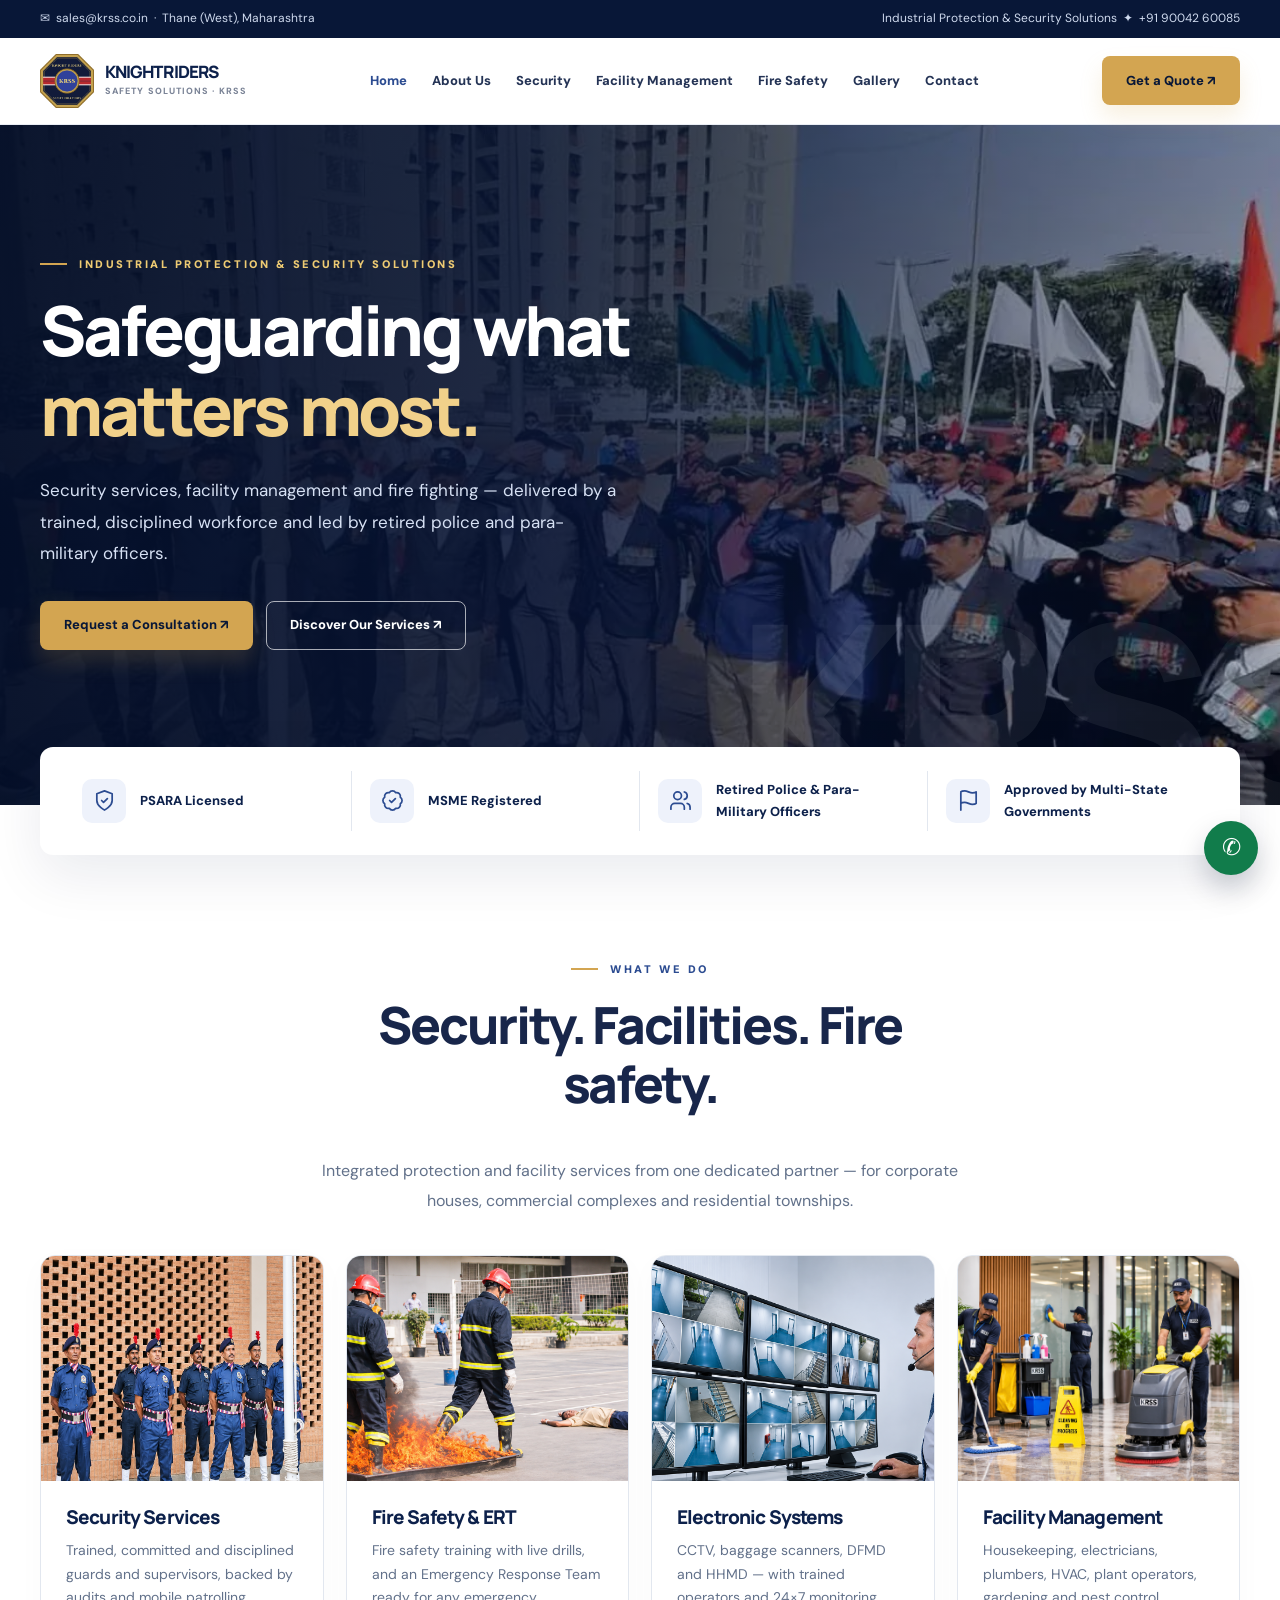
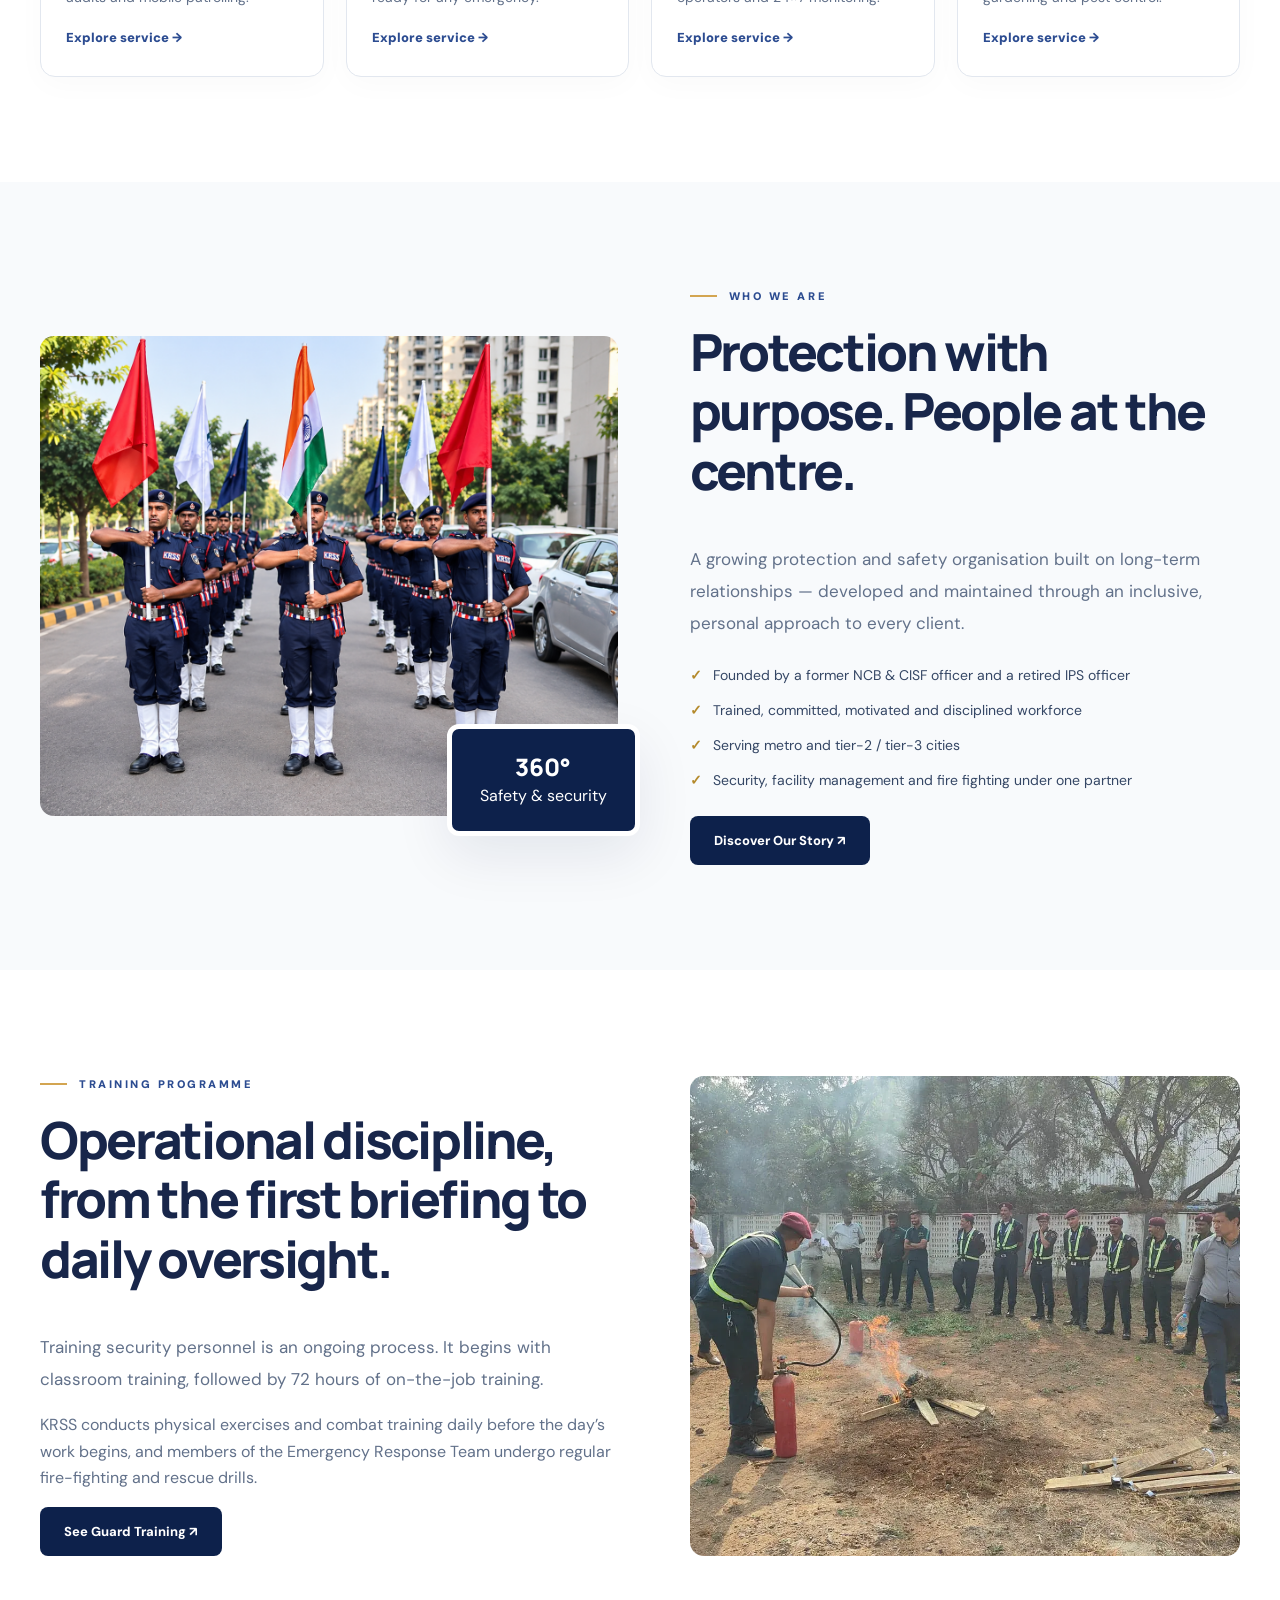
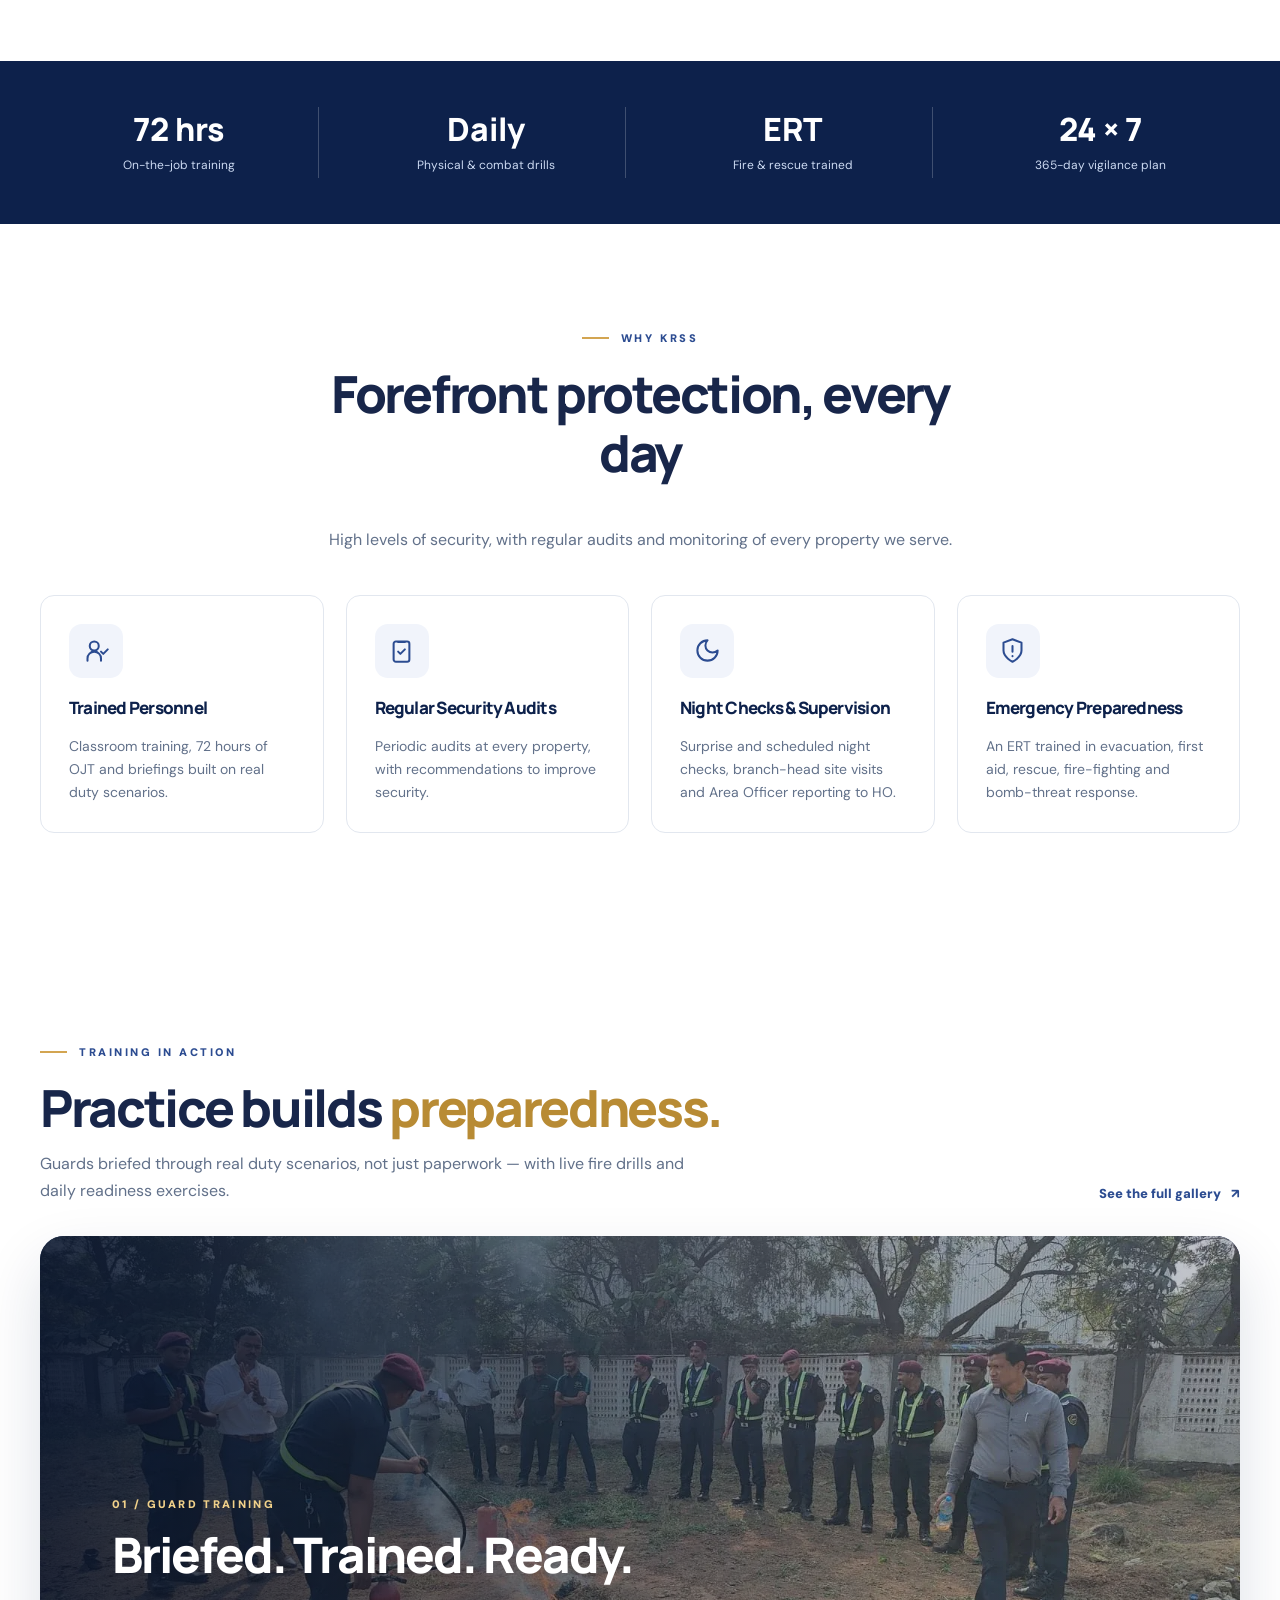
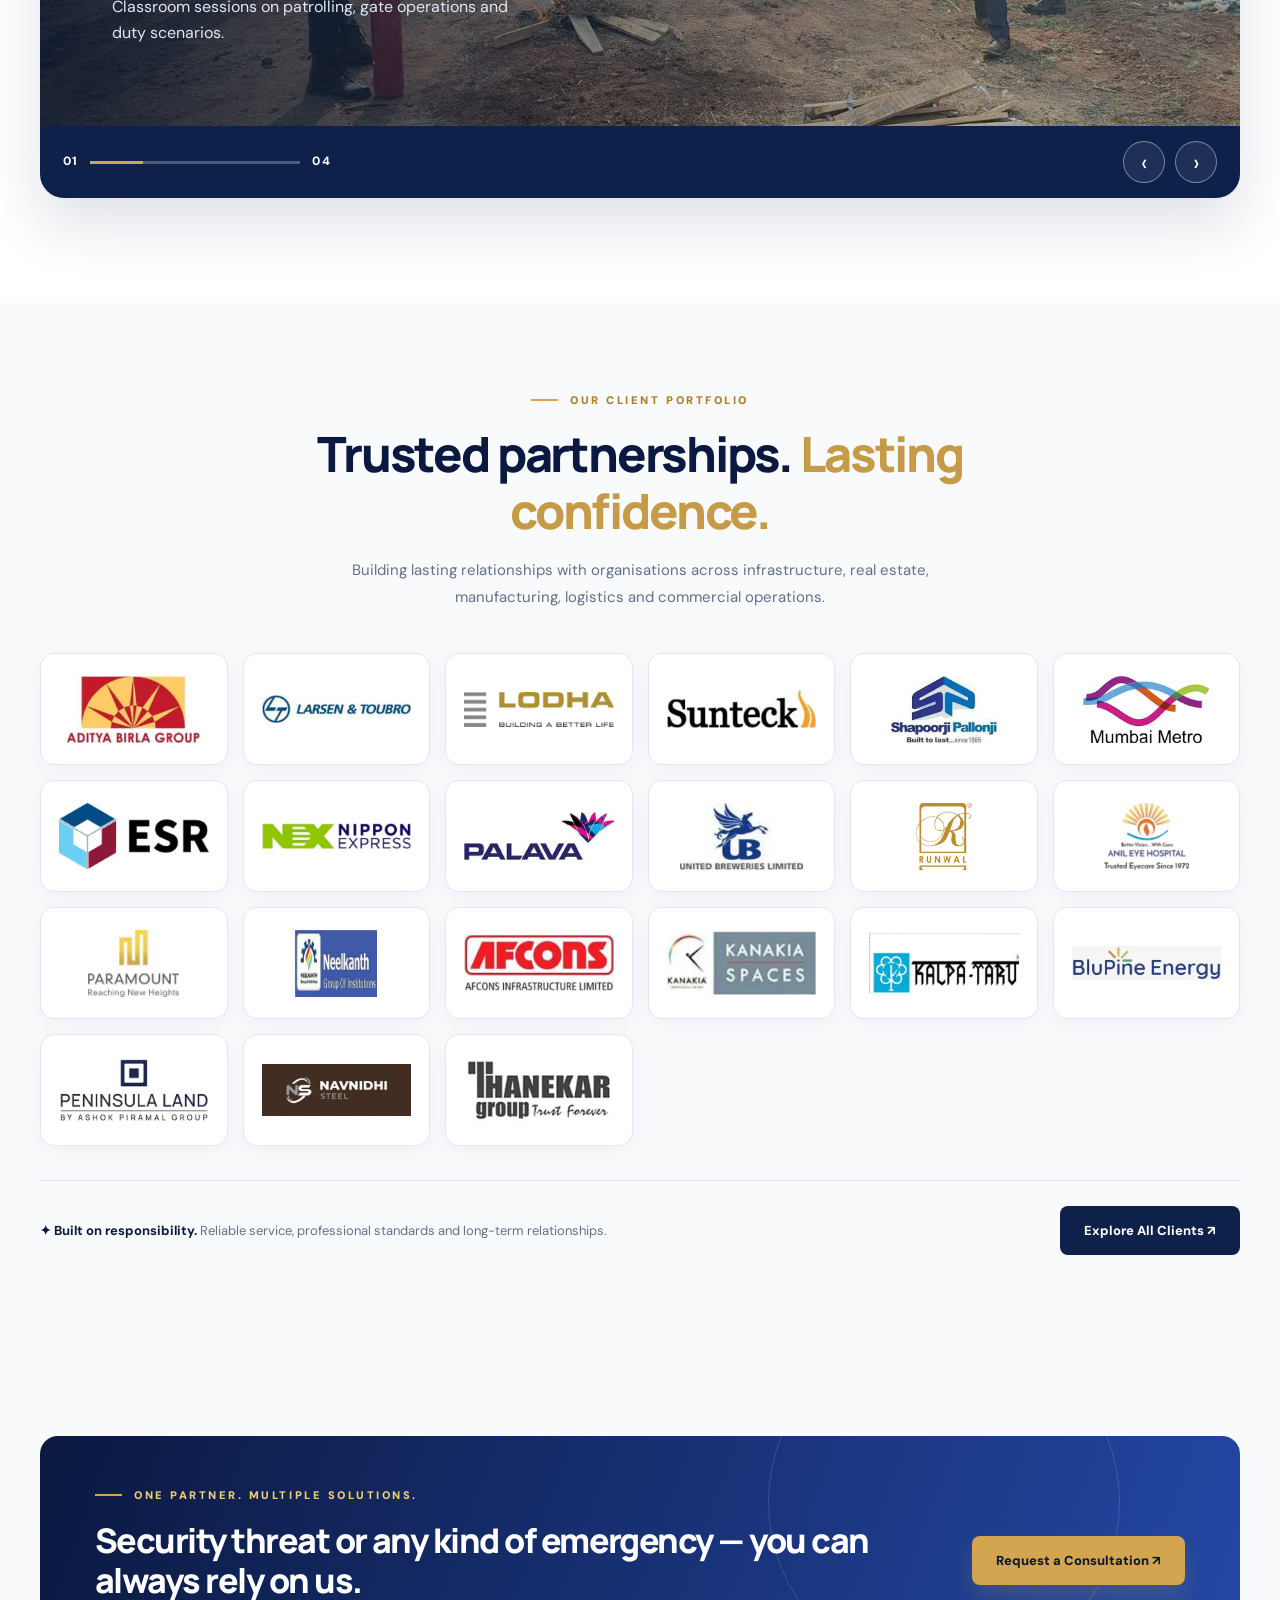
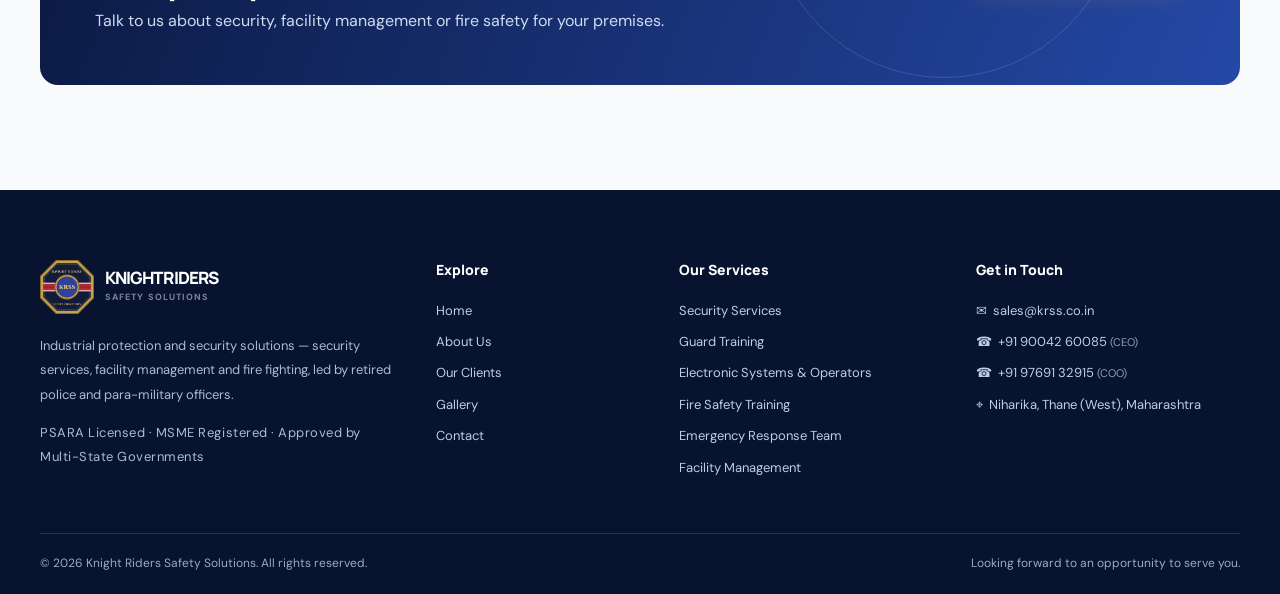
<file: index.html>
<!DOCTYPE html>

<html lang="en">
<head>
<meta charset="utf-8"/>
<meta content="width=device-width,initial-scale=1" name="viewport"/>
<meta content="Knight Riders Safety Solutions (KRSS): PSARA-licensed security services, facility management, fire safety training, emergency response and electronic security systems in Maharashtra." name="description"/>
<meta content="#0b1941" name="theme-color"/>
<meta content="light" name="color-scheme"/>
<title>Knight Riders Safety Solutions | Security, Facility Management &amp; Fire Safety</title>
<link href="assets/krss-emblem.webp" rel="icon" type="image/png"/>
<link href="assets/krss-emblem.webp" rel="apple-touch-icon"/>
<link href="https://fonts.googleapis.com" rel="preconnect"/>
<link href="style.css?v=krss-autoflow-2" rel="stylesheet"/>
</head>
<body>
<a class="skip-to-content" href="#main-content">Skip to main content</a>
<div class="topbar"><div class="container"><div>✉  <a href="mailto:sales@krss.co.in">sales@krss.co.in</a>  ·  Thane (West), Maharashtra</div><div>Industrial Protection &amp; Security Solutions  ✦  <a href="tel:+919004260085">+91 90042 60085</a></div></div></div>
<header class="header"><div class="container navwrap">
<a aria-label="KRSS Home" class="logo" href="index.html"><img alt="Knight Riders Safety Solutions logo" height="54" src="assets/krss-emblem.webp" width="54"/><span><strong>KNIGHT RIDERS</strong><small>SAFETY SOLUTIONS · KRSS</small></span></a>
<nav aria-label="Main navigation" class="navlinks" id="main-navigation"><a aria-current="page" class="active" href="index.html">Home</a><a href="about.html">About Us</a><a href="security.html">Security</a><a href="facility.html">Facility Management</a><a href="fire-safety.html">Fire Safety</a><a href="gallery.html">Gallery</a><a href="contact.html">Contact</a></nav>
<a class="btn btn-gold" href="contact.html">Get a Quote ↗</a>
<button aria-controls="main-navigation" aria-expanded="false" aria-label="Toggle navigation" class="menu-toggle" type="button">☰</button>
</div></header>
<main id="main-content">
<section class="hero"><div class="hero-bg"></div><div class="container"><div class="hero-content">
<div class="eyebrow light-eyebrow">Industrial Protection &amp; Security Solutions</div>
<h1>Safeguarding what <span>matters most.</span></h1>
<p>Security services, facility management and fire fighting — delivered by a trained, disciplined workforce and led by retired police and para-military officers.</p>
<div class="hero-actions"><a class="btn btn-gold" href="contact.html">Request a Consultation ↗</a><a class="btn btn-outline" href="#services">Discover Our Services ↗</a></div>
</div></div><div class="hero-mark">KRSS</div></section>
<div class="trust-strip container"><div class="trust-inner"><div class="trust-item"><span class="trust-icon"><span aria-hidden="true" class="krss-icon" data-icon="shield-check"></span></span><span>PSARA Licensed</span></div><div class="trust-item"><span class="trust-icon"><span aria-hidden="true" class="krss-icon" data-icon="badge-check"></span></span><span>MSME Registered</span></div><div class="trust-item"><span class="trust-icon"><span aria-hidden="true" class="krss-icon" data-icon="users"></span></span><span>Retired Police &amp; Para-Military Officers</span></div><div class="trust-item"><span class="trust-icon"><span aria-hidden="true" class="krss-icon" data-icon="flag"></span></span><span>Approved by Multi-State Governments</span></div></div></div>
<section class="section" id="services"><div class="container">
<div class="section-title center reveal"><div class="eyebrow">What We Do</div><h2>Security. Facilities. Fire safety.</h2><p>Integrated protection and facility services from one dedicated partner — for corporate houses, commercial complexes and residential townships.</p></div>
<div class="grid4">
<article class="service-card reveal"><div class="photo"><img alt="KRSS uniformed security guards" decoding="async" loading="lazy" src="assets/security-team.png"/></div><div class="info"><h3>Security Services</h3><p>Trained, committed and disciplined guards and supervisors, backed by audits and mobile patrolling.</p><a class="text-link" href="security.html">Explore service →</a></div></article>
<article class="service-card reveal"><div class="photo"><img alt="KRSS fire safety training session" decoding="async" loading="lazy" src="assets/ert-team.png"/></div><div class="info"><h3>Fire Safety &amp; ERT</h3><p>Fire safety training with live drills, and an Emergency Response Team ready for any emergency.</p><a class="text-link" href="fire-safety.html">Explore service →</a></div></article>
<article class="service-card reveal"><div class="photo"><img alt="Operator monitoring CCTV screens" decoding="async" loading="lazy" src="assets/profile-monitoring.png"/></div><div class="info"><h3>Electronic Systems</h3><p>CCTV, baggage scanners, DFMD and HHMD — with trained operators and 24×7 monitoring.</p><a class="text-link" href="security.html#electronic">Explore service →</a></div></article>
<article class="service-card reveal"><div class="photo"><img alt="Housekeeping staff at work" decoding="async" loading="lazy" src="assets/profile-housekeeping.png"/></div><div class="info"><h3>Facility Management</h3><p>Housekeeping, electricians, plumbers, HVAC, plant operators, gardening and pest control.</p><a class="text-link" href="facility.html">Explore service →</a></div></article>
</div></div></section>
<section class="section section-muted"><div class="container split">
<div class="image-figure reveal"><img alt="KRSS security personnel on parade" decoding="async" loading="lazy" src="assets/KRSS Security Guard Flag Parade.png"/><div class="stamp"><b>360°</b>Safety &amp; security</div></div>
<div class="reveal"><div class="eyebrow">Who We Are</div><h2>Protection with purpose. People at the centre.</h2>
<p class="lead">A growing protection and safety organisation built on long-term relationships — developed and maintained through an inclusive, personal approach to every client.</p>
<ul class="ticklist"><li>Founded by a former NCB &amp; CISF officer and a retired IPS officer</li><li>Trained, committed, motivated and disciplined workforce</li><li>Serving metro and tier-2 / tier-3 cities</li><li>Security, facility management and fire fighting under one partner</li></ul>
<a class="btn btn-navy" href="about.html">Discover Our Story ↗</a></div>
</div></section>
<section class="section"><div class="container split">
<div class="reveal"><div class="eyebrow">Training Programme</div><h2>Operational discipline, from the first briefing to daily oversight.</h2>
<p class="lead">Training security personnel is an ongoing process. It begins with classroom training, followed by 72 hours of on-the-job training.</p>
<p>KRSS conducts physical exercises and combat training daily before the day’s work begins, and members of the Emergency Response Team undergo regular fire-fighting and rescue drills.</p>
<a class="btn btn-navy" href="security.html#guard-training">See Guard Training ↗</a></div>
<div class="image-figure reveal"><img alt="KRSS security guard training session" decoding="async" loading="lazy" src="assets/safety-briefing.webp"/></div>
</div></section>
<div class="stats-band"><div class="container stats">
<div class="stat reveal"><b>72 hrs</b><span>On-the-job training</span></div>
<div class="stat reveal"><b>Daily</b><span>Physical &amp; combat drills</span></div>
<div class="stat reveal"><b>ERT</b><span>Fire &amp; rescue trained</span></div>
<div class="stat reveal"><b>24 × 7</b><span>365-day vigilance plan</span></div>
</div></div>
<section class="section"><div class="container">
<div class="section-title center reveal"><div class="eyebrow">Why KRSS</div><h2>Forefront protection, every day</h2><p>High levels of security, with regular audits and monitoring of every property we serve.</p></div>
<div class="grid4">
<div class="feature reveal"><div class="f-icon"><span aria-hidden="true" class="krss-icon" data-icon="user-round-check"></span></div><h3>Trained Personnel</h3><p>Classroom training, 72 hours of OJT and briefings built on real duty scenarios.</p></div>
<div class="feature reveal"><div class="f-icon"><span aria-hidden="true" class="krss-icon" data-icon="clipboard-check"></span></div><h3>Regular Security Audits</h3><p>Periodic audits at every property, with recommendations to improve security.</p></div>
<div class="feature reveal"><div class="f-icon"><span aria-hidden="true" class="krss-icon" data-icon="moon"></span></div><h3>Night Checks &amp; Supervision</h3><p>Surprise and scheduled night checks, branch-head site visits and Area Officer reporting to HO.</p></div>
<div class="feature reveal"><div class="f-icon"><span aria-hidden="true" class="krss-icon" data-icon="shield-alert"></span></div><h3>Emergency Preparedness</h3><p>An ERT trained in evacuation, first aid, rescue, fire-fighting and bomb-threat response.</p></div>
</div></div></section>
<section class="section training-showcase section-muted" id="training"><div class="container">
<div class="section-head-row reveal"><div><div class="eyebrow">Training in Action</div><h2>Practice builds <span class="gold-text">preparedness.</span></h2><p>Guards briefed through real duty scenarios, not just paperwork — with live fire drills and daily readiness exercises.</p></div><a class="text-link" href="gallery.html">See the full gallery <span aria-hidden="true">↗</span></a></div>
<div aria-label="KRSS training photographs" aria-roledescription="carousel" class="training-carousel" tabindex="0">
<div class="training-viewport"><div class="training-track">
<article aria-roledescription="slide" class="training-slide"><img alt="KRSS guards in a classroom training session" decoding="async" loading="lazy" src="assets/safety-briefing.webp"/><div class="training-overlay"><span>01 / GUARD TRAINING</span><h3>Briefed. Trained. Ready.</h3><p>Classroom sessions on patrolling, gate operations and duty scenarios.</p></div></article>
<article aria-roledescription="slide" class="training-slide"><img alt="KRSS live fire extinguisher drill" decoding="async" loading="lazy" src="assets/fire-field.webp"/><div class="training-overlay"><span>02 / FIRE SAFETY</span><h3>Live fire drills.</h3><p>Classroom briefings and live drills for every guard on duty.</p></div></article>
<article aria-roledescription="slide" class="training-slide"><img alt="KRSS emergency response and evacuation training" decoding="async" loading="lazy" src="assets/evacuation.webp"/><div class="training-overlay"><span>03 / EMERGENCY RESPONSE</span><h3>Always ready.</h3><p>Calm evacuation, first aid, rescue and fire extinguishing.</p></div></article>
<article aria-roledescription="slide" class="training-slide"><img alt="KRSS personnel lined up during training" decoding="async" loading="lazy" src="assets/training-line.webp"/><div class="training-overlay"><span>04 / OPERATIONAL DISCIPLINE</span><h3>Readiness starts daily.</h3><p>Physical exercises and combat training before the day’s work begins.</p></div></article>
</div></div>
<div class="training-controls"><div class="training-progress"><span class="training-current">01</span><span class="progress-track"><span class="progress-fill"></span></span><span>04</span></div><div class="training-nav"><button aria-label="Previous training photo" class="training-prev">‹</button><button aria-label="Next training photo" class="training-next">›</button></div></div>
</div></div></section>
<!-- KRSS ONE ROW · ORIGINAL COLOUR · AUTO FLOW -->
<section aria-labelledby="krss-clients-title" class="krss-static-clients" id="clients">
<div class="container">
<div class="krss-static-heading reveal"><div class="eyebrow">OUR CLIENT PORTFOLIO</div>
<h2 id="krss-clients-title">Trusted partnerships.<span> Lasting confidence.</span></h2>
<p>Building lasting relationships with organisations across infrastructure, real estate, manufacturing, logistics and commercial operations.</p></div>
<div aria-label="Client organisations" class="krss-static-grid"><div class="krss-static-card"><img alt="Aditya Birla Group" decoding="async" height="66" loading="lazy" src="assets/client-logo-01.webp" width="150"/></div><div class="krss-static-card"><img alt="Larsen &amp; Toubro" decoding="async" height="66" loading="lazy" src="assets/client-logo-05.webp" width="150"/></div><div class="krss-static-card"><img alt="Lodha" decoding="async" height="66" loading="lazy" src="assets/client-logo-06.webp" width="150"/></div><div class="krss-static-card"><img alt="Sunteck" decoding="async" height="66" loading="lazy" src="assets/client-logo-09.webp" width="150"/></div><div class="krss-static-card"><img alt="Shapoorji Pallonji" decoding="async" height="66" loading="lazy" src="assets/client-logo-14.webp" width="150"/></div><div class="krss-static-card"><img alt="Mumbai Metro" decoding="async" height="66" loading="lazy" src="assets/client-logo-17.webp" width="150"/></div><div class="krss-static-card"><img alt="ESR" decoding="async" height="66" loading="lazy" src="assets/client-logo-02.webp" width="150"/></div><div class="krss-static-card"><img alt="Nippon Express" decoding="async" height="66" loading="lazy" src="assets/client-logo-03.webp" width="150"/></div><div class="krss-static-card"><img alt="Palava" decoding="async" height="66" loading="lazy" src="assets/client-logo-04.webp" width="150"/></div><div class="krss-static-card"><img alt="United Breweries" decoding="async" height="66" loading="lazy" src="assets/client-logo-07.webp" width="150"/></div><div class="krss-static-card"><img alt="Runwal" decoding="async" height="66" loading="lazy" src="assets/client-logo-08.webp" width="150"/></div><div class="krss-static-card"><img alt="Anil Eye Hospital" decoding="async" height="66" loading="lazy" src="assets/client-logo-10.webp" width="150"/></div><div class="krss-static-card"><img alt="KRSS client organisation" decoding="async" height="66" loading="lazy" src="assets/client-logo-11.webp" width="150"/></div><div class="krss-static-card"><img alt="KRSS client organisation" decoding="async" height="66" loading="lazy" src="assets/client-logo-12.webp" width="150"/></div><div class="krss-static-card"><img alt="KRSS client organisation" decoding="async" height="66" loading="lazy" src="assets/client-logo-13.webp" width="150"/></div><div class="krss-static-card"><img alt="KRSS client organisation" decoding="async" height="66" loading="lazy" src="assets/client-logo-15.webp" width="150"/></div><div class="krss-static-card"><img alt="KRSS client organisation" decoding="async" height="66" loading="lazy" src="assets/client-logo-16.webp" width="150"/></div><div class="krss-static-card"><img alt="KRSS client organisation" decoding="async" height="66" loading="lazy" src="assets/client-logo-18.webp" width="150"/></div><div class="krss-static-card"><img alt="KRSS client organisation" decoding="async" height="66" loading="lazy" src="assets/client-logo-19.webp" width="150"/></div><div class="krss-static-card"><img alt="KRSS client organisation" decoding="async" height="66" loading="lazy" src="assets/client-logo-20.webp" width="150"/></div><div class="krss-static-card"><img alt="KRSS client organisation" decoding="async" height="66" loading="lazy" src="assets/client-logo-21.webp" width="150"/></div></div><div class="krss-static-footer"><p><strong>✦ Built on responsibility.</strong> Reliable service, professional standards and long-term relationships.</p><a class="btn btn-navy" href="about.html#clients">Explore All Clients ↗</a></div></div></section>
<section class="section section-muted"><div class="container"><div class="banner-cta reveal home-cta"><div><div class="eyebrow light-eyebrow">One partner. Multiple solutions.</div><h2>Security threat or any kind of emergency — you can always rely on us.</h2><p>Talk to us about security, facility management or fire safety for your premises.</p></div><a class="btn btn-gold" href="contact.html">Request a Consultation ↗</a></div></div></section>
</main>
<footer class="footer"><div class="container">
<div class="footer-grid">
<div><a class="logo" href="index.html"><img alt="KRSS logo" height="54" loading="lazy" src="assets/krss-emblem.webp" width="54"/><span><strong>KNIGHT RIDERS</strong><small>SAFETY SOLUTIONS</small></span></a>
<p style="margin-top:20px">Industrial protection and security solutions — security services, facility management and fire fighting, led by retired police and para-military officers.</p>
<p class="footer-badges">PSARA Licensed · MSME Registered · Approved by Multi-State Governments</p></div>
<div><h4>Explore</h4><div class="footer-links"><a href="index.html">Home</a><a href="about.html">About Us</a><a href="about.html#clients">Our Clients</a><a href="gallery.html">Gallery</a><a href="contact.html">Contact</a></div></div>
<div><h4>Our Services</h4><div class="footer-links"><a href="security.html">Security Services</a><a href="security.html#guard-training">Guard Training</a><a href="security.html#electronic">Electronic Systems &amp; Operators</a><a href="fire-safety.html#training">Fire Safety Training</a><a href="fire-safety.html#ert">Emergency Response Team</a><a href="facility.html">Facility Management</a></div></div>
<div><h4>Get in Touch</h4><div class="footer-links footer-contact">
<a href="mailto:sales@krss.co.in">✉  sales@krss.co.in</a>
<a href="tel:+919004260085">☎  +91 90042 60085 <small>(CEO)</small></a>
<a href="tel:+919769132915">☎  +91 97691 32915 <small>(COO)</small></a>
<span>⌖  Niharika, Thane (West), Maharashtra</span></div></div>
</div>
<div class="footer-bottom"><span>© <span id="year">2026</span> Knight Riders Safety Solutions. All rights reserved.</span><span>Looking forward to an opportunity to serve you.</span></div>
</div></footer>
<a aria-label="Enquire on WhatsApp" class="float-contact" href="https://wa.me/919004260085?text=Hello%20KRSS%2C%20I%20would%20like%20to%20enquire%20about%20your%20services." rel="noopener noreferrer" target="_blank">✆</a>
<script defer="" src="script.js"></script>
<script>document.getElementById('year').textContent=new Date().getFullYear()</script>
</body>
</html>
</file>
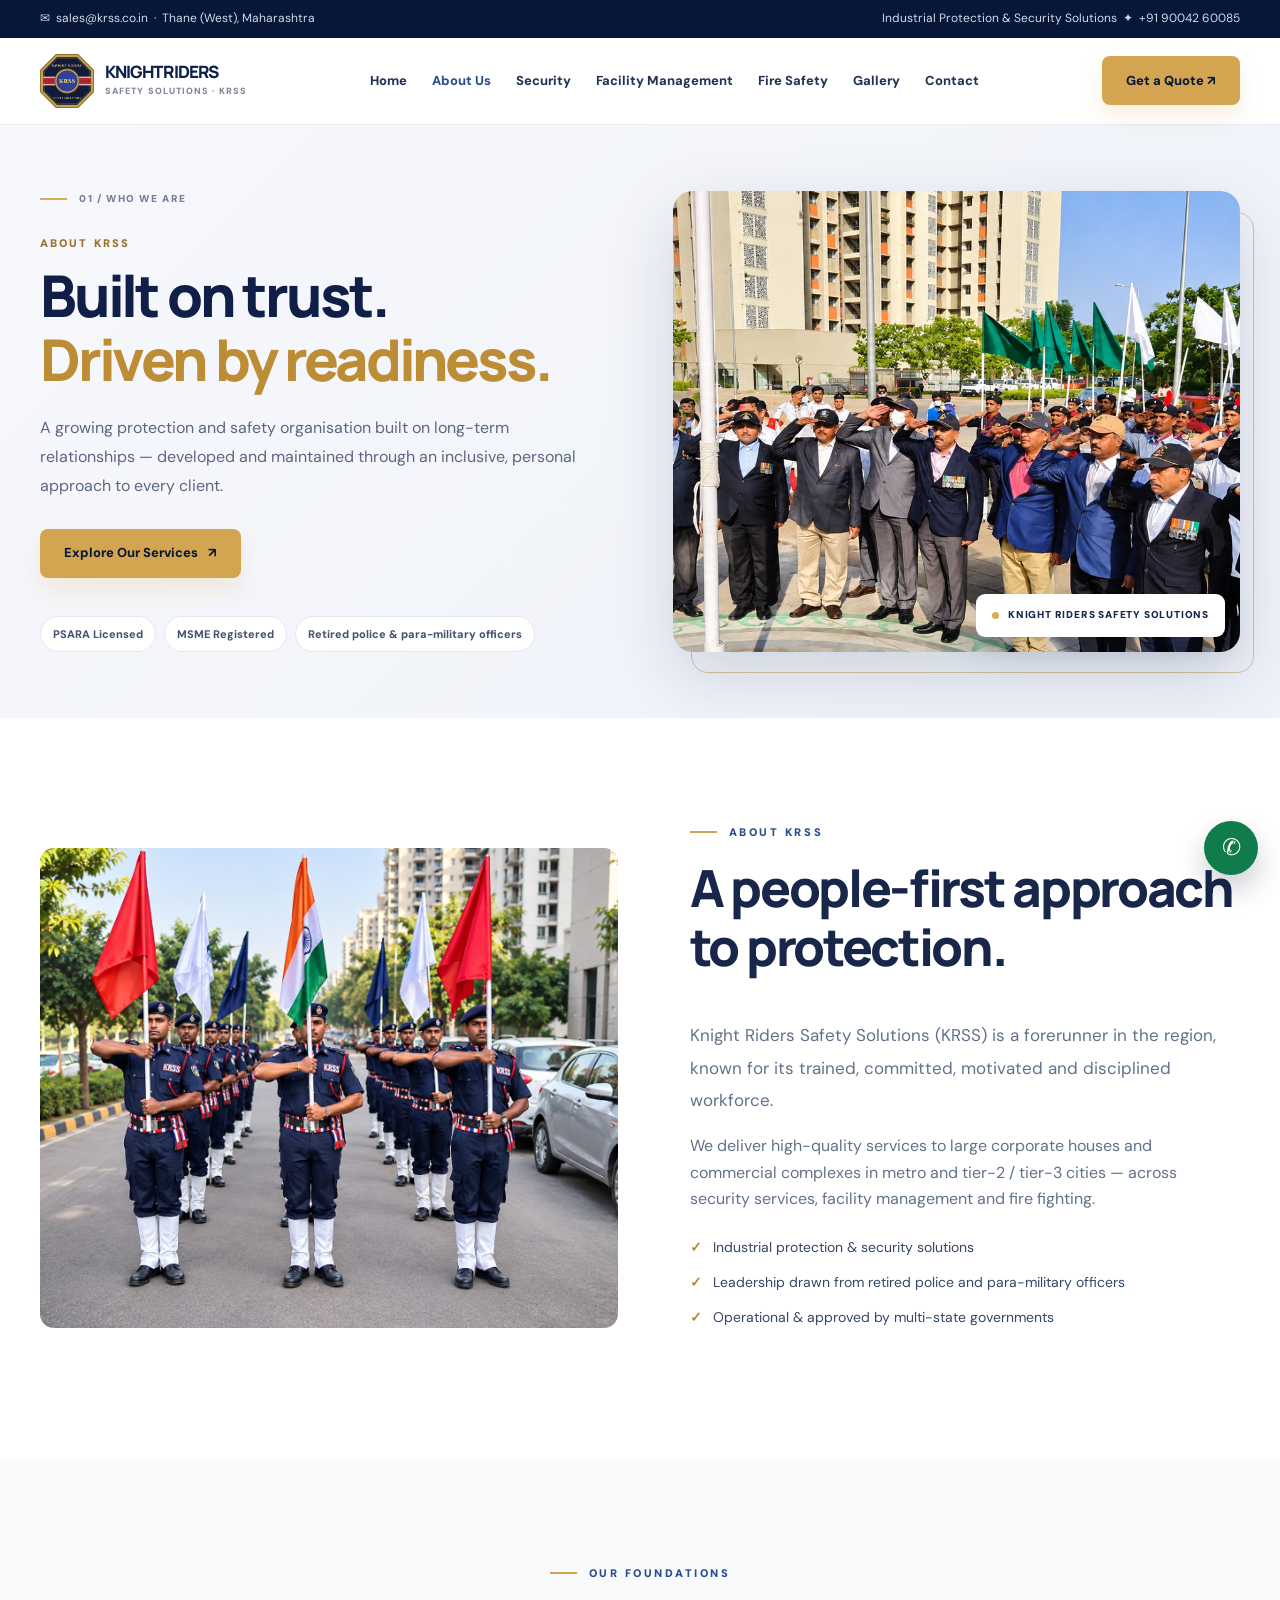
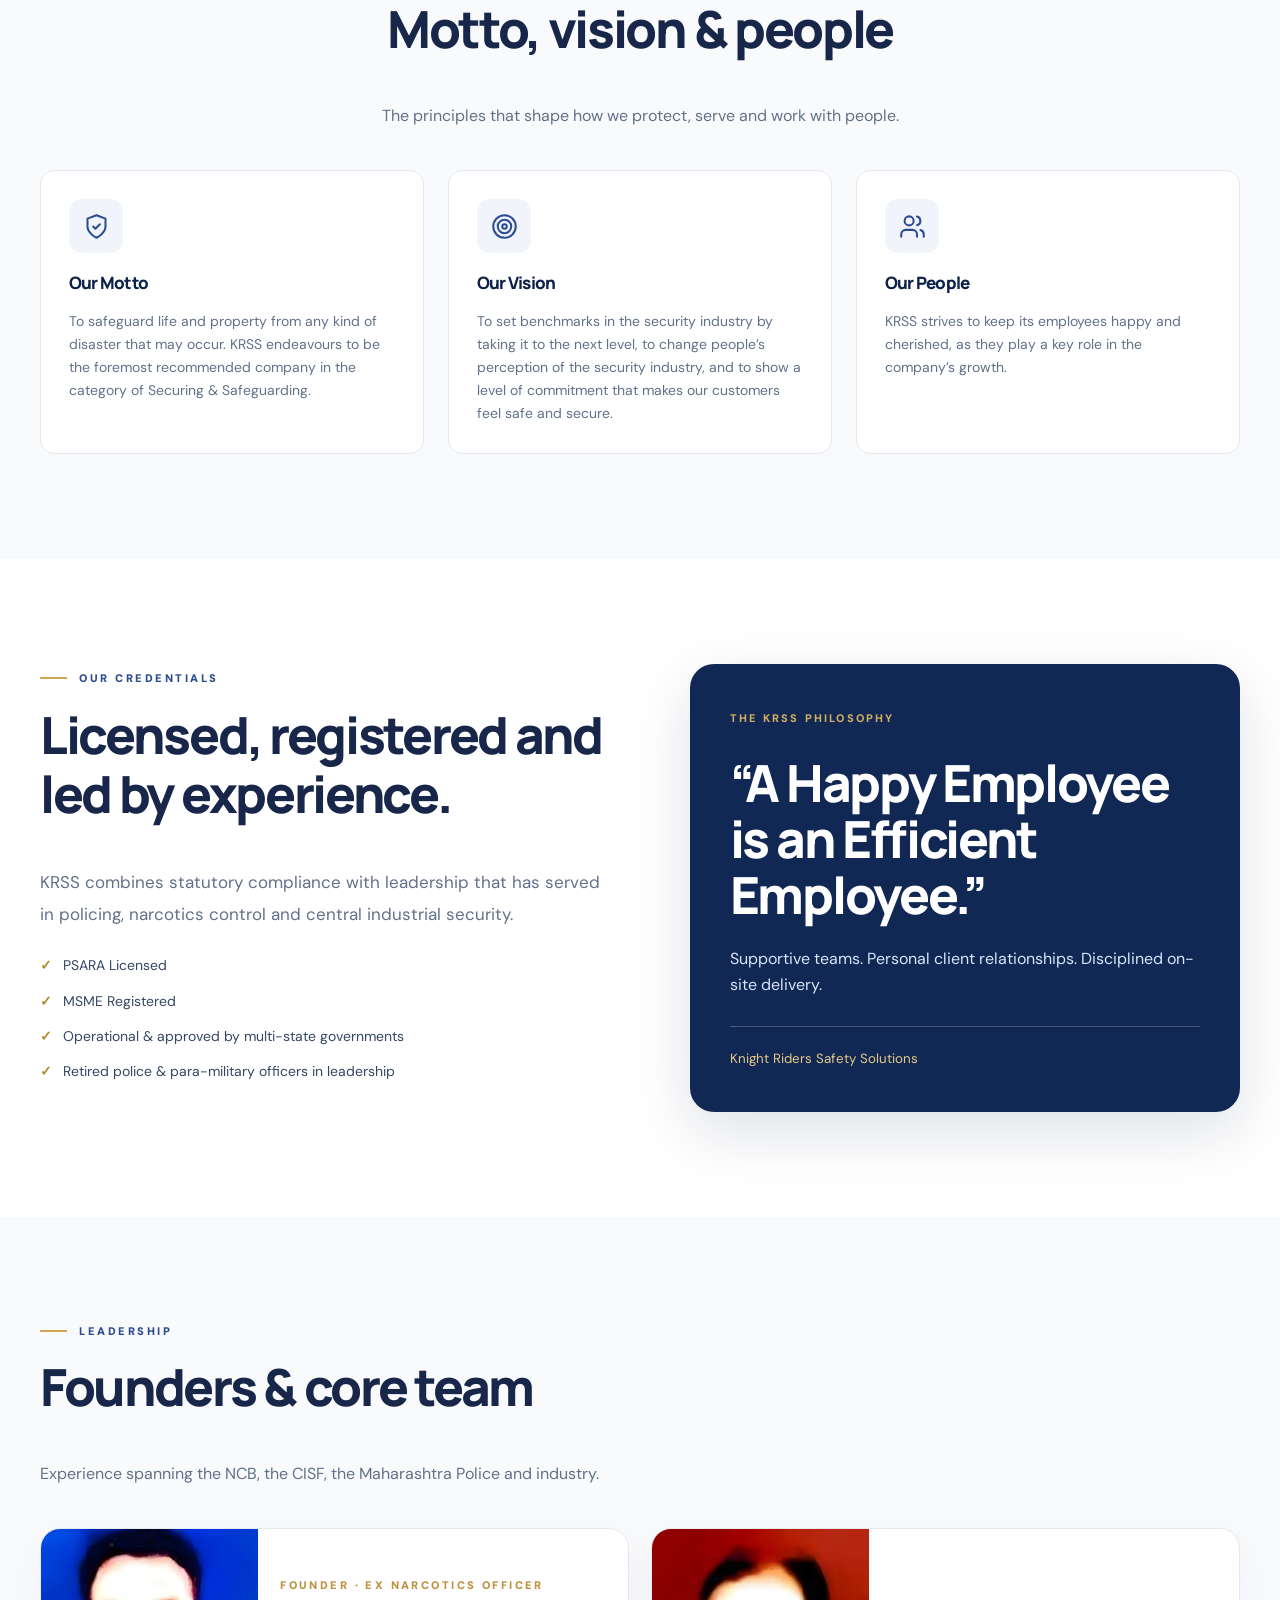
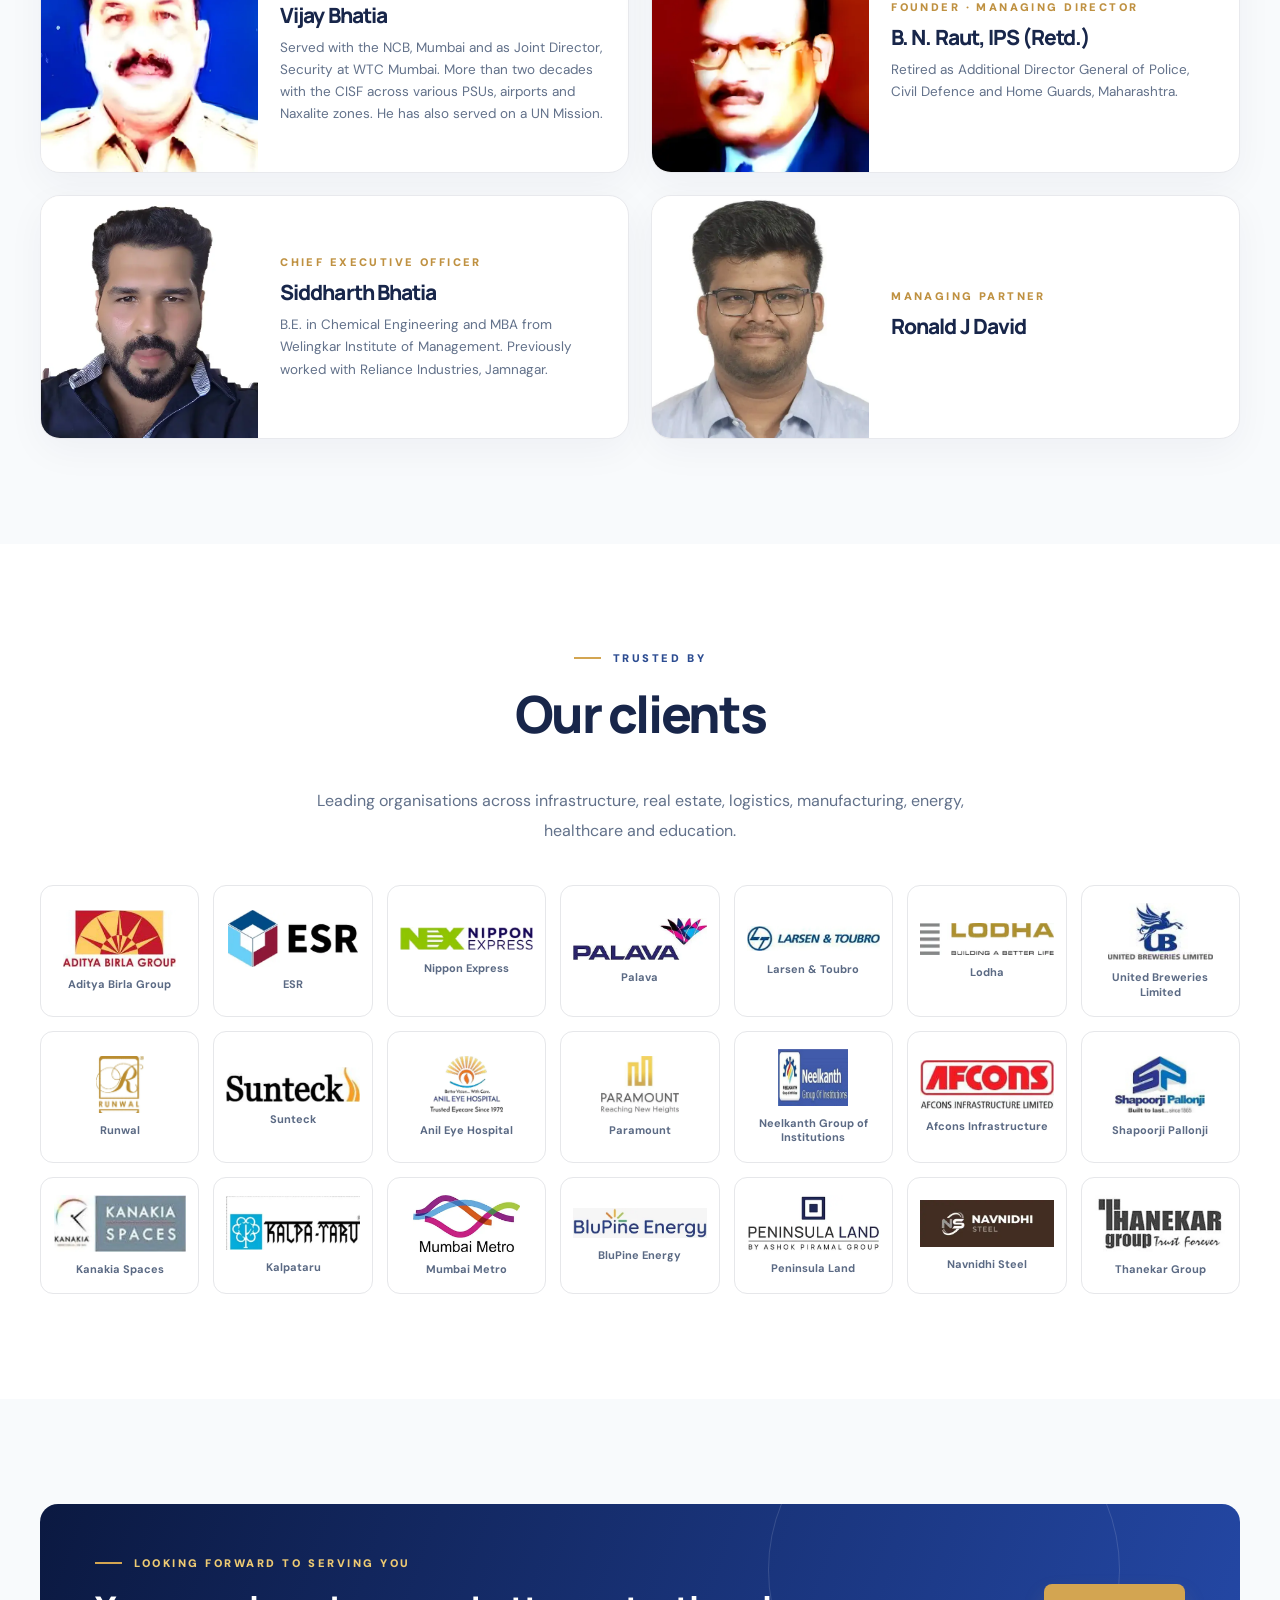
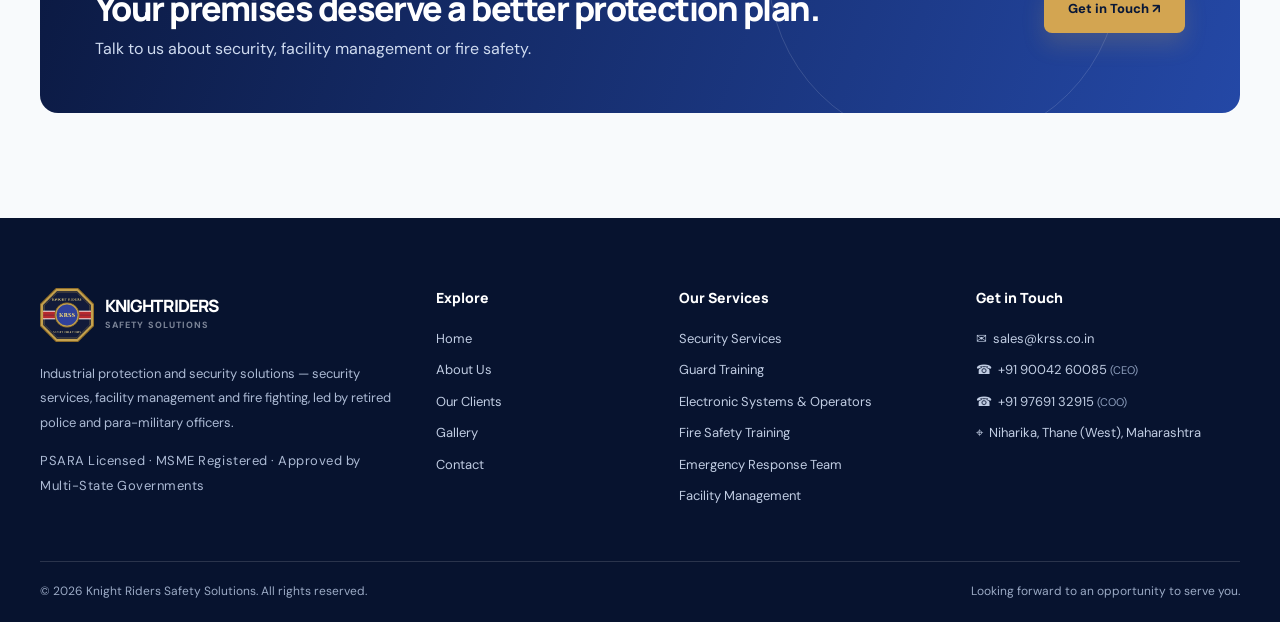
<file: about.html>
<!DOCTYPE html>
<html lang="en">
<head>
<meta charset="utf-8"/>
<meta name="viewport" content="width=device-width,initial-scale=1"/>
<meta name="description" content="About Knight Riders Safety Solutions (KRSS): our motto, vision, people, founders and core team, and the clients we serve."/>
<meta name="theme-color" content="#0b1941"/>
<meta name="color-scheme" content="light"/>
<title>About Us | Knight Riders Safety Solutions</title>
<link rel="icon" type="image/png" href="assets/krss-emblem-180.png"/>
<link rel="apple-touch-icon" href="assets/krss-emblem-180.png"/>
<link rel="preconnect" href="https://fonts.googleapis.com"/>
<link rel="stylesheet" href="style.css"/>
</head>
<body>
<a class="skip-to-content" href="#main-content">Skip to main content</a>
<div class="topbar"><div class="container"><div>✉&nbsp; <a href="mailto:sales@krss.co.in">sales@krss.co.in</a> &nbsp;·&nbsp; Thane (West), Maharashtra</div><div>Industrial Protection &amp; Security Solutions &nbsp;✦&nbsp; <a href="tel:+919004260085">+91 90042 60085</a></div></div></div>
<header class="header"><div class="container navwrap">
<a class="logo" href="index.html" aria-label="KRSS Home"><img src="assets/krss-emblem.webp" alt="Knight Riders Safety Solutions logo" width="54" height="54"/><span><strong>KNIGHT RIDERS</strong><small>SAFETY SOLUTIONS · KRSS</small></span></a>
<nav class="navlinks" id="main-navigation" aria-label="Main navigation"><a href="index.html">Home</a><a href="about.html" class="active" aria-current="page">About Us</a><a href="security.html">Security</a><a href="facility.html">Facility Management</a><a href="fire-safety.html">Fire Safety</a><a href="gallery.html">Gallery</a><a href="contact.html">Contact</a></nav>
<a class="btn btn-gold" href="contact.html">Get a Quote ↗</a>
<button type="button" class="menu-toggle" aria-controls="main-navigation" aria-expanded="false" aria-label="Toggle navigation">☰</button>
</div></header>
<main id="main-content">
<section class="editorial-hero hero-about"><div class="container editorial-shell">
<div class="editorial-copy"><div class="hero-index"><span class="index-line"></span>01 / WHO WE ARE</div><div class="editorial-kicker">ABOUT KRSS</div>
<h1>Built on trust.<br/><em>Driven by readiness.</em></h1><p>A growing protection and safety organisation built on long-term relationships — developed and maintained through an inclusive, personal approach to every client.</p><div class="editorial-actions"><a class="btn btn-gold" href="security.html">Explore Our Services <span aria-hidden="true">↗</span></a></div><div class="hero-chips"><span>PSARA Licensed</span><span>MSME Registered</span><span>Retired police &amp; para-military officers</span></div></div>
<div class="editorial-visual"><img src="assets/officers-salute.png" alt="KRSS officers saluting at a flag-hoisting ceremony" loading="eager" fetchpriority="high" decoding="async"/><div class="photo-tag"><span class="photo-tag-dot"></span>KNIGHT RIDERS SAFETY SOLUTIONS</div></div>
</div></section>
<section class="section"><div class="container split">
<div class="image-figure reveal"><img src="assets/KRSS Security Guard Flag Parade.png" alt="KRSS security personnel on parade" loading="lazy" decoding="async"/></div>
<div class="reveal"><div class="eyebrow">About KRSS</div><h2>A people-first approach to protection.</h2>
<p class="lead">Knight Riders Safety Solutions (KRSS) is a forerunner in the region, known for its trained, committed, motivated and disciplined workforce.</p>
<p>We deliver high-quality services to large corporate houses and commercial complexes in metro and tier-2 / tier-3 cities — across security services, facility management and fire fighting.</p>
<ul class="ticklist"><li>Industrial protection &amp; security solutions</li><li>Leadership drawn from retired police and para-military officers</li><li>Operational &amp; approved by multi-state governments</li></ul></div>
</div></section>

<section class="section section-muted"><div class="container">
<div class="section-title center reveal"><div class="eyebrow">Our Foundations</div><h2>Motto, vision &amp; people</h2><p>The principles that shape how we protect, serve and work with people.</p></div>
<div class="grid3">
<div class="feature reveal"><div class="f-icon"><span class="krss-icon" data-icon="shield-check" aria-hidden="true"></span></div><h3>Our Motto</h3><p>To safeguard life and property from any kind of disaster that may occur. KRSS endeavours to be the foremost recommended company in the category of Securing &amp; Safeguarding.</p></div>
<div class="feature reveal"><div class="f-icon"><span class="krss-icon" data-icon="target" aria-hidden="true"></span></div><h3>Our Vision</h3><p>To set benchmarks in the security industry by taking it to the next level, to change people’s perception of the security industry, and to show a level of commitment that makes our customers feel safe and secure.</p></div>
<div class="feature reveal"><div class="f-icon"><span class="krss-icon" data-icon="users" aria-hidden="true"></span></div><h3>Our People</h3><p>KRSS strives to keep its employees happy and cherished, as they play a key role in the company’s growth.</p></div>
</div></div></section>

<section class="section"><div class="container split about-values">
<div class="reveal"><div class="eyebrow">Our Credentials</div><h2>Licensed, registered and led by experience.</h2>
<p class="lead">KRSS combines statutory compliance with leadership that has served in policing, narcotics control and central industrial security.</p>
<ul class="ticklist"><li>PSARA Licensed</li><li>MSME Registered</li><li>Operational &amp; approved by multi-state governments</li><li>Retired police &amp; para-military officers in leadership</li></ul></div>
<div class="value-note reveal"><span>THE KRSS PHILOSOPHY</span><h3>“A Happy Employee is an Efficient Employee.”</h3><p>Supportive teams. Personal client relationships. Disciplined on-site delivery.</p><div class="value-line"></div><small>Knight Riders Safety Solutions</small></div>
</div></section>

<section class="section section-muted"><div class="container">
<div class="section-title reveal"><div class="eyebrow">Leadership</div><h2>Founders &amp; core team</h2><p>Experience spanning the NCB, the CISF, the Maharashtra Police and industry.</p></div>
<div class="leadership-grid">
<article class="leader-card reveal"><div class="leader-portrait"><img src="assets/leader-1.webp" alt="Vijay Bhatia, Founder · Ex Narcotics Officer" loading="lazy" decoding="async"/></div><div class="leader-details"><span class="subtle-overline">Founder · Ex Narcotics Officer</span><h3>Vijay Bhatia</h3><p>Served with the NCB, Mumbai and as Joint Director, Security at WTC Mumbai. More than two decades with the CISF across various PSUs, airports and Naxalite zones. He has also served on a UN Mission.</p></div></article>
<article class="leader-card reveal"><div class="leader-portrait"><img src="assets/leader-2.webp" alt="B. N. Raut, IPS (Retd.), Founder · Managing Director" loading="lazy" decoding="async"/></div><div class="leader-details"><span class="subtle-overline">Founder · Managing Director</span><h3>B. N. Raut, IPS (Retd.)</h3><p>Retired as Additional Director General of Police, Civil Defence and Home Guards, Maharashtra.</p></div></article>
<article class="leader-card reveal"><div class="leader-portrait"><img src="assets/leader-3.webp" alt="Siddharth Bhatia, Chief Executive Officer" loading="lazy" decoding="async"/></div><div class="leader-details"><span class="subtle-overline">Chief Executive Officer</span><h3>Siddharth Bhatia</h3><p>B.E. in Chemical Engineering and MBA from Welingkar Institute of Management. Previously worked with Reliance Industries, Jamnagar.</p></div></article>
<article class="leader-card reveal"><div class="leader-portrait"><img src="assets/leader-4.webp" alt="Ronald J David, Managing Partner" loading="lazy" decoding="async"/></div><div class="leader-details"><span class="subtle-overline">Managing Partner</span><h3>Ronald J David</h3></div></article>
</div></div></section>

<section class="section" id="clients"><div class="container">
<div class="section-title center reveal"><div class="eyebrow">Trusted By</div><h2>Our clients</h2><p>Leading organisations across infrastructure, real estate, logistics, manufacturing, energy, healthcare and education.</p></div>
<div class="client-brand-grid"><figure class="client-brand reveal"><img src="assets/client-logo-01.webp" alt="Aditya Birla Group" loading="lazy" decoding="async"/><figcaption>Aditya Birla Group</figcaption></figure><figure class="client-brand reveal"><img src="assets/client-logo-02.webp" alt="ESR" loading="lazy" decoding="async"/><figcaption>ESR</figcaption></figure><figure class="client-brand reveal"><img src="assets/client-logo-03.webp" alt="Nippon Express" loading="lazy" decoding="async"/><figcaption>Nippon Express</figcaption></figure><figure class="client-brand reveal"><img src="assets/client-logo-04.webp" alt="Palava" loading="lazy" decoding="async"/><figcaption>Palava</figcaption></figure><figure class="client-brand reveal"><img src="assets/client-logo-05.webp" alt="Larsen &amp; Toubro" loading="lazy" decoding="async"/><figcaption>Larsen &amp; Toubro</figcaption></figure><figure class="client-brand reveal"><img src="assets/client-logo-06.webp" alt="Lodha" loading="lazy" decoding="async"/><figcaption>Lodha</figcaption></figure><figure class="client-brand reveal"><img src="assets/client-logo-07.webp" alt="United Breweries Limited" loading="lazy" decoding="async"/><figcaption>United Breweries Limited</figcaption></figure><figure class="client-brand reveal"><img src="assets/client-logo-08.webp" alt="Runwal" loading="lazy" decoding="async"/><figcaption>Runwal</figcaption></figure><figure class="client-brand reveal"><img src="assets/client-logo-09.webp" alt="Sunteck" loading="lazy" decoding="async"/><figcaption>Sunteck</figcaption></figure><figure class="client-brand reveal"><img src="assets/client-logo-10.webp" alt="Anil Eye Hospital" loading="lazy" decoding="async"/><figcaption>Anil Eye Hospital</figcaption></figure><figure class="client-brand reveal"><img src="assets/client-logo-11.webp" alt="Paramount" loading="lazy" decoding="async"/><figcaption>Paramount</figcaption></figure><figure class="client-brand reveal"><img src="assets/client-logo-12.webp" alt="Neelkanth Group of Institutions" loading="lazy" decoding="async"/><figcaption>Neelkanth Group of Institutions</figcaption></figure><figure class="client-brand reveal"><img src="assets/client-logo-13.webp" alt="Afcons Infrastructure" loading="lazy" decoding="async"/><figcaption>Afcons Infrastructure</figcaption></figure><figure class="client-brand reveal"><img src="assets/client-logo-14.webp" alt="Shapoorji Pallonji" loading="lazy" decoding="async"/><figcaption>Shapoorji Pallonji</figcaption></figure><figure class="client-brand reveal"><img src="assets/client-logo-15.webp" alt="Kanakia Spaces" loading="lazy" decoding="async"/><figcaption>Kanakia Spaces</figcaption></figure><figure class="client-brand reveal"><img src="assets/client-logo-16.webp" alt="Kalpataru" loading="lazy" decoding="async"/><figcaption>Kalpataru</figcaption></figure><figure class="client-brand reveal"><img src="assets/client-logo-17.webp" alt="Mumbai Metro" loading="lazy" decoding="async"/><figcaption>Mumbai Metro</figcaption></figure><figure class="client-brand reveal"><img src="assets/client-logo-18.webp" alt="BluPine Energy" loading="lazy" decoding="async"/><figcaption>BluPine Energy</figcaption></figure><figure class="client-brand reveal"><img src="assets/client-logo-19.webp" alt="Peninsula Land" loading="lazy" decoding="async"/><figcaption>Peninsula Land</figcaption></figure><figure class="client-brand reveal"><img src="assets/client-logo-20.webp" alt="Navnidhi Steel" loading="lazy" decoding="async"/><figcaption>Navnidhi Steel</figcaption></figure><figure class="client-brand reveal"><img src="assets/client-logo-21.webp" alt="Thanekar Group" loading="lazy" decoding="async"/><figcaption>Thanekar Group</figcaption></figure></div>
</div></section>
<section class="section section-muted"><div class="container"><div class="banner-cta reveal home-cta"><div><div class="eyebrow light-eyebrow">Looking forward to serving you</div><h2>Your premises deserve a better protection plan.</h2><p>Talk to us about security, facility management or fire safety.</p></div><a class="btn btn-gold" href="contact.html">Get in Touch ↗</a></div></div></section>
</main>
<footer class="footer"><div class="container">
<div class="footer-grid">
<div><a class="logo" href="index.html"><img src="assets/krss-emblem.webp" alt="KRSS logo" width="54" height="54" loading="lazy"/><span><strong>KNIGHT RIDERS</strong><small>SAFETY SOLUTIONS</small></span></a>
<p style="margin-top:20px">Industrial protection and security solutions — security services, facility management and fire fighting, led by retired police and para-military officers.</p>
<p class="footer-badges">PSARA Licensed · MSME Registered · Approved by Multi-State Governments</p></div>
<div><h4>Explore</h4><div class="footer-links"><a href="index.html">Home</a><a href="about.html">About Us</a><a href="about.html#clients">Our Clients</a><a href="gallery.html">Gallery</a><a href="contact.html">Contact</a></div></div>
<div><h4>Our Services</h4><div class="footer-links"><a href="security.html">Security Services</a><a href="security.html#guard-training">Guard Training</a><a href="security.html#electronic">Electronic Systems &amp; Operators</a><a href="fire-safety.html#training">Fire Safety Training</a><a href="fire-safety.html#ert">Emergency Response Team</a><a href="facility.html">Facility Management</a></div></div>
<div><h4>Get in Touch</h4><div class="footer-links footer-contact">
<a href="mailto:sales@krss.co.in">✉&nbsp; sales@krss.co.in</a>
<a href="tel:+919004260085">☎&nbsp; +91 90042 60085 <small>(CEO)</small></a>
<a href="tel:+919769132915">☎&nbsp; +91 97691 32915 <small>(COO)</small></a>
<span>⌖&nbsp; Niharika, Thane (West), Maharashtra</span></div></div>
</div>
<div class="footer-bottom"><span>© <span id="year">2026</span> Knight Riders Safety Solutions. All rights reserved.</span><span>Looking forward to an opportunity to serve you.</span></div>
</div></footer>
<a class="float-contact" href="https://wa.me/919004260085?text=Hello%20KRSS%2C%20I%20would%20like%20to%20enquire%20about%20your%20services." aria-label="Enquire on WhatsApp" target="_blank" rel="noopener noreferrer">✆</a>
<script src="script.js" defer></script>
<script>document.getElementById('year').textContent=new Date().getFullYear()</script>
</body>
</html>
</file>
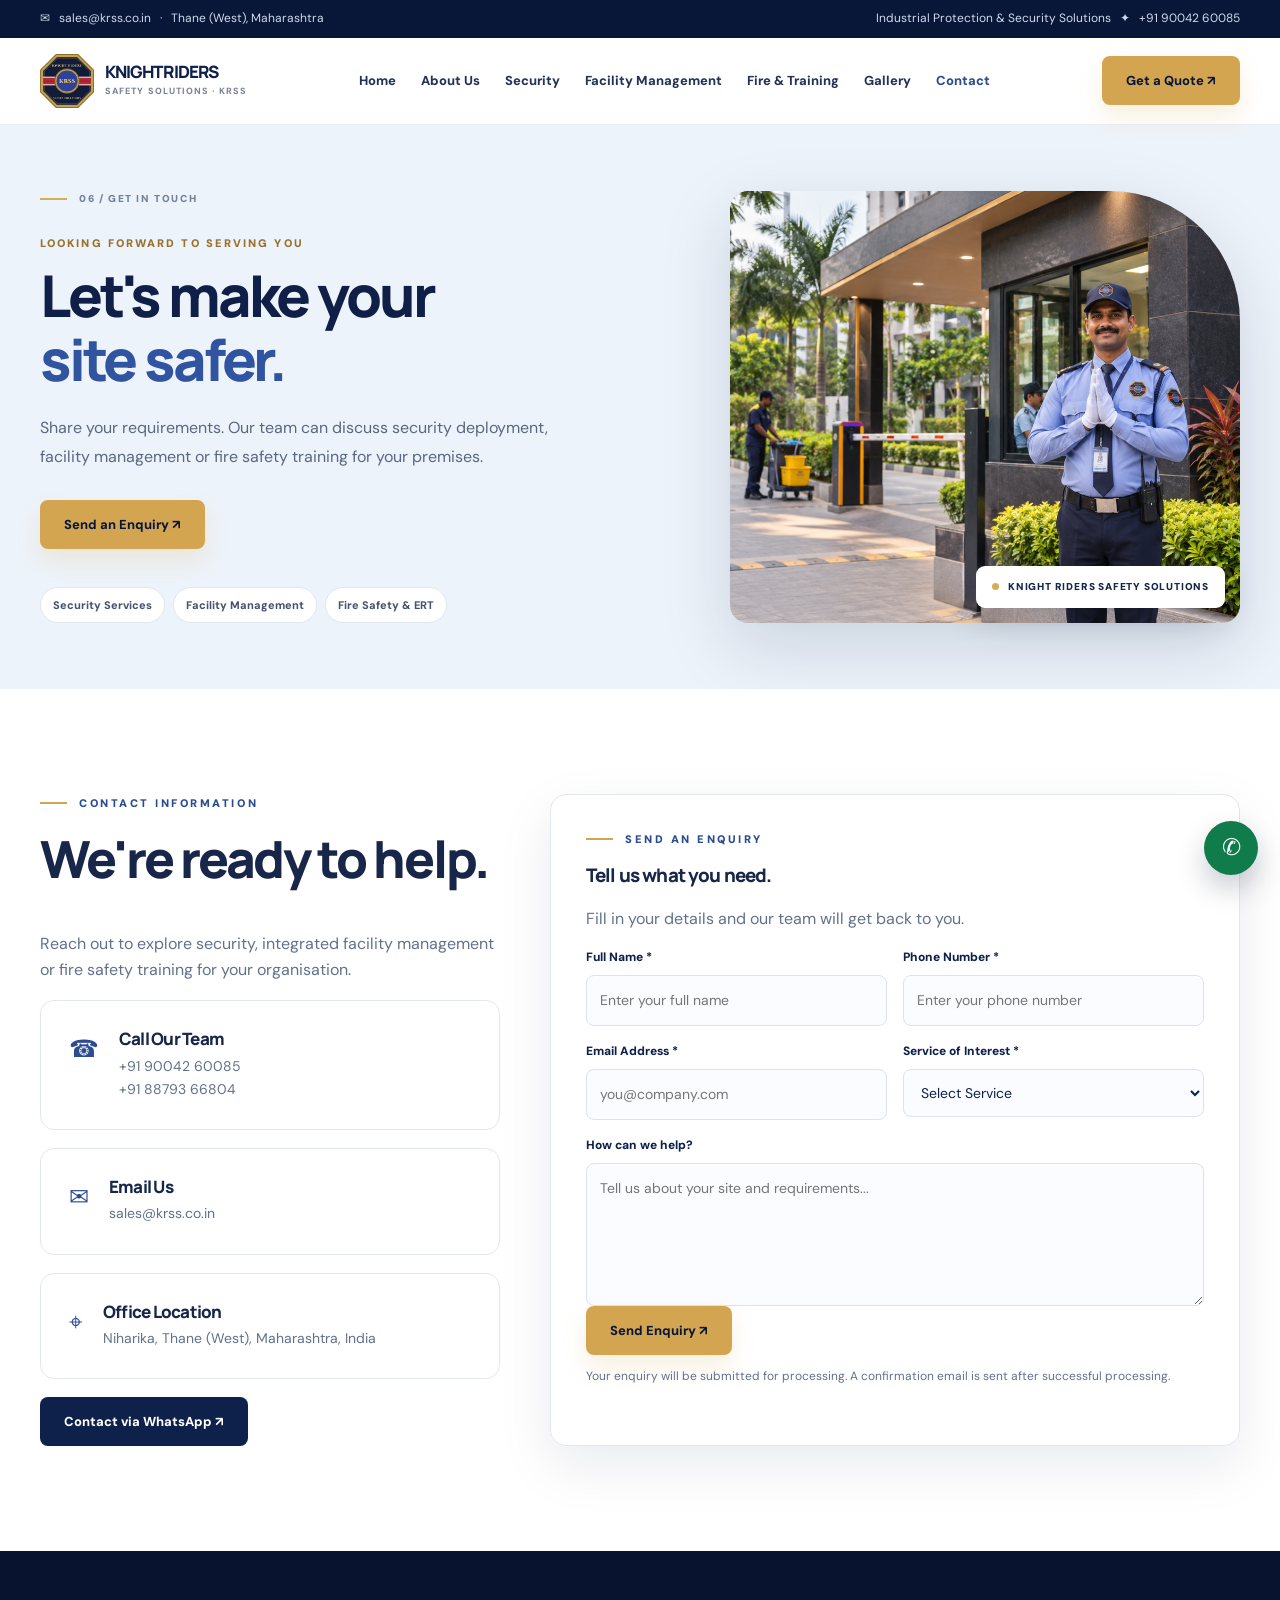
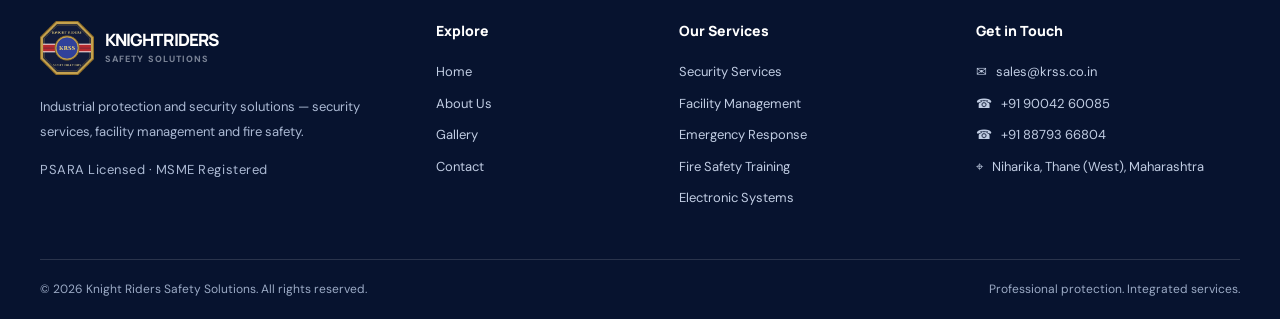
<file: contact.html>
<!DOCTYPE html>
<html lang="en">
<head>
  <meta charset="UTF-8">
  <meta name="viewport" content="width=device-width, initial-scale=1">

  <meta name="description"
    content="Contact Knight Riders Safety Solutions for security, facility management, fire safety and training services.">

  <meta name="theme-color" content="#0b1941">
  <meta name="color-scheme" content="light">

  <title>Contact Us | Knight Riders Safety Solutions</title>

  <link rel="icon" type="image/webp"
    href="assets/krss-emblem.webp">

  <link rel="preconnect"
    href="https://fonts.googleapis.com">

  <link rel="stylesheet" href="style.css">
</head>

<body>

<a class="skip-to-content" href="#main-content">
  Skip to main content
</a>

<!-- TOP BAR -->
<div class="topbar">
  <div class="container">
    <div>
      ✉ &nbsp;
      <a href="mailto:sales@krss.co.in">
        sales@krss.co.in
      </a>
      &nbsp; · &nbsp; Thane (West), Maharashtra
    </div>

    <div>
      Industrial Protection &amp; Security Solutions
      &nbsp; ✦ &nbsp;
      <a href="tel:+919004260085">
        +91 90042 60085
      </a>
    </div>
  </div>
</div>

<!-- HEADER -->
<header class="header">
  <div class="container navwrap">

    <a href="index.html" class="logo"
       aria-label="KRSS Home">
      <img
        src="assets/krss-emblem.webp"
        alt="Knight Riders Safety Solutions logo"
        width="54"
        height="54"
      >

      <span>
        <strong>KNIGHT RIDERS</strong>
        <small>SAFETY SOLUTIONS · KRSS</small>
      </span>
    </a>

    <nav class="navlinks"
         id="main-navigation"
         aria-label="Main navigation">

      <a href="index.html">Home</a>
      <a href="about.html">About Us</a>
      <a href="security.html">Security</a>
      <a href="facility.html">Facility Management</a>
      <a href="fire-safety.html">Fire &amp; Training</a>
      <a href="gallery.html">Gallery</a>
      <a href="contact.html"
         class="active"
         aria-current="page">Contact</a>
    </nav>

    <a class="btn btn-gold" href="#contact-form">
      Get a Quote ↗
    </a>

    <button
      type="button"
      class="menu-toggle"
      aria-controls="main-navigation"
      aria-expanded="false"
      aria-label="Toggle navigation"
    >☰</button>
  </div>
</header>

<main id="main-content">

  <!-- CONTACT HERO -->
  <section class="editorial-hero hero-contact">
    <div class="container editorial-shell">

      <div class="editorial-copy">

        <div class="hero-index">
          <span class="index-line"></span>
          06 / GET IN TOUCH
        </div>

        <div class="editorial-kicker">
          LOOKING FORWARD TO SERVING YOU
        </div>

        <h1>
          Let's make your<br>
          <em>site safer.</em>
        </h1>

        <p>
          Share your requirements. Our team can
          discuss security deployment, facility
          management or fire safety training
          for your premises.
        </p>

        <div class="editorial-actions">
          <a class="btn btn-gold" href="#contact-form">
            Send an Enquiry ↗
          </a>
        </div>

        <div class="hero-chips">
          <span>Security Services</span>
          <span>Facility Management</span>
          <span>Fire Safety &amp; ERT</span>
        </div>

      </div>

      <div class="editorial-visual">
        <img
          src="assets/contact.png"
          alt="KRSS team in a meeting"
          loading="eager"
          fetchpriority="high"
          decoding="async"
        >

        <div class="photo-tag">
          <span class="photo-tag-dot"></span>
          KNIGHT RIDERS SAFETY SOLUTIONS
        </div>
      </div>

    </div>
  </section>

  <!-- CONTACT SECTION -->
  <section class="section" id="contact-form">

    <div class="container contact-grid">

      <!-- CONTACT INFORMATION -->
      <div>
        <div class="eyebrow">
          Contact Information
        </div>

        <h2>We're ready to help.</h2>

        <p>
          Reach out to explore security,
          integrated facility management or
          fire safety training for your organisation.
        </p>

        <div class="contact-card reveal">
          <span class="f-icon">☎</span>
          <div>
            <h3>Call Our Team</h3>
            <p>
              <a href="tel:+919004260085">
                +91 90042 60085
              </a>
              <br>
              <a href="tel:+918879366804">
                +91 88793 66804
              </a>
            </p>
          </div>
        </div>

        <div class="contact-card reveal">
          <span class="f-icon">✉</span>
          <div>
            <h3>Email Us</h3>
            <p>
              <a href="mailto:sales@krss.co.in">
                sales@krss.co.in
              </a>
            </p>
          </div>
        </div>

        <div class="contact-card reveal">
          <span class="f-icon">⌖</span>
          <div>
            <h3>Office Location</h3>
            <p>
              Niharika, Thane (West),
              Maharashtra, India
            </p>
          </div>
        </div>

        <a
          class="btn btn-navy"
          href="https://wa.me/919004260085?text=Hello%20KRSS%2C%20I%20would%20like%20to%20enquire%20about%20your%20services."
          target="_blank"
          rel="noopener noreferrer"
        >
          Contact via WhatsApp ↗
        </a>
      </div>

      <!-- CONTACT FORM -->
      <div class="form-panel reveal">

        <div class="eyebrow">
          Send an Enquiry
        </div>

        <h3 class="form-title">
          Tell us what you need.
        </h3>

        <p>
          Fill in your details and our team
          will get back to you.
        </p>

 <form
  id="enquiry-form"
  action="https://script.google.com/macros/s/AKfycbyJiqv1r-m-Ttpuc8s0FY3aNig-xjWtljYE7v0V14fTMt8ocwhgBy6ArhFXHecb5HZU/exec"
  method="POST"
>

          <!-- SPAM PROTECTION -->
          <div
            aria-hidden="true"
            style="position:absolute;left:-9999px;width:1px;height:1px;overflow:hidden"
          >
            <label for="website_check">
              Leave this empty
            </label>
            <input
              type="text"
              id="website_check"
              name="website_check"
              tabindex="-1"
              autocomplete="off"
            >
          </div>

          <div class="form-grid">

            <div class="field">
              <label for="name">
                Full Name *
              </label>
              <input
                id="name"
                name="name"
                type="text"
                placeholder="Enter your full name"
                autocomplete="name"
                maxlength="100"
                required
              >
            </div>

            <div class="field">
              <label for="phone">
                Phone Number *
              </label>
              <input
                id="phone"
                name="phone"
                type="tel"
                inputmode="tel"
                placeholder="Enter your phone number"
                autocomplete="tel"
                maxlength="20"
                required
              >
            </div>

            <div class="field">
              <label for="email">
                Email Address *
              </label>
              <input
                id="email"
                name="email"
                type="email"
                placeholder="you@company.com"
                autocomplete="email"
                maxlength="200"
                required
              >
            </div>

            <div class="field">
              <label for="service">
                Service of Interest *
              </label>

              <select
                id="service"
                name="service"
                required
              >
                <option value="" disabled selected>
                  Select Service
                </option>

                <option value="Security Services">
                  Security Services
                </option>

                <option value="Facility Management">
                  Facility Management
                </option>

                <option value="Fire Safety Training">
                  Fire Safety Training
                </option>

                <option value="Emergency Response Team">
                  Emergency Response Team
                </option>

                <option value="Electronic Security">
                  Electronic Security
                </option>

                <option value="Other Enquiry">
                  Other Enquiry
                </option>
              </select>
            </div>

            <div class="field full">
              <label for="message">
                How can we help?
              </label>

              <textarea
                id="message"
                name="message"
                rows="5"
                maxlength="3000"
                placeholder="Tell us about your site and requirements..."
              ></textarea>
            </div>

          </div>

         <button class="btn btn-gold" type="submit">
  Send Enquiry ↗
</button>

          <p class="form-note">
            Your enquiry will be submitted for
            processing. A confirmation email is
            sent after successful processing.
          </p>

        </form>
      </div>

    </div>
  </section>

</main>

<!-- FOOTER -->
<footer class="footer">
  <div class="container">

    <div class="footer-grid">

      <div>
        <a href="index.html" class="logo">
          <img
            src="assets/krss-emblem.webp"
            alt="KRSS Logo"
            width="54"
            height="54"
            loading="lazy"
          >
          <span>
            <strong>KNIGHT RIDERS</strong>
            <small>SAFETY SOLUTIONS</small>
          </span>
        </a>

        <p style="margin-top:20px">
          Industrial protection and security
          solutions — security services,
          facility management and fire safety.
        </p>

        <p class="footer-badges">
          PSARA Licensed · MSME Registered
        </p>
      </div>

      <div>
        <h4>Explore</h4>
        <div class="footer-links">
          <a href="index.html">Home</a>
          <a href="about.html">About Us</a>
          <a href="gallery.html">Gallery</a>
          <a href="contact.html">Contact</a>
        </div>
      </div>

      <div>
        <h4>Our Services</h4>
        <div class="footer-links">
          <a href="security.html">Security Services</a>
          <a href="facility.html">Facility Management</a>
          <a href="fire-safety.html">Emergency Response</a>
          <a href="fire-safety.html">Fire Safety Training</a>
          <a href="security.html">Electronic Systems</a>
        </div>
      </div>

      <div>
        <h4>Get in Touch</h4>

        <div class="footer-links footer-contact">
          <a href="mailto:sales@krss.co.in">
            ✉ &nbsp; sales@krss.co.in
          </a>

          <a href="tel:+919004260085">
            ☎ &nbsp; +91 90042 60085
          </a>

          <a href="tel:+918879366804">
            ☎ &nbsp; +91 88793 66804
          </a>

          <span>
            ⌖ &nbsp; Niharika,
            Thane (West), Maharashtra
          </span>
        </div>
      </div>

    </div>

    <div class="footer-bottom">
      <span>
        © <span id="year">2026</span>
        Knight Riders Safety Solutions.
        All rights reserved.
      </span>

      <span>
        Professional protection.
        Integrated services.
      </span>
    </div>

  </div>
</footer>

<!-- WHATSAPP BUTTON -->
<a
  class="float-contact"
  href="https://wa.me/919004260085?text=Hello%20KRSS%2C%20I%20would%20like%20to%20enquire%20about%20your%20services."
  target="_blank"
  rel="noopener noreferrer"
  aria-label="Enquire on WhatsApp"
>✆</a>

<!-- JAVASCRIPT -->
<script src="script.js?v=20261127-fix3" defer></script>

<script>
  document.getElementById("year").textContent =
    new Date().getFullYear();

  document.addEventListener("DOMContentLoaded", () => {
    const requestedService =
      new URLSearchParams(location.search).get("service");

    if (!requestedService) return;

    const select = document.getElementById("service");
    if (!select) return;

    const option = [...select.options].find(item =>
      item.value.toLowerCase() ===
      requestedService.toLowerCase() ||
      item.textContent.toLowerCase().includes(
        requestedService.toLowerCase()
      )
    );

    if (option) select.value = option.value;
  });
</script>

</body>
</html>
</file>
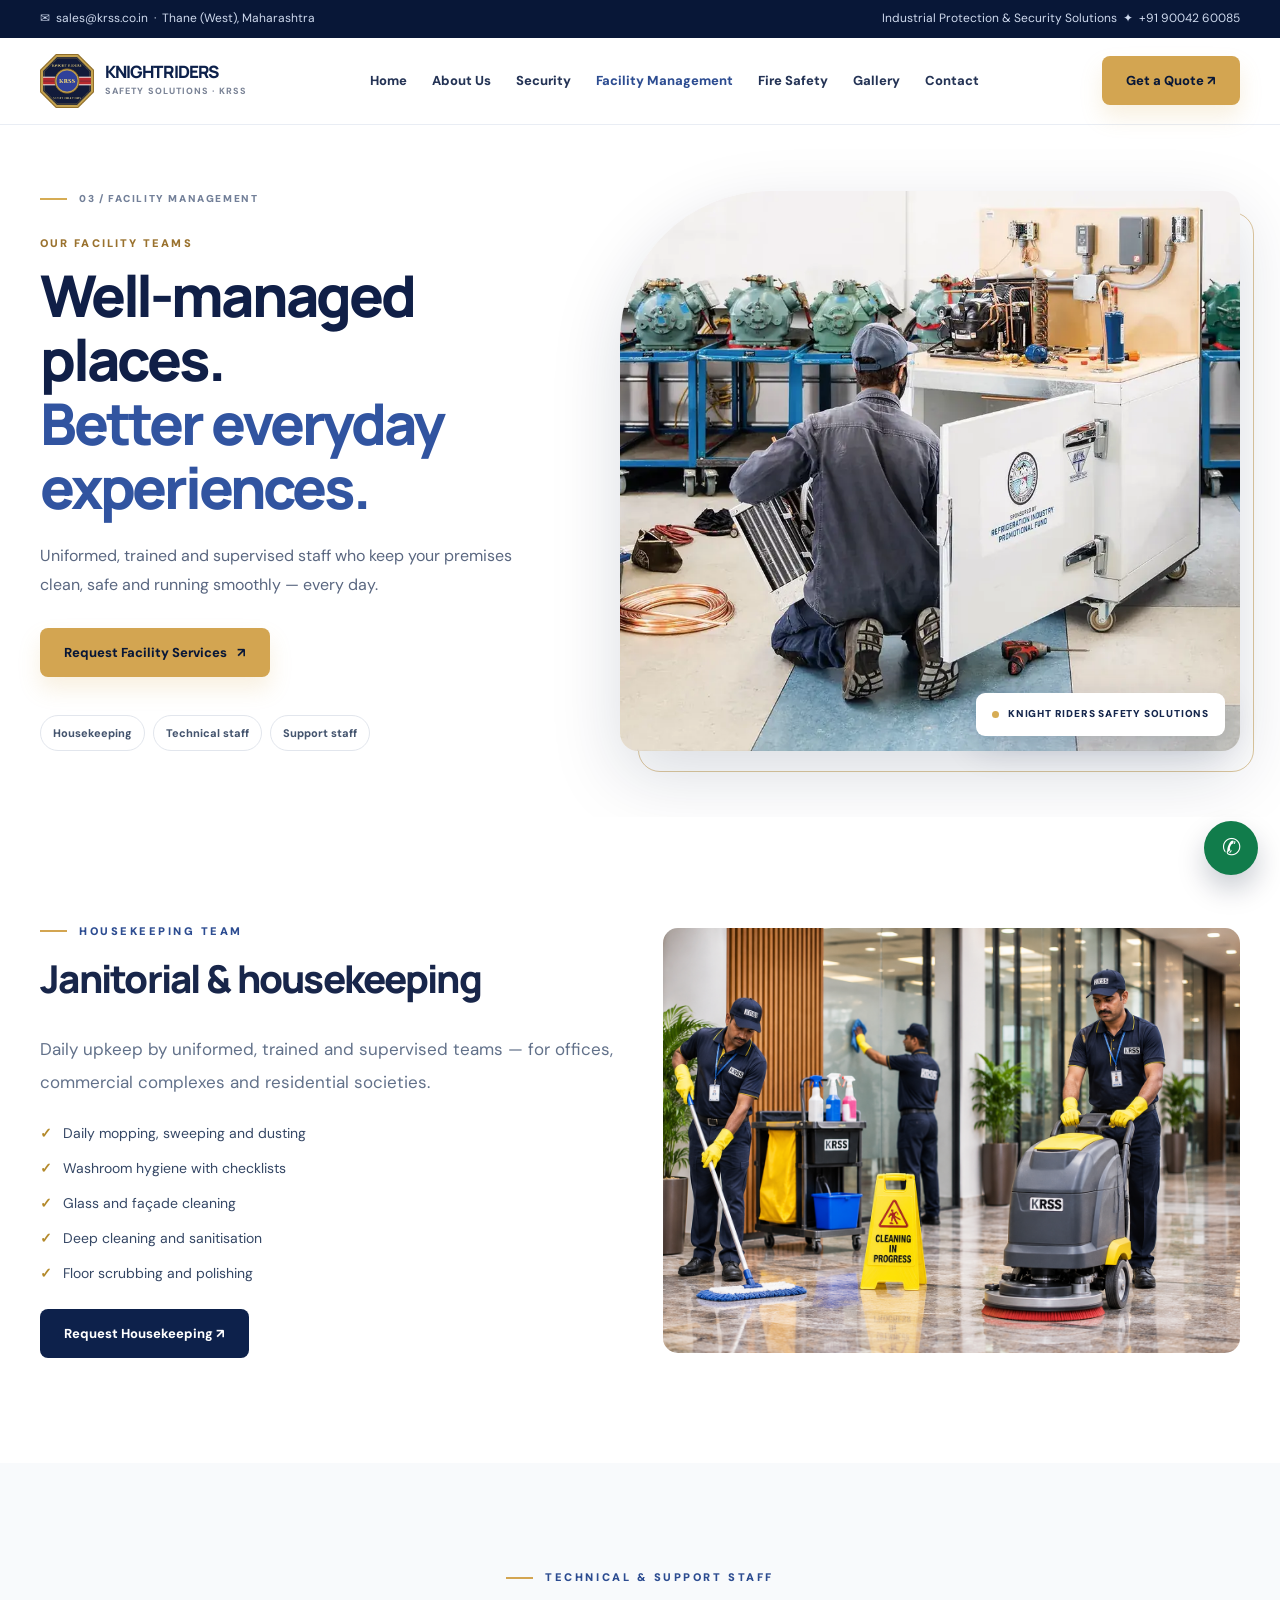
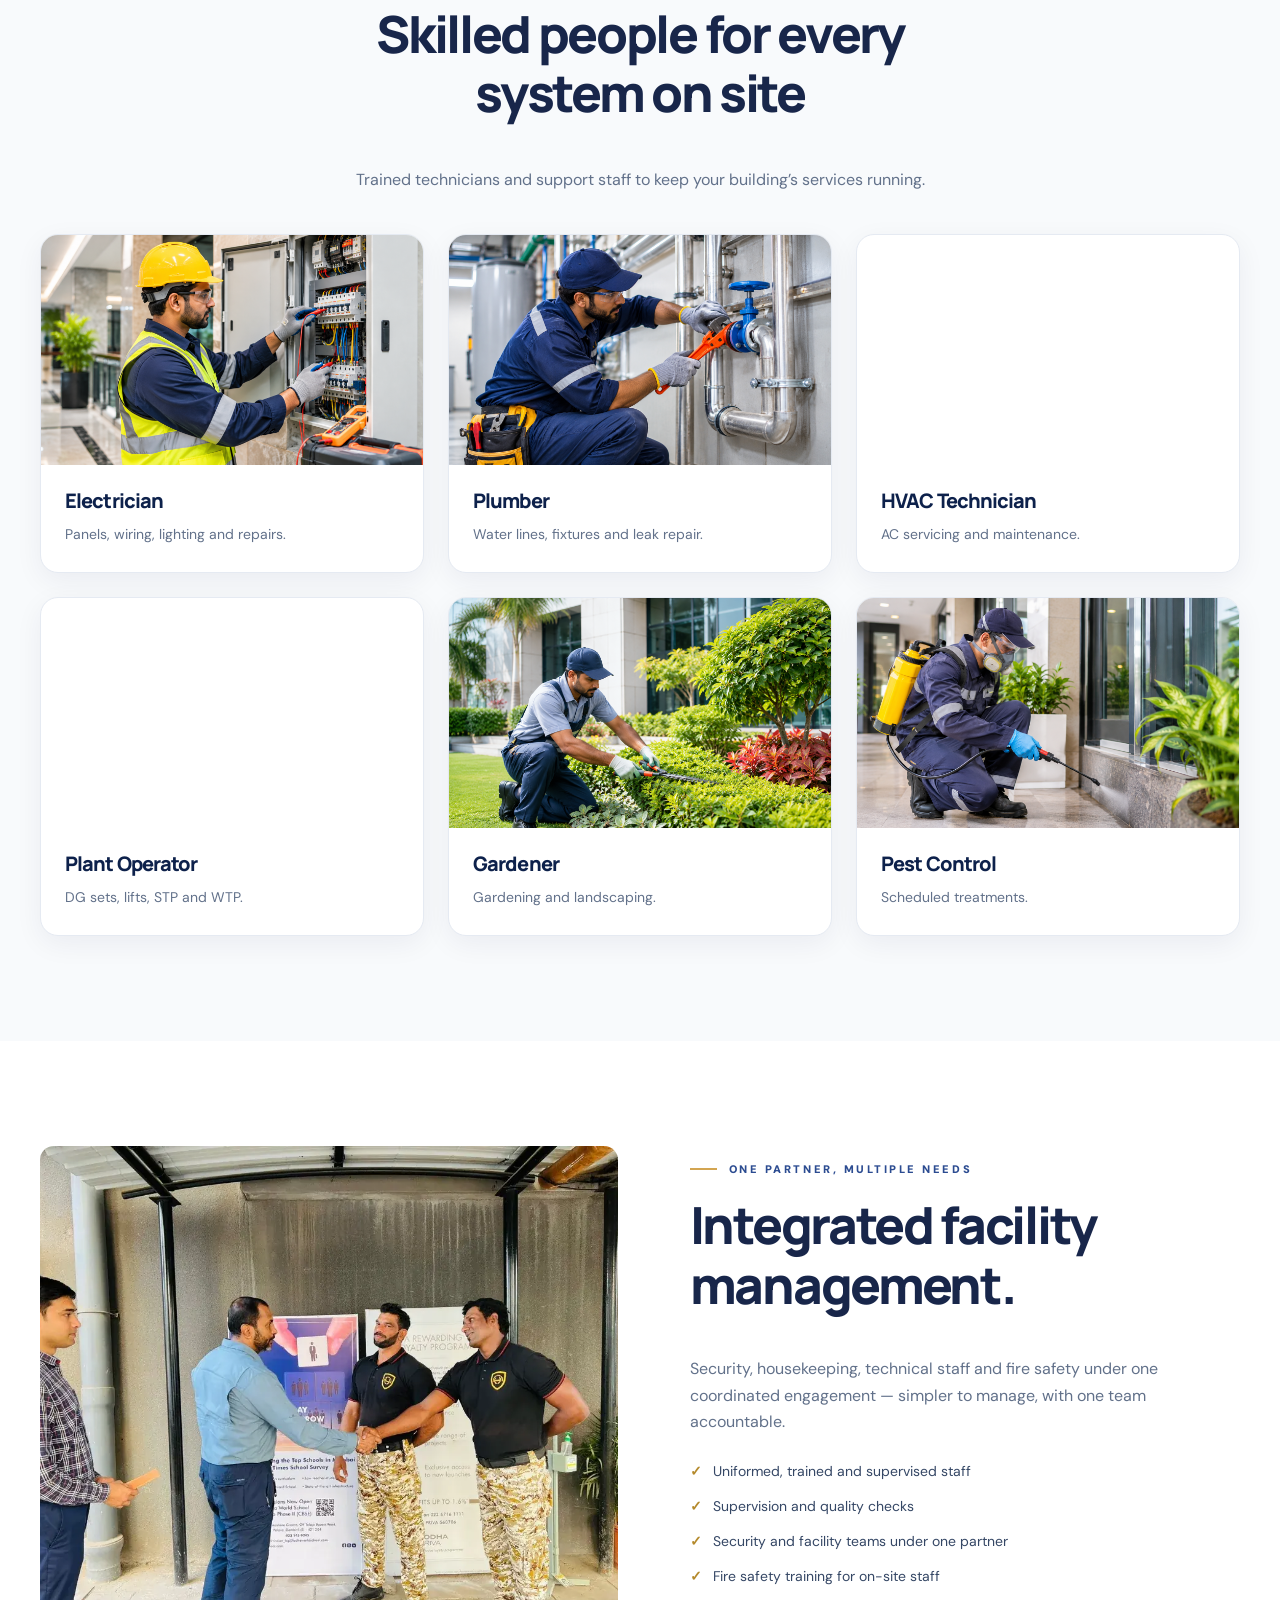
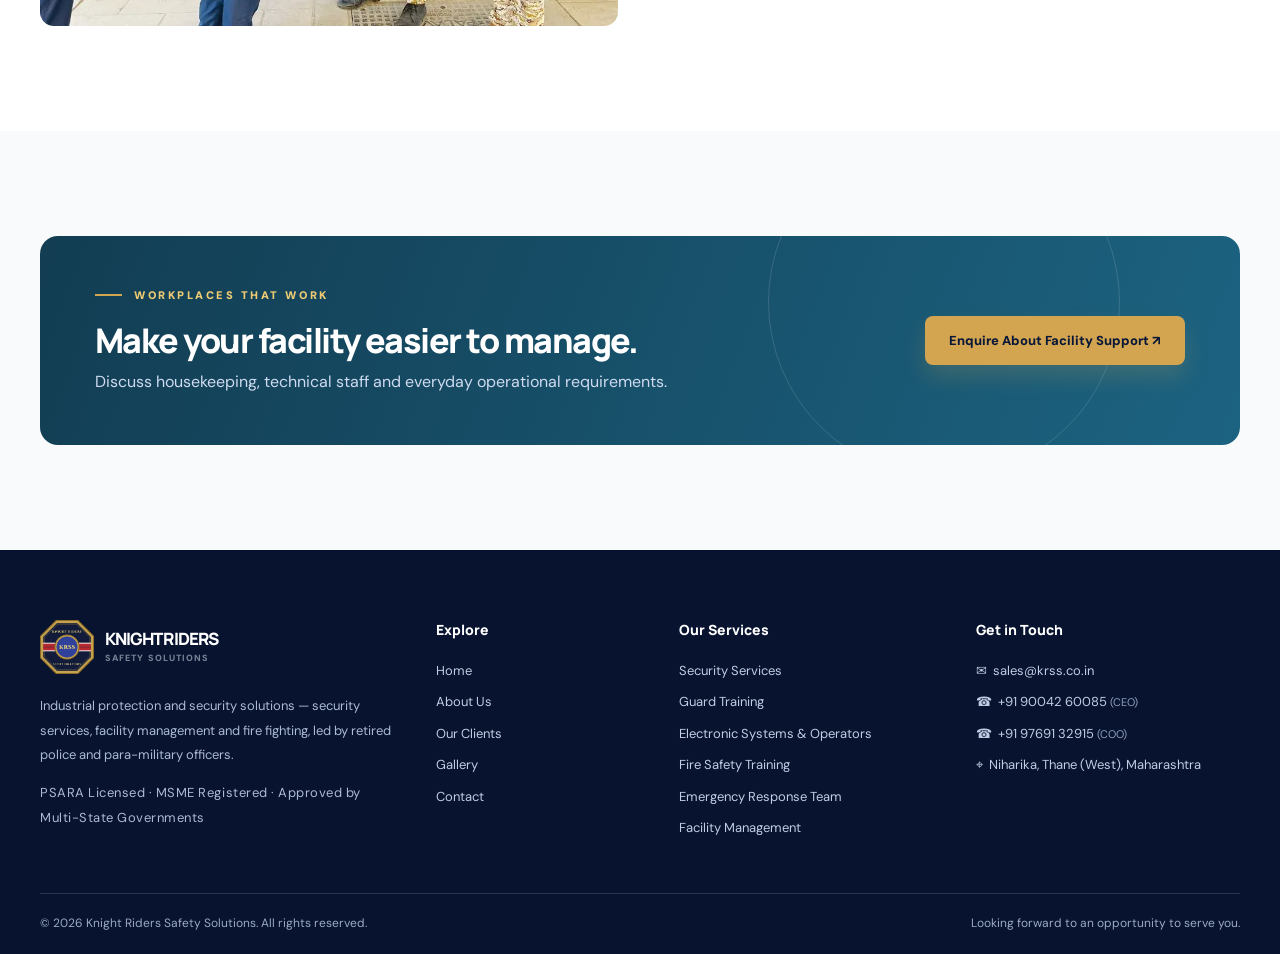
<file: facility.html>
<!DOCTYPE html>
<html lang="en">
<head>
<meta charset="utf-8"/>
<meta name="viewport" content="width=device-width,initial-scale=1"/>
<meta name="description" content="KRSS facility management: janitorial and housekeeping teams, electricians, plumbers, HVAC technicians, plant operators, gardeners and pest control."/>
<meta name="theme-color" content="#0b1941"/>
<meta name="color-scheme" content="light"/>
<title>Facility Management | Knight Riders Safety Solutions</title>
<link rel="icon" type="image/png" href="assets/krss-emblem-180.png"/>
<link rel="apple-touch-icon" href="assets/krss-emblem-180.png"/>
<link rel="preconnect" href="https://fonts.googleapis.com"/>
<link rel="stylesheet" href="style.css"/>
</head>
<body>
<a class="skip-to-content" href="#main-content">Skip to main content</a>
<div class="topbar"><div class="container"><div>✉&nbsp; <a href="mailto:sales@krss.co.in">sales@krss.co.in</a> &nbsp;·&nbsp; Thane (West), Maharashtra</div><div>Industrial Protection &amp; Security Solutions &nbsp;✦&nbsp; <a href="tel:+919004260085">+91 90042 60085</a></div></div></div>
<header class="header"><div class="container navwrap">
<a class="logo" href="index.html" aria-label="KRSS Home"><img src="assets/krss-emblem.webp" alt="Knight Riders Safety Solutions logo" width="54" height="54"/><span><strong>KNIGHT RIDERS</strong><small>SAFETY SOLUTIONS · KRSS</small></span></a>
<nav class="navlinks" id="main-navigation" aria-label="Main navigation"><a href="index.html">Home</a><a href="about.html">About Us</a><a href="security.html">Security</a><a href="facility.html" class="active" aria-current="page">Facility Management</a><a href="fire-safety.html">Fire Safety</a><a href="gallery.html">Gallery</a><a href="contact.html">Contact</a></nav>
<a class="btn btn-gold" href="contact.html">Get a Quote ↗</a>
<button type="button" class="menu-toggle" aria-controls="main-navigation" aria-expanded="false" aria-label="Toggle navigation">☰</button>
</div></header>
<main id="main-content">
<section class="editorial-hero hero-facility"><div class="container editorial-shell">
<div class="editorial-copy"><div class="hero-index"><span class="index-line"></span>03 / FACILITY MANAGEMENT</div><div class="editorial-kicker">OUR FACILITY TEAMS</div>
<h1>Well-managed places.<br/><em>Better everyday experiences.</em></h1><p>Uniformed, trained and supervised staff who keep your premises clean, safe and running smoothly — every day.</p><div class="editorial-actions"><a class="btn btn-gold" href="contact.html?service=Facility%20Management">Request Facility Services <span aria-hidden="true">↗</span></a></div><div class="hero-chips"><span>Housekeeping</span><span>Technical staff</span><span>Support staff</span></div></div>
<div class="editorial-visual"><img src="assets/profile-hvac.webp" alt="KRSS technician servicing equipment on site" loading="eager" fetchpriority="high" decoding="async"/><div class="photo-tag"><span class="photo-tag-dot"></span>KNIGHT RIDERS SAFETY SOLUTIONS</div></div>
</div></section>
<section class="section"><div class="container content-layout">
<div class="reveal"><div class="eyebrow">Housekeeping Team</div><h2>Janitorial &amp; housekeeping</h2>
<p class="lead">Daily upkeep by uniformed, trained and supervised teams — for offices, commercial complexes and residential societies.</p>
<ul class="ticklist"><li>Daily mopping, sweeping and dusting</li><li>Washroom hygiene with checklists</li><li>Glass and façade cleaning</li><li>Deep cleaning and sanitisation</li><li>Floor scrubbing and polishing</li></ul>
<a class="btn btn-navy" href="contact.html?service=Facility%20Management">Request Housekeeping ↗</a></div>
<img class="reveal" src="assets/profile-housekeeping.png" alt="KRSS housekeeping team at work" loading="lazy" decoding="async"/>
</div></section>

<section class="section section-muted facility-team-section"><div class="container">
<div class="section-title center reveal"><div class="eyebrow">Technical &amp; Support Staff</div><h2>Skilled people for every system on site</h2><p>Trained technicians and support staff to keep your building’s services running.</p></div>
<div class="facility-team-grid">
<article class="team-profile reveal"><img src="assets/profile-electrician.png" alt="Electrician testing an electrical panel" loading="lazy" decoding="async"/><div><h3>Electrician</h3><p>Panels, wiring, lighting and repairs.</p></div></article>
<article class="team-profile reveal"><img src="assets/profile-plumber.png" alt="Plumbing tools" loading="lazy" decoding="async"/><div><h3>Plumber</h3><p>Water lines, fixtures and leak repair.</p></div></article>
<article class="team-profile reveal"><img src="assets/profile-hvac.png" alt="HVAC technician servicing an AC unit" loading="lazy" decoding="async"/><div><h3>HVAC Technician</h3><p>AC servicing and maintenance.</p></div></article>
<article class="team-profile reveal"><img src="assets/Plant Operator.png" alt="Gardener tending a flower bed" loading="lazy" decoding="async"/><div><h3>Plant Operator</h3><p>DG sets, lifts, STP and WTP.</p></div></article>
<article class="team-profile reveal"><img src="assets/profile-gardener.png" alt="Gardener tending a flower bed" loading="lazy" decoding="async"/><div><h3>Gardener</h3><p>Gardening and landscaping.</p></div></article>
<article class="team-profile reveal"><img src="assets/Pest Control.png" alt="Gardener tending a flower bed" loading="lazy" decoding="async"/><div><h3>Pest Control</h3><p>Scheduled treatments.</p></div></article>
</div></div></section>

<section class="section"><div class="container split">
<div class="image-figure reveal"><img src="assets/team-building.webp" alt="KRSS team at a client site" loading="lazy" decoding="async"/></div>
<div class="reveal"><div class="eyebrow">One Partner, Multiple Needs</div><h2>Integrated facility management.</h2>
<p>Security, housekeeping, technical staff and fire safety under one coordinated engagement — simpler to manage, with one team accountable.</p>
<ul class="ticklist"><li>Uniformed, trained and supervised staff</li><li>Supervision and quality checks</li><li>Security and facility teams under one partner</li><li>Fire safety training for on-site staff</li></ul></div>
</div></section>
<section class="section section-muted"><div class="container"><div class="banner-cta reveal facility-cta"><div><div class="eyebrow light-eyebrow">Workplaces that work</div><h2>Make your facility easier to manage.</h2><p>Discuss housekeeping, technical staff and everyday operational requirements.</p></div><a class="btn btn-gold" href="contact.html?service=Facility%20Management">Enquire About Facility Support ↗</a></div></div></section>
</main>
<footer class="footer"><div class="container">
<div class="footer-grid">
<div><a class="logo" href="index.html"><img src="assets/krss-emblem.webp" alt="KRSS logo" width="54" height="54" loading="lazy"/><span><strong>KNIGHT RIDERS</strong><small>SAFETY SOLUTIONS</small></span></a>
<p style="margin-top:20px">Industrial protection and security solutions — security services, facility management and fire fighting, led by retired police and para-military officers.</p>
<p class="footer-badges">PSARA Licensed · MSME Registered · Approved by Multi-State Governments</p></div>
<div><h4>Explore</h4><div class="footer-links"><a href="index.html">Home</a><a href="about.html">About Us</a><a href="about.html#clients">Our Clients</a><a href="gallery.html">Gallery</a><a href="contact.html">Contact</a></div></div>
<div><h4>Our Services</h4><div class="footer-links"><a href="security.html">Security Services</a><a href="security.html#guard-training">Guard Training</a><a href="security.html#electronic">Electronic Systems &amp; Operators</a><a href="fire-safety.html#training">Fire Safety Training</a><a href="fire-safety.html#ert">Emergency Response Team</a><a href="facility.html">Facility Management</a></div></div>
<div><h4>Get in Touch</h4><div class="footer-links footer-contact">
<a href="mailto:sales@krss.co.in">✉&nbsp; sales@krss.co.in</a>
<a href="tel:+919004260085">☎&nbsp; +91 90042 60085 <small>(CEO)</small></a>
<a href="tel:+919769132915">☎&nbsp; +91 97691 32915 <small>(COO)</small></a>
<span>⌖&nbsp; Niharika, Thane (West), Maharashtra</span></div></div>
</div>
<div class="footer-bottom"><span>© <span id="year">2026</span> Knight Riders Safety Solutions. All rights reserved.</span><span>Looking forward to an opportunity to serve you.</span></div>
</div></footer>
<a class="float-contact" href="https://wa.me/919004260085?text=Hello%20KRSS%2C%20I%20would%20like%20to%20enquire%20about%20your%20services." aria-label="Enquire on WhatsApp" target="_blank" rel="noopener noreferrer">✆</a>
<script src="script.js" defer></script>
<script>document.getElementById('year').textContent=new Date().getFullYear()</script>
</body>
</html>
</file>
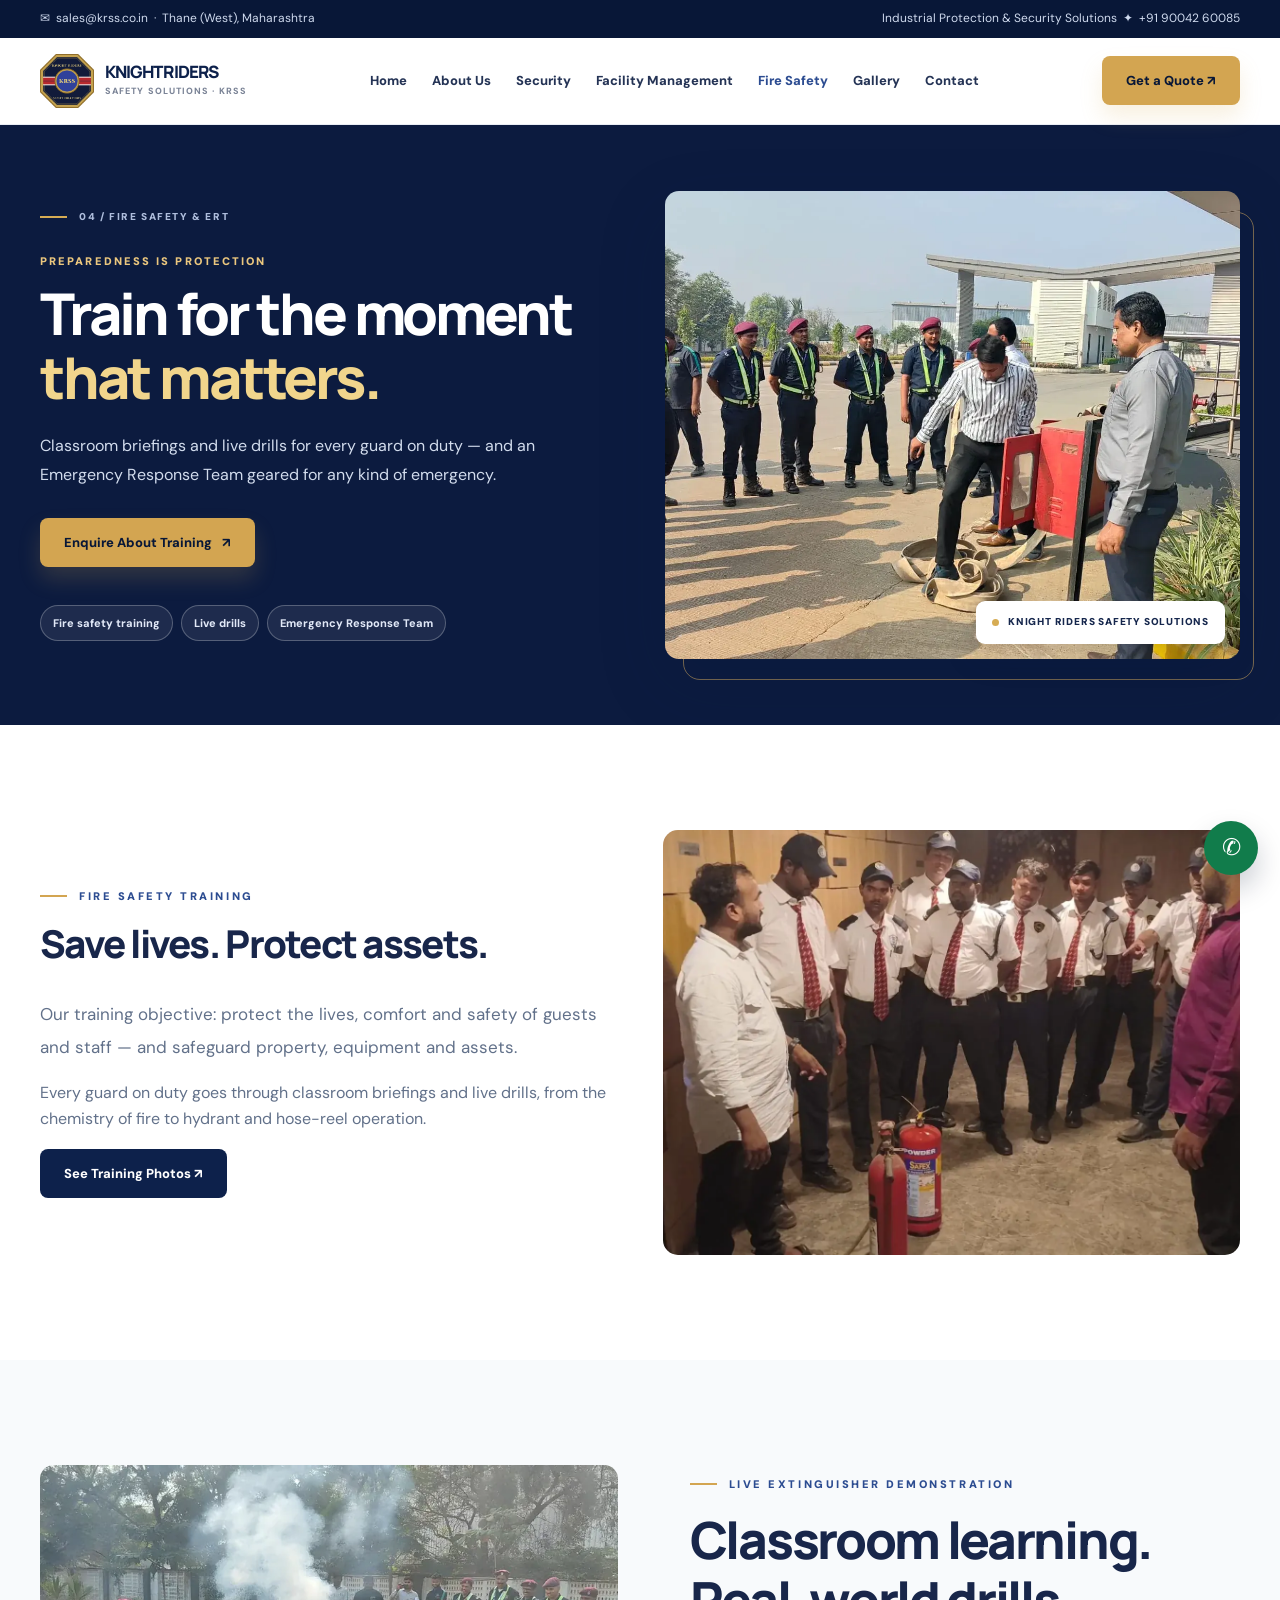
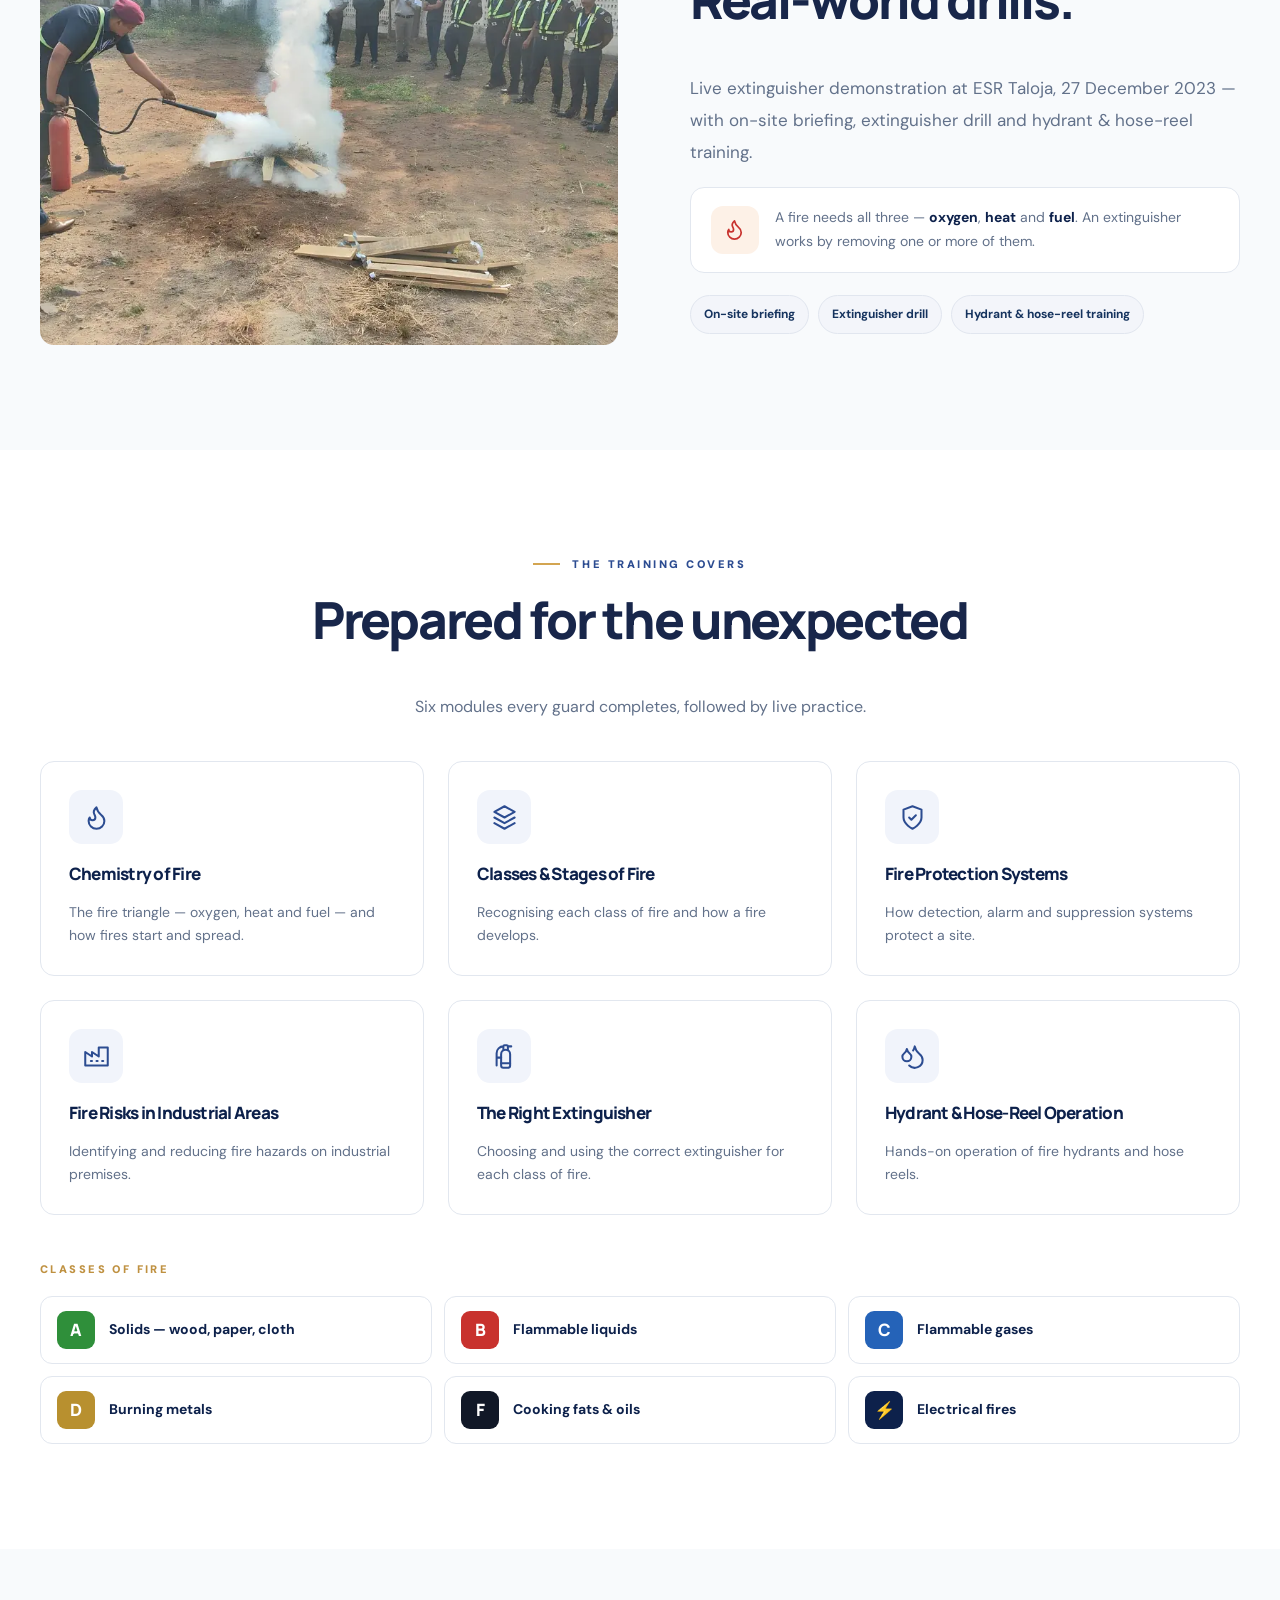
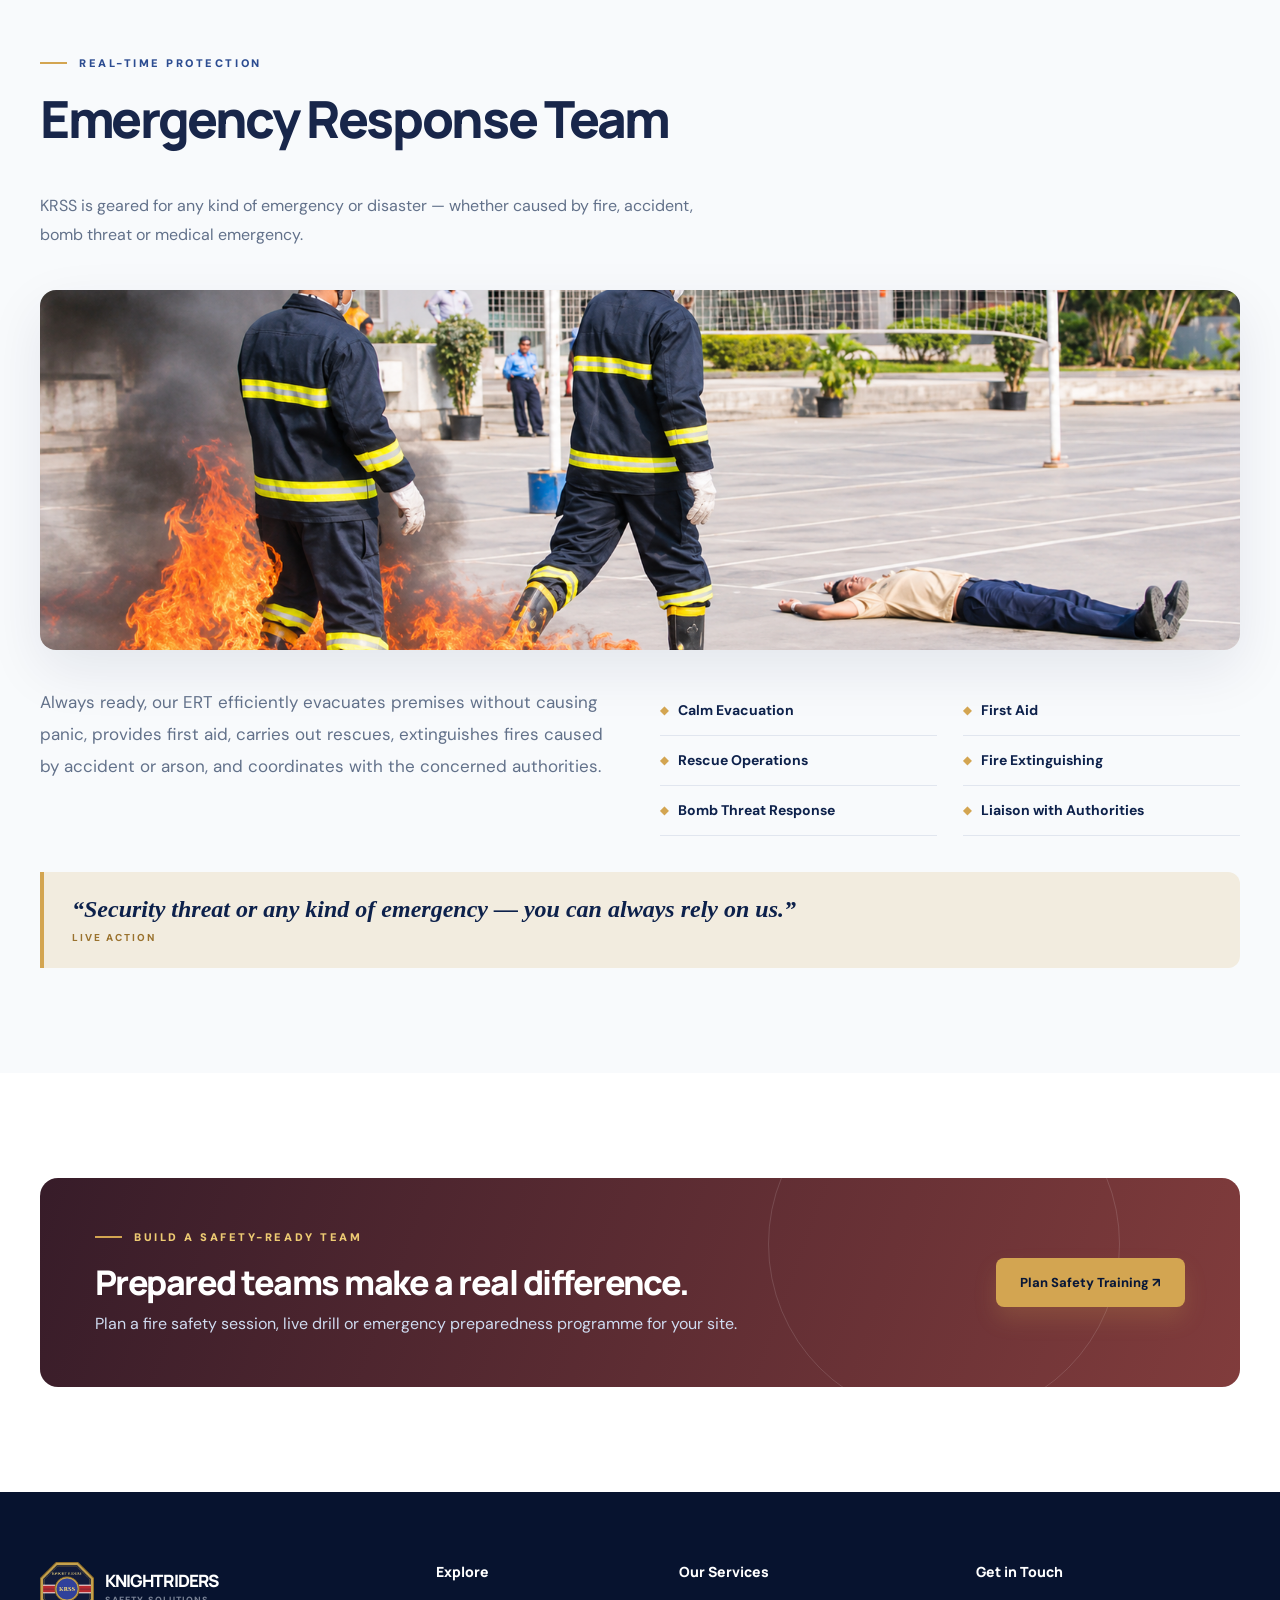
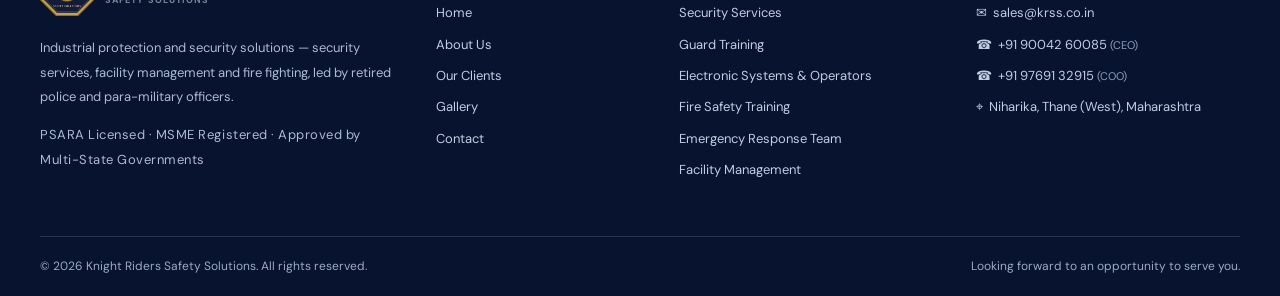
<file: fire-safety.html>
<!DOCTYPE html>
<html lang="en">
<head>
<meta charset="utf-8"/>
<meta name="viewport" content="width=device-width,initial-scale=1"/>
<meta name="description" content="KRSS fire safety training with live extinguisher, hydrant and hose-reel drills, and an Emergency Response Team for fire, accident, bomb threat and medical emergencies."/>
<meta name="theme-color" content="#0b1941"/>
<meta name="color-scheme" content="light"/>
<title>Fire Safety &amp; Emergency Response | Knight Riders Safety Solutions</title>
<link rel="icon" type="image/png" href="assets/krss-emblem-180.png"/>
<link rel="apple-touch-icon" href="assets/krss-emblem-180.png"/>
<link rel="preconnect" href="https://fonts.googleapis.com"/>
<link rel="stylesheet" href="style.css"/>
</head>
<body>
<a class="skip-to-content" href="#main-content">Skip to main content</a>
<div class="topbar"><div class="container"><div>✉&nbsp; <a href="mailto:sales@krss.co.in">sales@krss.co.in</a> &nbsp;·&nbsp; Thane (West), Maharashtra</div><div>Industrial Protection &amp; Security Solutions &nbsp;✦&nbsp; <a href="tel:+919004260085">+91 90042 60085</a></div></div></div>
<header class="header"><div class="container navwrap">
<a class="logo" href="index.html" aria-label="KRSS Home"><img src="assets/krss-emblem.webp" alt="Knight Riders Safety Solutions logo" width="54" height="54"/><span><strong>KNIGHT RIDERS</strong><small>SAFETY SOLUTIONS · KRSS</small></span></a>
<nav class="navlinks" id="main-navigation" aria-label="Main navigation"><a href="index.html">Home</a><a href="about.html">About Us</a><a href="security.html">Security</a><a href="facility.html">Facility Management</a><a href="fire-safety.html" class="active" aria-current="page">Fire Safety</a><a href="gallery.html">Gallery</a><a href="contact.html">Contact</a></nav>
<a class="btn btn-gold" href="contact.html">Get a Quote ↗</a>
<button type="button" class="menu-toggle" aria-controls="main-navigation" aria-expanded="false" aria-label="Toggle navigation">☰</button>
</div></header>
<main id="main-content">
<section class="editorial-hero hero-fire"><div class="container editorial-shell">
<div class="editorial-copy"><div class="hero-index"><span class="index-line"></span>04 / FIRE SAFETY &amp; ERT</div><div class="editorial-kicker">PREPAREDNESS IS PROTECTION</div>
<h1>Train for the moment<br/><em>that matters.</em></h1><p>Classroom briefings and live drills for every guard on duty — and an Emergency Response Team geared for any kind of emergency.</p><div class="editorial-actions"><a class="btn btn-gold" href="contact.html?service=Fire%20Safety%20Training">Enquire About Training <span aria-hidden="true">↗</span></a></div><div class="hero-chips"><span>Fire safety training</span><span>Live drills</span><span>Emergency Response Team</span></div></div>
<div class="editorial-visual"><img src="assets/fire-training.webp" alt="KRSS fire safety practical training" loading="eager" fetchpriority="high" decoding="async"/><div class="photo-tag"><span class="photo-tag-dot"></span>KNIGHT RIDERS SAFETY SOLUTIONS</div></div>
</div></section>
<section class="section" id="training"><div class="container content-layout">
<div class="reveal"><div class="eyebrow">Fire Safety Training</div><h2>Save lives. Protect assets.</h2>
<p class="lead">Our training objective: protect the lives, comfort and safety of guests and staff — and safeguard property, equipment and assets.</p>
<p>Every guard on duty goes through classroom briefings and live drills, from the chemistry of fire to hydrant and hose-reel operation.</p>
<a class="btn btn-navy" href="gallery.html">See Training Photos ↗</a></div>
<img class="reveal" src="assets/fire-demo.webp" alt="KRSS fire safety training session" loading="lazy" decoding="async"/>
</div></section>

<section class="section section-muted"><div class="container split">
<div class="image-figure reveal"><img src="assets/profile-fire-training.webp" alt="Live fire extinguisher demonstration at ESR Taloja" loading="lazy" decoding="async"/></div>
<div class="reveal"><div class="eyebrow">Live Extinguisher Demonstration</div><h2>Classroom learning. Real-world drills.</h2>
<p class="lead">Live extinguisher demonstration at ESR Taloja, 27 December 2023 — with on-site briefing, extinguisher drill and hydrant &amp; hose-reel training.</p>
<div class="fire-triangle"><span class="krss-icon" data-icon="flame" aria-hidden="true"></span><p>A fire needs all three — <strong>oxygen</strong>, <strong>heat</strong> and <strong>fuel</strong>. An extinguisher works by removing one or more of them.</p></div>
<div class="profile-tags"><span>On-site briefing</span><span>Extinguisher drill</span><span>Hydrant &amp; hose-reel training</span></div></div>
</div></section>

<section class="section"><div class="container">
<div class="section-title center reveal"><div class="eyebrow">The Training Covers</div><h2>Prepared for the unexpected</h2><p>Six modules every guard completes, followed by live practice.</p></div>
<div class="grid3">
<div class="feature reveal"><div class="f-icon"><span class="krss-icon" data-icon="flame" aria-hidden="true"></span></div><h3>Chemistry of Fire</h3><p>The fire triangle — oxygen, heat and fuel — and how fires start and spread.</p></div>
<div class="feature reveal"><div class="f-icon"><span class="krss-icon" data-icon="layers-3" aria-hidden="true"></span></div><h3>Classes &amp; Stages of Fire</h3><p>Recognising each class of fire and how a fire develops.</p></div>
<div class="feature reveal"><div class="f-icon"><span class="krss-icon" data-icon="shield-check" aria-hidden="true"></span></div><h3>Fire Protection Systems</h3><p>How detection, alarm and suppression systems protect a site.</p></div>
<div class="feature reveal"><div class="f-icon"><span class="krss-icon" data-icon="factory" aria-hidden="true"></span></div><h3>Fire Risks in Industrial Areas</h3><p>Identifying and reducing fire hazards on industrial premises.</p></div>
<div class="feature reveal"><div class="f-icon"><span class="krss-icon" data-icon="extinguisher" aria-hidden="true"></span></div><h3>The Right Extinguisher</h3><p>Choosing and using the correct extinguisher for each class of fire.</p></div>
<div class="feature reveal"><div class="f-icon"><span class="krss-icon" data-icon="droplets" aria-hidden="true"></span></div><h3>Hydrant &amp; Hose-Reel Operation</h3><p>Hands-on operation of fire hydrants and hose reels.</p></div>
</div>
<div class="fire-classes-wrap reveal"><span class="subtle-overline">Classes of fire</span><div class="fire-classes">
<div class="fire-class"><b style="background:#2f8f3a">A</b><span>Solids — wood, paper, cloth</span></div><div class="fire-class"><b style="background:#c8322e">B</b><span>Flammable liquids</span></div><div class="fire-class"><b style="background:#2563b8">C</b><span>Flammable gases</span></div>
<div class="fire-class"><b style="background:#b8902f">D</b><span>Burning metals</span></div><div class="fire-class"><b style="background:#111827">F</b><span>Cooking fats &amp; oils</span></div><div class="fire-class"><b style="background:#0d214b">⚡</b><span>Electrical fires</span></div>
</div></div>
</div></section>

<section class="section section-muted" id="ert"><div class="container">
<div class="section-title reveal"><div class="eyebrow">Real-Time Protection</div><h2>Emergency Response Team</h2><p>KRSS is geared for any kind of emergency or disaster — whether caused by fire, accident, bomb threat or medical emergency.</p></div>
<img class="wide-banner reveal" src="assets/ert-team.png" alt="KRSS Emergency Response Team during a fire and rescue drill" loading="lazy" decoding="async"/>
<div class="ert-layout">
<p class="lead reveal">Always ready, our ERT efficiently evacuates premises without causing panic, provides first aid, carries out rescues, extinguishes fires caused by accident or arson, and coordinates with the concerned authorities.</p>
<div class="ert-grid reveal"><div class="ert-item"><span aria-hidden="true">◆</span>Calm Evacuation</div><div class="ert-item"><span aria-hidden="true">◆</span>First Aid</div><div class="ert-item"><span aria-hidden="true">◆</span>Rescue Operations</div><div class="ert-item"><span aria-hidden="true">◆</span>Fire Extinguishing</div><div class="ert-item"><span aria-hidden="true">◆</span>Bomb Threat Response</div><div class="ert-item"><span aria-hidden="true">◆</span>Liaison with Authorities</div></div>
</div>
<blockquote class="quote-band reveal">“Security threat or any kind of emergency — you can always rely on us.”<span>Live action</span></blockquote>
</div></section>
<section class="section"><div class="container"><div class="banner-cta reveal fire-cta"><div><div class="eyebrow light-eyebrow">Build a safety-ready team</div><h2>Prepared teams make a real difference.</h2><p>Plan a fire safety session, live drill or emergency preparedness programme for your site.</p></div><a class="btn btn-gold" href="contact.html?service=Fire%20Safety%20Training">Plan Safety Training ↗</a></div></div></section>
</main>
<footer class="footer"><div class="container">
<div class="footer-grid">
<div><a class="logo" href="index.html"><img src="assets/krss-emblem.webp" alt="KRSS logo" width="54" height="54" loading="lazy"/><span><strong>KNIGHT RIDERS</strong><small>SAFETY SOLUTIONS</small></span></a>
<p style="margin-top:20px">Industrial protection and security solutions — security services, facility management and fire fighting, led by retired police and para-military officers.</p>
<p class="footer-badges">PSARA Licensed · MSME Registered · Approved by Multi-State Governments</p></div>
<div><h4>Explore</h4><div class="footer-links"><a href="index.html">Home</a><a href="about.html">About Us</a><a href="about.html#clients">Our Clients</a><a href="gallery.html">Gallery</a><a href="contact.html">Contact</a></div></div>
<div><h4>Our Services</h4><div class="footer-links"><a href="security.html">Security Services</a><a href="security.html#guard-training">Guard Training</a><a href="security.html#electronic">Electronic Systems &amp; Operators</a><a href="fire-safety.html#training">Fire Safety Training</a><a href="fire-safety.html#ert">Emergency Response Team</a><a href="facility.html">Facility Management</a></div></div>
<div><h4>Get in Touch</h4><div class="footer-links footer-contact">
<a href="mailto:sales@krss.co.in">✉&nbsp; sales@krss.co.in</a>
<a href="tel:+919004260085">☎&nbsp; +91 90042 60085 <small>(CEO)</small></a>
<a href="tel:+919769132915">☎&nbsp; +91 97691 32915 <small>(COO)</small></a>
<span>⌖&nbsp; Niharika, Thane (West), Maharashtra</span></div></div>
</div>
<div class="footer-bottom"><span>© <span id="year">2026</span> Knight Riders Safety Solutions. All rights reserved.</span><span>Looking forward to an opportunity to serve you.</span></div>
</div></footer>
<a class="float-contact" href="https://wa.me/919004260085?text=Hello%20KRSS%2C%20I%20would%20like%20to%20enquire%20about%20your%20services." aria-label="Enquire on WhatsApp" target="_blank" rel="noopener noreferrer">✆</a>
<script src="script.js" defer></script>
<script>document.getElementById('year').textContent=new Date().getFullYear()</script>
</body>
</html>
</file>
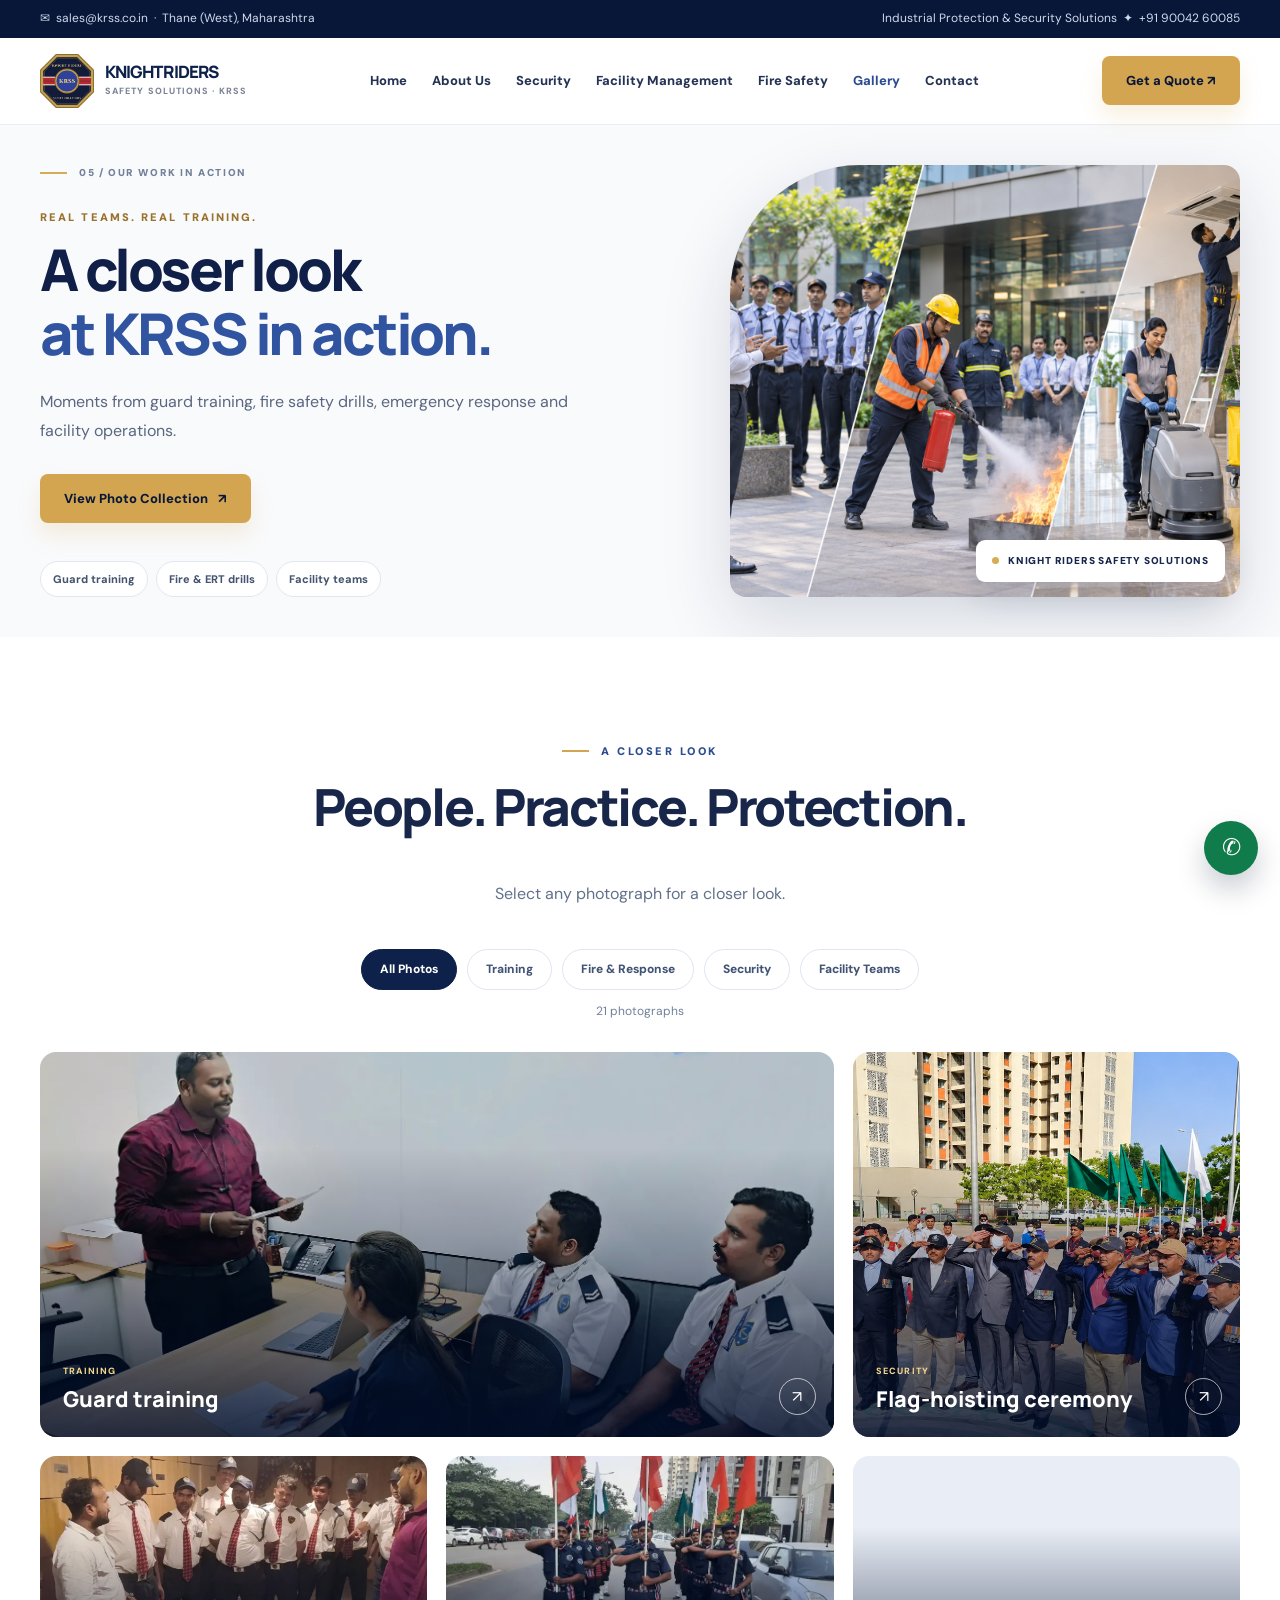
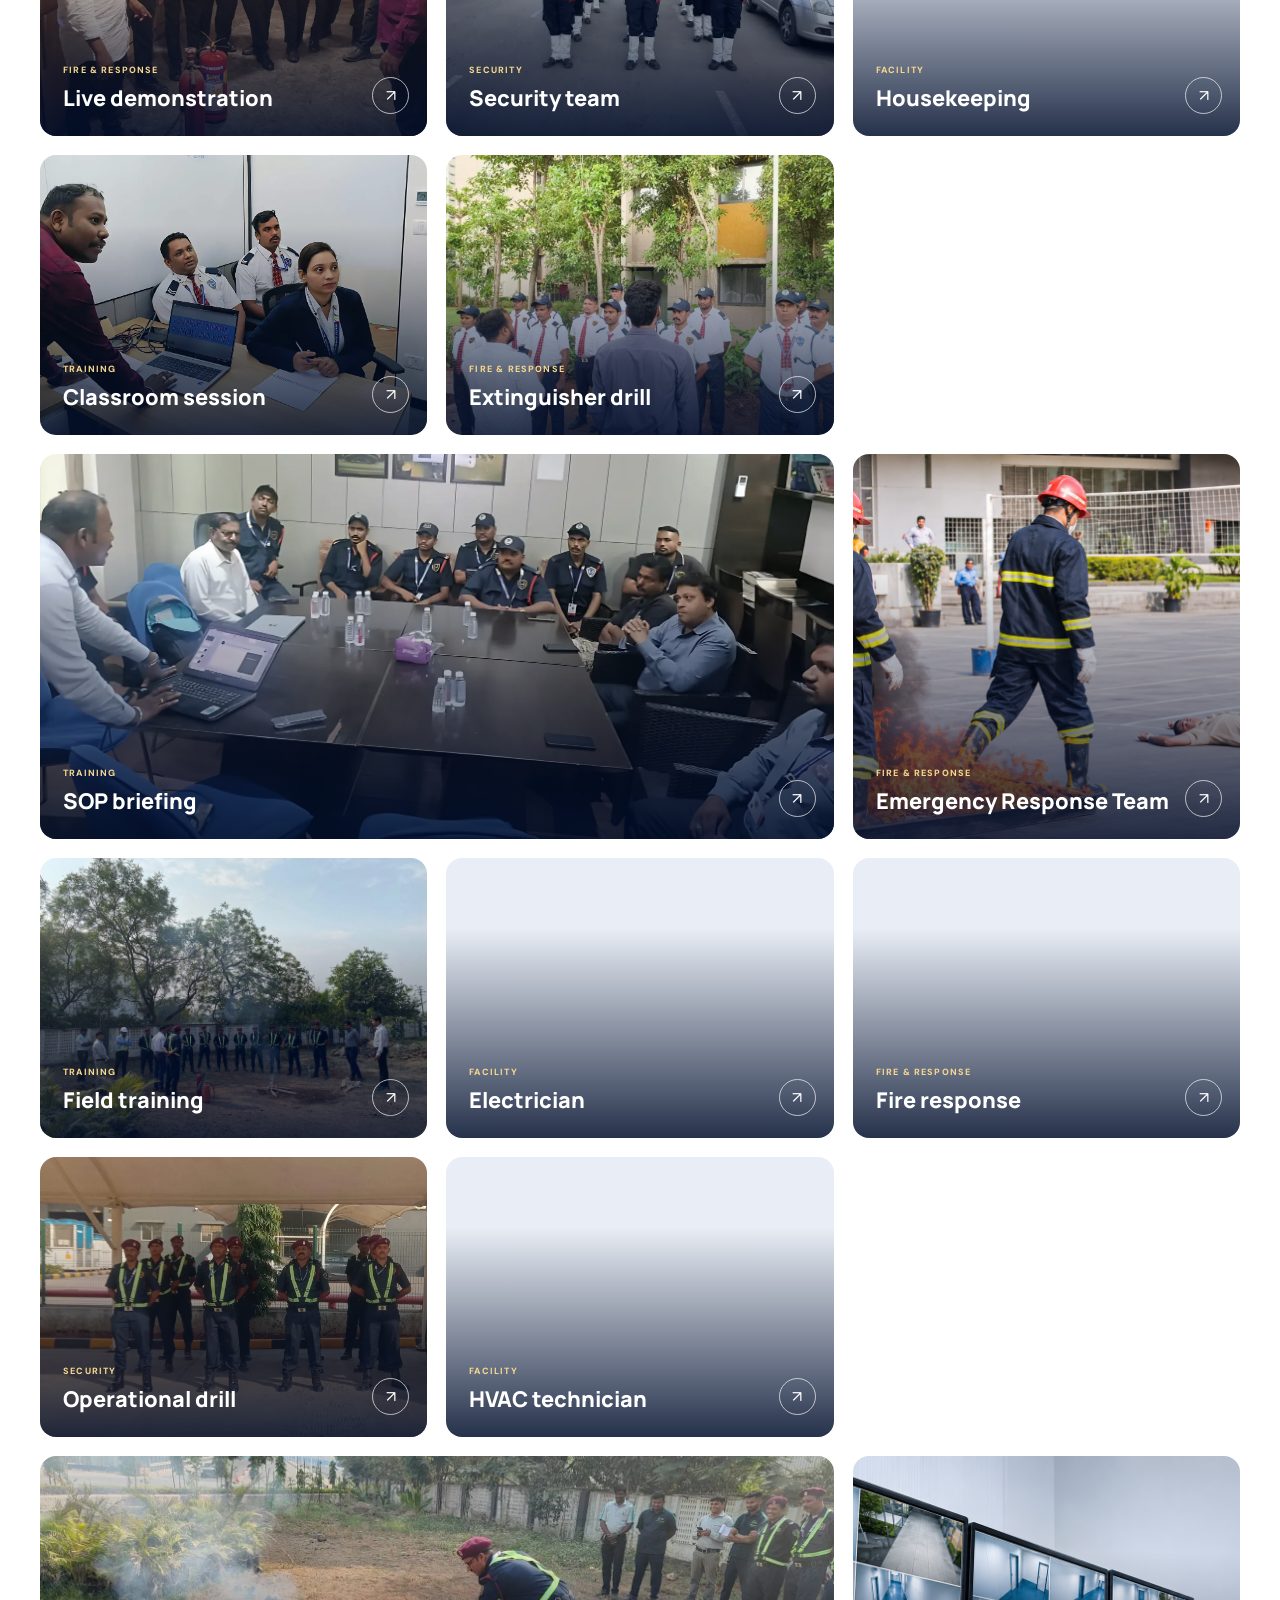
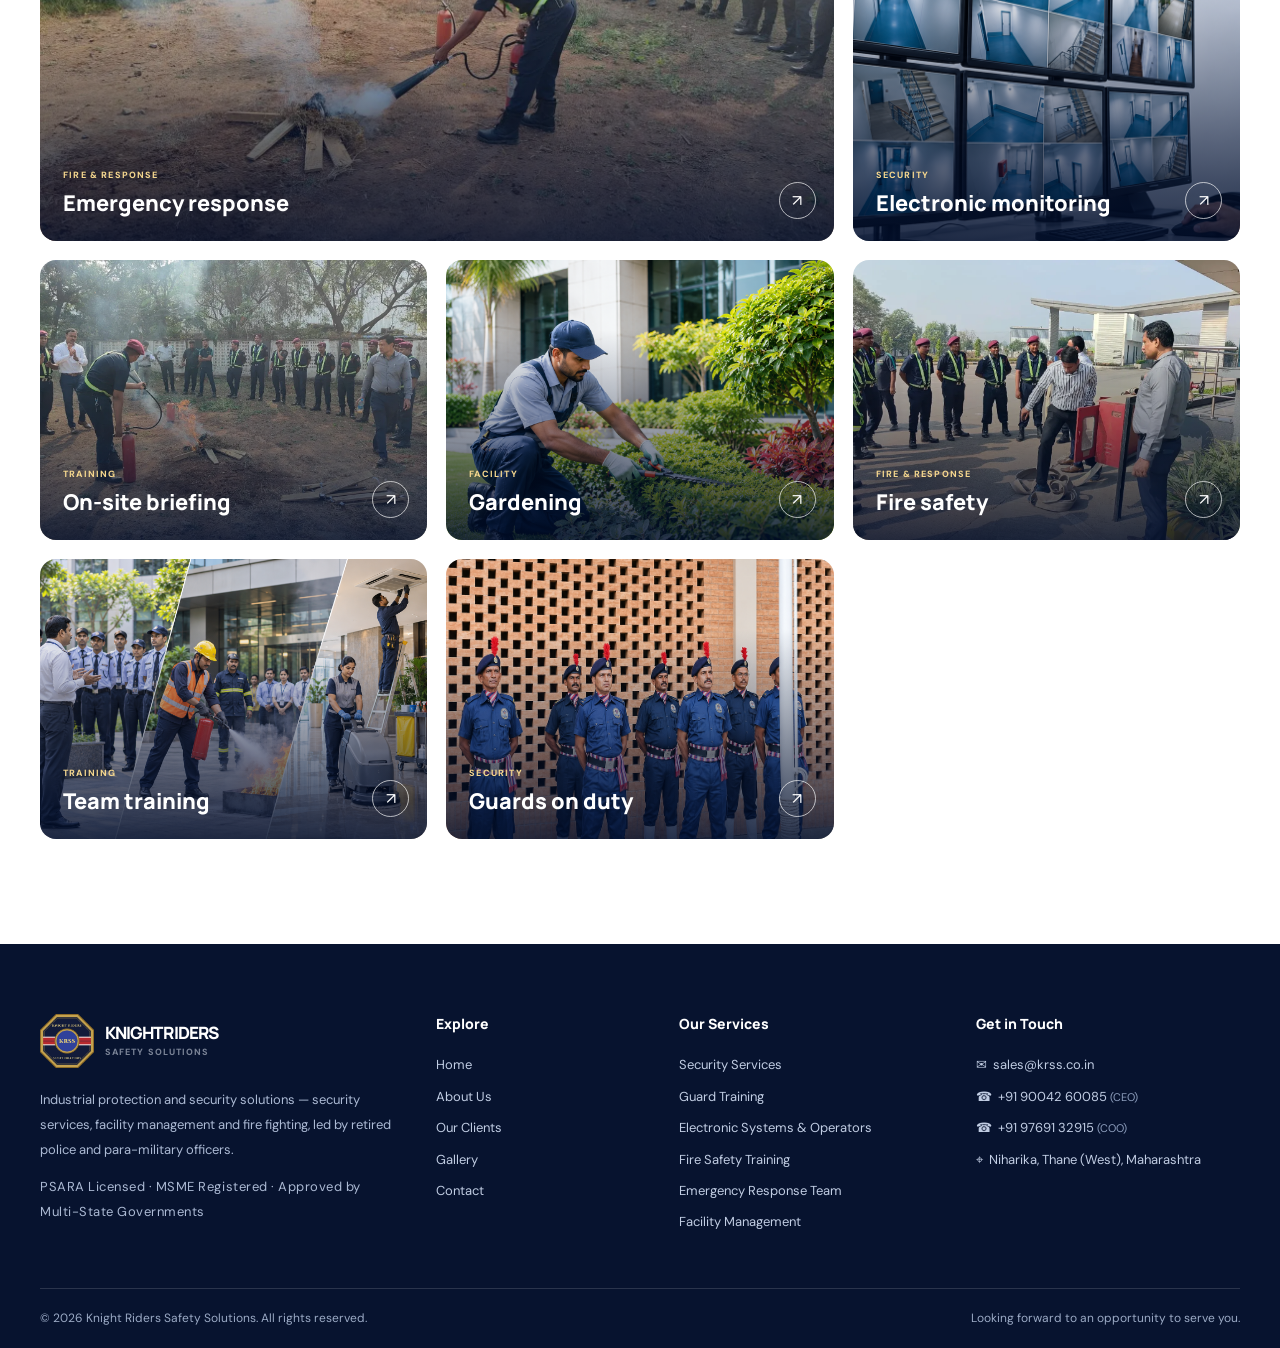
<file: gallery.html>
<!DOCTYPE html>
<html lang="en">
<head>
<meta charset="utf-8"/>
<meta name="viewport" content="width=device-width,initial-scale=1"/>
<meta name="description" content="Photos of KRSS guard training, fire safety drills, the Emergency Response Team and facility teams."/>
<meta name="theme-color" content="#0b1941"/>
<meta name="color-scheme" content="light"/>
<title>Gallery | Knight Riders Safety Solutions</title>
<link rel="icon" type="image/png" href="assets/krss-emblem-180.png"/>
<link rel="apple-touch-icon" href="assets/krss-emblem-180.png"/>
<link rel="preconnect" href="https://fonts.googleapis.com"/>
<link rel="stylesheet" href="style.css"/>
</head>
<body>
<a class="skip-to-content" href="#main-content">Skip to main content</a>
<div class="topbar"><div class="container"><div>✉&nbsp; <a href="mailto:sales@krss.co.in">sales@krss.co.in</a> &nbsp;·&nbsp; Thane (West), Maharashtra</div><div>Industrial Protection &amp; Security Solutions &nbsp;✦&nbsp; <a href="tel:+919004260085">+91 90042 60085</a></div></div></div>
<header class="header"><div class="container navwrap">
<a class="logo" href="index.html" aria-label="KRSS Home"><img src="assets/krss-emblem.webp" alt="Knight Riders Safety Solutions logo" width="54" height="54"/><span><strong>KNIGHT RIDERS</strong><small>SAFETY SOLUTIONS · KRSS</small></span></a>
<nav class="navlinks" id="main-navigation" aria-label="Main navigation"><a href="index.html">Home</a><a href="about.html">About Us</a><a href="security.html">Security</a><a href="facility.html">Facility Management</a><a href="fire-safety.html">Fire Safety</a><a href="gallery.html" class="active" aria-current="page">Gallery</a><a href="contact.html">Contact</a></nav>
<a class="btn btn-gold" href="contact.html">Get a Quote ↗</a>
<button type="button" class="menu-toggle" aria-controls="main-navigation" aria-expanded="false" aria-label="Toggle navigation">☰</button>
</div></header>
<main id="main-content">
<section class="editorial-hero hero-gallery"><div class="container editorial-shell">
<div class="editorial-copy"><div class="hero-index"><span class="index-line"></span>05 / OUR WORK IN ACTION</div><div class="editorial-kicker">REAL TEAMS. REAL TRAINING.</div>
<h1>A closer look<br/><em>at KRSS in action.</em></h1><p>Moments from guard training, fire safety drills, emergency response and facility operations.</p><div class="editorial-actions"><a class="btn btn-gold" href="#gallery-collection">View Photo Collection <span aria-hidden="true">↗</span></a></div><div class="hero-chips"><span>Guard training</span><span>Fire &amp; ERT drills</span><span>Facility teams</span></div></div>
<div class="editorial-visual"><img src="assets/training-group.png" alt="KRSS personnel at a training activity" loading="eager" fetchpriority="high" decoding="async"/><div class="photo-tag"><span class="photo-tag-dot"></span>KNIGHT RIDERS SAFETY SOLUTIONS</div></div>
</div></section>
<section class="section" id="gallery-collection"><div class="container">
<div class="section-title center reveal"><div class="eyebrow">A Closer Look</div><h2>People. Practice. Protection.</h2><p>Select any photograph for a closer look.</p></div>
<div class="gallery-filterbar" role="group" aria-label="Filter photographs"><button class="filter-pill active" type="button" data-filter="all" aria-pressed="true">All Photos</button><button class="filter-pill" type="button" data-filter="training" aria-pressed="false">Training</button><button class="filter-pill" type="button" data-filter="fire" aria-pressed="false">Fire &amp; Response</button><button class="filter-pill" type="button" data-filter="security" aria-pressed="false">Security</button><button class="filter-pill" type="button" data-filter="facility" aria-pressed="false">Facility Teams</button></div>
<p class="gallery-count" aria-live="polite"></p>
<div class="gallery-masonry"><button class="gallery-tile reveal" type="button" data-category="training" aria-label="View Guard training"><img src="assets/guard-training.webp" alt="Trainer briefing KRSS guards on patrolling duty" loading="lazy" decoding="async"/><span class="gallery-tile-caption"><span>TRAINING</span><strong>Guard training</strong></span><span class="gallery-zoom" aria-hidden="true">↗</span></button><button class="gallery-tile reveal" type="button" data-category="security" aria-label="View Flag-hoisting ceremony"><img src="assets/officers-salute.png" alt="KRSS officers saluting at a flag-hoisting ceremony" loading="lazy" decoding="async"/><span class="gallery-tile-caption"><span>SECURITY</span><strong>Flag-hoisting ceremony</strong></span><span class="gallery-zoom" aria-hidden="true">↗</span></button><button class="gallery-tile reveal" type="button" data-category="fire" aria-label="View Live demonstration"><img src="assets/fire-demo.webp" alt="Fire safety practical demonstration" loading="lazy" decoding="async"/><span class="gallery-tile-caption"><span>FIRE &amp; RESPONSE</span><strong>Live demonstration</strong></span><span class="gallery-zoom" aria-hidden="true">↗</span></button><button class="gallery-tile reveal" type="button" data-category="security" aria-label="View Security team"><img src="assets/parade.webp" alt="KRSS security team on parade" loading="lazy" decoding="async"/><span class="gallery-tile-caption"><span>SECURITY</span><strong>Security team</strong></span><span class="gallery-zoom" aria-hidden="true">↗</span></button><button class="gallery-tile reveal" type="button" data-category="facility" aria-label="View Housekeeping"><img src="assets/profile-housekeeping.png" alt="Housekeeping staff at work" loading="lazy" decoding="async"/><span class="gallery-tile-caption"><span>FACILITY</span><strong>Housekeeping</strong></span><span class="gallery-zoom" aria-hidden="true">↗</span></button><button class="gallery-tile reveal" type="button" data-category="training" aria-label="View Classroom session"><img src="assets/guard-classroom.webp" alt="KRSS classroom training on duty scenarios" loading="lazy" decoding="async"/><span class="gallery-tile-caption"><span>TRAINING</span><strong>Classroom session</strong></span><span class="gallery-zoom" aria-hidden="true">↗</span></button><button class="gallery-tile reveal" type="button" data-category="fire" aria-label="View Extinguisher drill"><img src="assets/fire-extinguisher.webp" alt="Fire extinguisher practice" loading="lazy" decoding="async"/><span class="gallery-tile-caption"><span>FIRE &amp; RESPONSE</span><strong>Extinguisher drill</strong></span><span class="gallery-zoom" aria-hidden="true">↗</span></button><button class="gallery-tile reveal" type="button" data-category="training" aria-label="View SOP briefing"><img src="assets/guard-sop-briefing.webp" alt="SOP briefing for the KRSS on-ground team" loading="lazy" decoding="async"/><span class="gallery-tile-caption"><span>TRAINING</span><strong>SOP briefing</strong></span><span class="gallery-zoom" aria-hidden="true">↗</span></button><button class="gallery-tile reveal" type="button" data-category="fire" aria-label="View Emergency Response Team"><img src="assets/ert-team.png" alt="KRSS Emergency Response Team fire and rescue drill" loading="lazy" decoding="async"/><span class="gallery-tile-caption"><span>FIRE &amp; RESPONSE</span><strong>Emergency Response Team</strong></span><span class="gallery-zoom" aria-hidden="true">↗</span></button><button class="gallery-tile reveal" type="button" data-category="training" aria-label="View Field training"><img src="assets/outdoor-training.webp" alt="Outdoor operational training" loading="lazy" decoding="async"/><span class="gallery-tile-caption"><span>TRAINING</span><strong>Field training</strong></span><span class="gallery-zoom" aria-hidden="true">↗</span></button><button class="gallery-tile reveal" type="button" data-category="facility" aria-label="View Electrician"><img src="assets/profile-electrician.webp" alt="Electrical maintenance technician" loading="lazy" decoding="async"/><span class="gallery-tile-caption"><span>FACILITY</span><strong>Electrician</strong></span><span class="gallery-zoom" aria-hidden="true">↗</span></button><button class="gallery-tile reveal" type="button" data-category="fire" aria-label="View Fire response"><img src="assets/fire-field.webp" alt="Fire safety field training" loading="lazy" decoding="async"/><span class="gallery-tile-caption"><span>FIRE &amp; RESPONSE</span><strong>Fire response</strong></span><span class="gallery-zoom" aria-hidden="true">↗</span></button><button class="gallery-tile reveal" type="button" data-category="security" aria-label="View Operational drill"><img src="assets/team-drill.webp" alt="KRSS team drill" loading="lazy" decoding="async"/><span class="gallery-tile-caption"><span>SECURITY</span><strong>Operational drill</strong></span><span class="gallery-zoom" aria-hidden="true">↗</span></button><button class="gallery-tile reveal" type="button" data-category="facility" aria-label="View HVAC technician"><img src="assets/profile-hvac.webp" alt="HVAC technician servicing an AC unit" loading="lazy" decoding="async"/><span class="gallery-tile-caption"><span>FACILITY</span><strong>HVAC technician</strong></span><span class="gallery-zoom" aria-hidden="true">↗</span></button><button class="gallery-tile reveal" type="button" data-category="fire" aria-label="View Emergency response"><img src="assets/evacuation.webp" alt="Emergency response activity" loading="lazy" decoding="async"/><span class="gallery-tile-caption"><span>FIRE &amp; RESPONSE</span><strong>Emergency response</strong></span><span class="gallery-zoom" aria-hidden="true">↗</span></button><button class="gallery-tile reveal" type="button" data-category="security" aria-label="View Electronic monitoring"><img src="assets/profile-monitoring.png" alt="Electronic CCTV monitoring operations" loading="lazy" decoding="async"/><span class="gallery-tile-caption"><span>SECURITY</span><strong>Electronic monitoring</strong></span><span class="gallery-zoom" aria-hidden="true">↗</span></button><button class="gallery-tile reveal" type="button" data-category="training" aria-label="View On-site briefing"><img src="assets/safety-briefing.webp" alt="Classroom and on-site safety briefing" loading="lazy" decoding="async"/><span class="gallery-tile-caption"><span>TRAINING</span><strong>On-site briefing</strong></span><span class="gallery-zoom" aria-hidden="true">↗</span></button><button class="gallery-tile reveal" type="button" data-category="facility" aria-label="View Gardening"><img src="assets/profile-gardener.png" alt="Gardener tending a flower bed" loading="lazy" decoding="async"/><span class="gallery-tile-caption"><span>FACILITY</span><strong>Gardening</strong></span><span class="gallery-zoom" aria-hidden="true">↗</span></button><button class="gallery-tile reveal" type="button" data-category="fire" aria-label="View Fire safety"><img src="assets/fire-training.webp" alt="Fire safety training session" loading="lazy" decoding="async"/><span class="gallery-tile-caption"><span>FIRE &amp; RESPONSE</span><strong>Fire safety</strong></span><span class="gallery-zoom" aria-hidden="true">↗</span></button><button class="gallery-tile reveal" type="button" data-category="training" aria-label="View Team training"><img src="assets/training-group.png" alt="Team training programme" loading="lazy" decoding="async"/><span class="gallery-tile-caption"><span>TRAINING</span><strong>Team training</strong></span><span class="gallery-zoom" aria-hidden="true">↗</span></button><button class="gallery-tile reveal" type="button" data-category="security" aria-label="View Guards on duty"><img src="assets/security-team.png" alt="KRSS uniformed guards" loading="lazy" decoding="async"/><span class="gallery-tile-caption"><span>SECURITY</span><strong>Guards on duty</strong></span><span class="gallery-zoom" aria-hidden="true">↗</span></button></div>
</div></section>
<div class="lightbox" role="dialog" aria-modal="true" aria-label="Gallery image viewer"><div class="gallery-modal" role="document"><div class="modal-top"><span class="modal-count">01 / 21</span><button class="modal-close" type="button" aria-label="Close gallery">×</button></div><div class="modal-image-wrap"><button class="modal-prev" type="button" aria-label="Previous photo">‹</button><img alt="Expanded gallery photograph" decoding="async"/><button class="modal-next" type="button" aria-label="Next photo">›</button></div><div class="modal-caption"></div></div></div>
</main>
<footer class="footer"><div class="container">
<div class="footer-grid">
<div><a class="logo" href="index.html"><img src="assets/krss-emblem.webp" alt="KRSS logo" width="54" height="54" loading="lazy"/><span><strong>KNIGHT RIDERS</strong><small>SAFETY SOLUTIONS</small></span></a>
<p style="margin-top:20px">Industrial protection and security solutions — security services, facility management and fire fighting, led by retired police and para-military officers.</p>
<p class="footer-badges">PSARA Licensed · MSME Registered · Approved by Multi-State Governments</p></div>
<div><h4>Explore</h4><div class="footer-links"><a href="index.html">Home</a><a href="about.html">About Us</a><a href="about.html#clients">Our Clients</a><a href="gallery.html">Gallery</a><a href="contact.html">Contact</a></div></div>
<div><h4>Our Services</h4><div class="footer-links"><a href="security.html">Security Services</a><a href="security.html#guard-training">Guard Training</a><a href="security.html#electronic">Electronic Systems &amp; Operators</a><a href="fire-safety.html#training">Fire Safety Training</a><a href="fire-safety.html#ert">Emergency Response Team</a><a href="facility.html">Facility Management</a></div></div>
<div><h4>Get in Touch</h4><div class="footer-links footer-contact">
<a href="mailto:sales@krss.co.in">✉&nbsp; sales@krss.co.in</a>
<a href="tel:+919004260085">☎&nbsp; +91 90042 60085 <small>(CEO)</small></a>
<a href="tel:+919769132915">☎&nbsp; +91 97691 32915 <small>(COO)</small></a>
<span>⌖&nbsp; Niharika, Thane (West), Maharashtra</span></div></div>
</div>
<div class="footer-bottom"><span>© <span id="year">2026</span> Knight Riders Safety Solutions. All rights reserved.</span><span>Looking forward to an opportunity to serve you.</span></div>
</div></footer>
<a class="float-contact" href="https://wa.me/919004260085?text=Hello%20KRSS%2C%20I%20would%20like%20to%20enquire%20about%20your%20services." aria-label="Enquire on WhatsApp" target="_blank" rel="noopener noreferrer">✆</a>
<script src="script.js" defer></script>
<script>document.getElementById('year').textContent=new Date().getFullYear()</script>
</body>
</html>
</file>
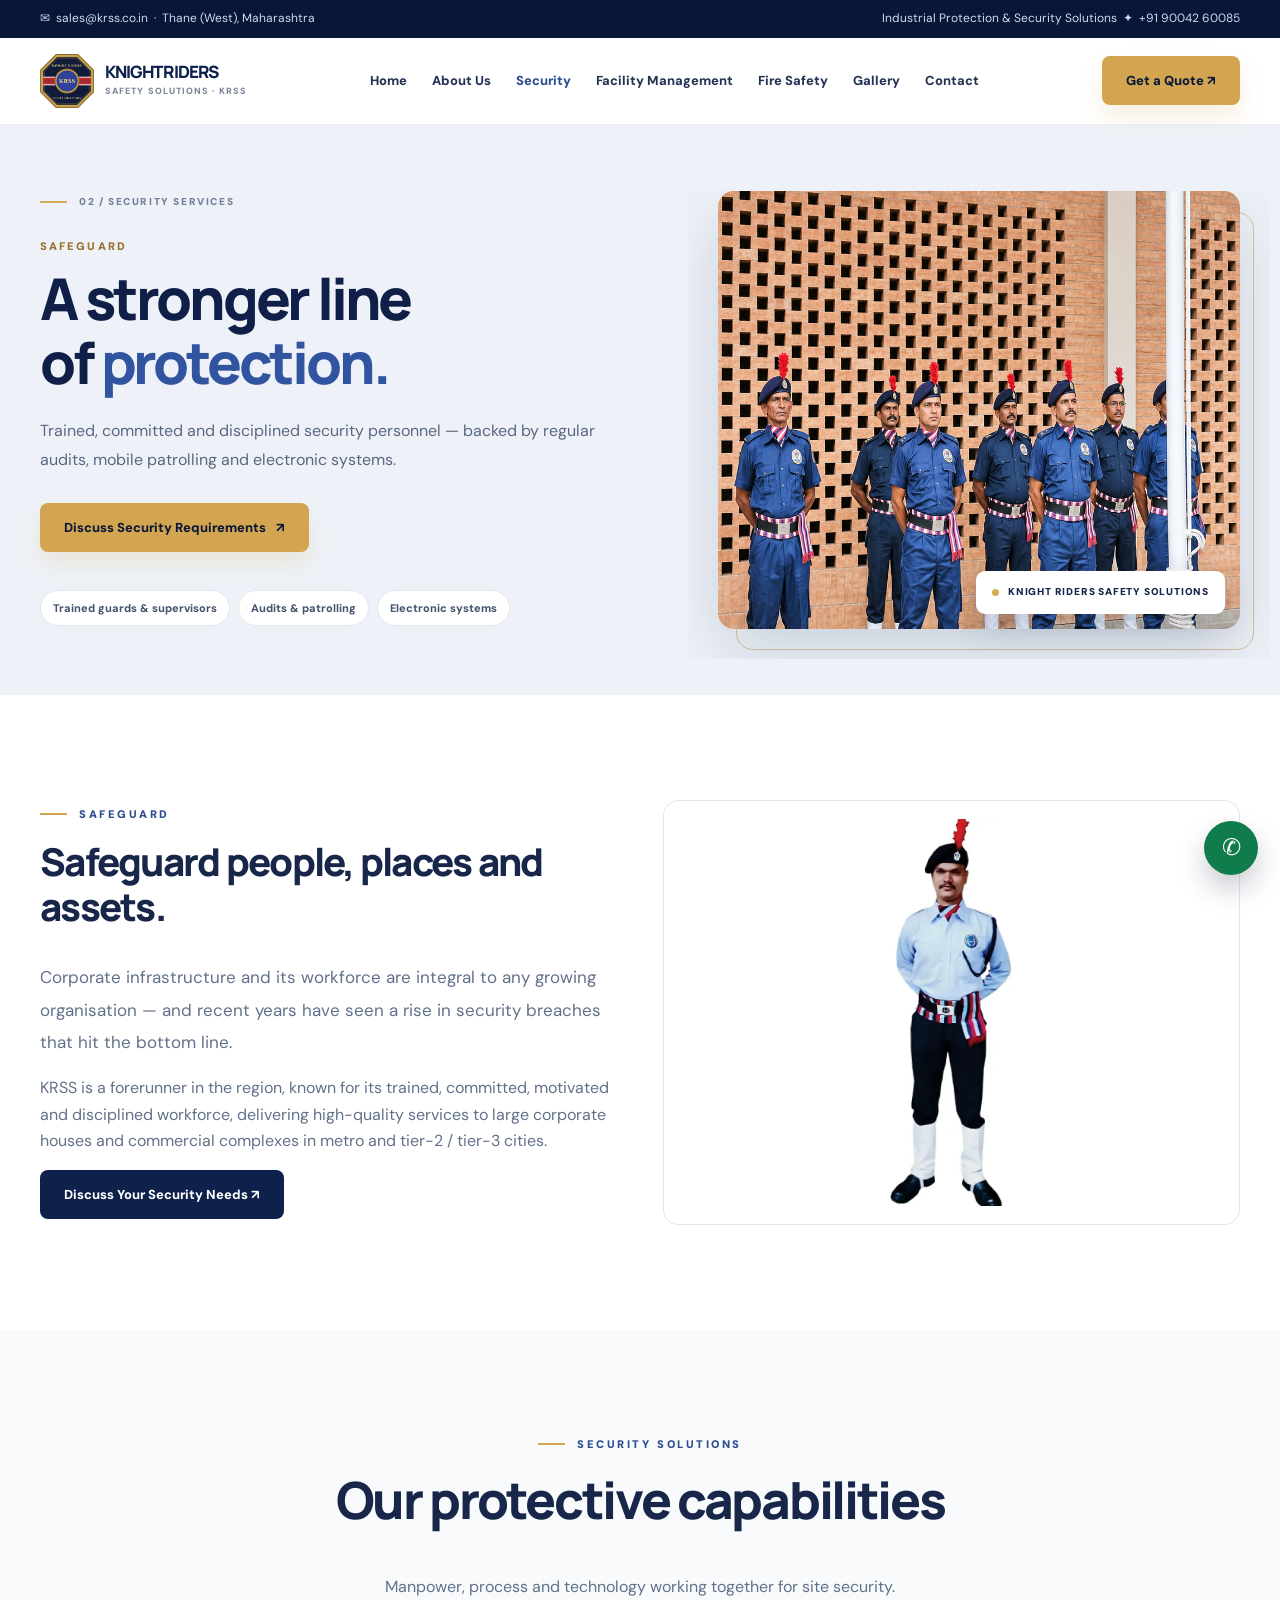
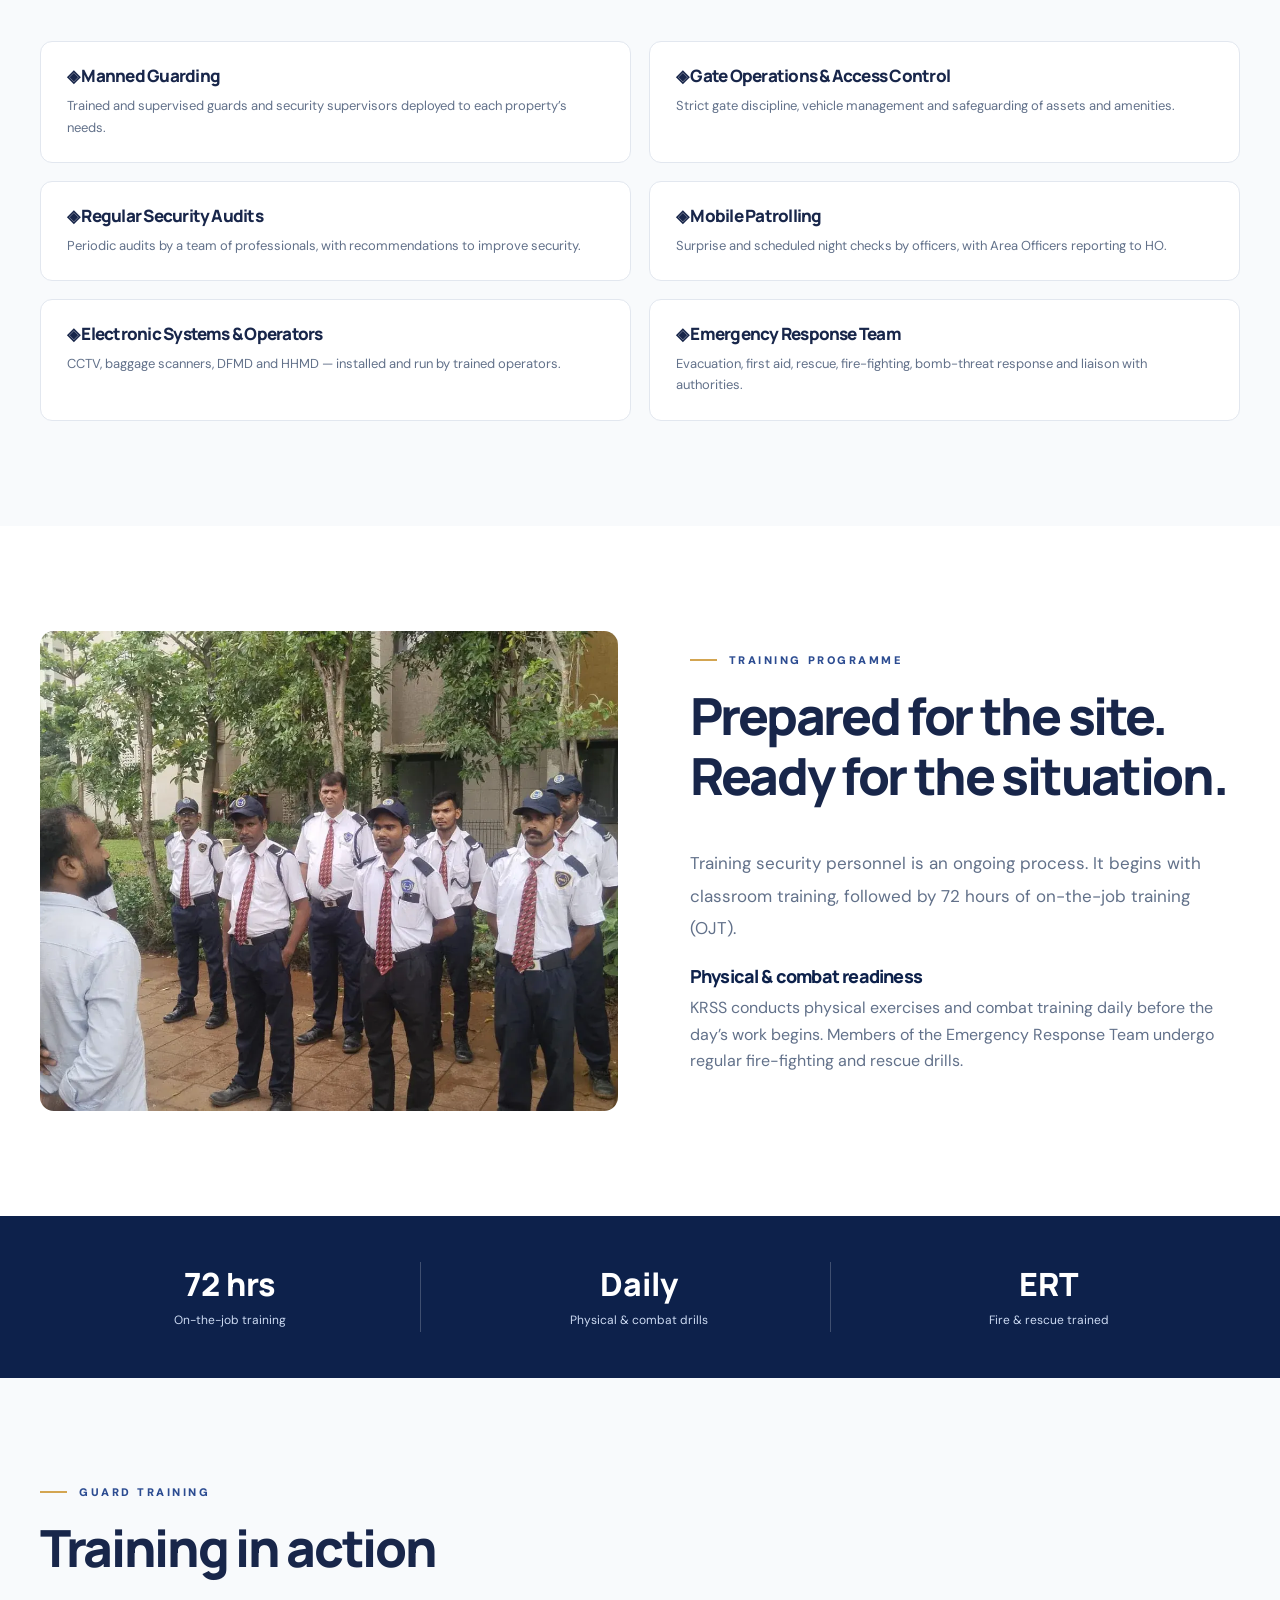
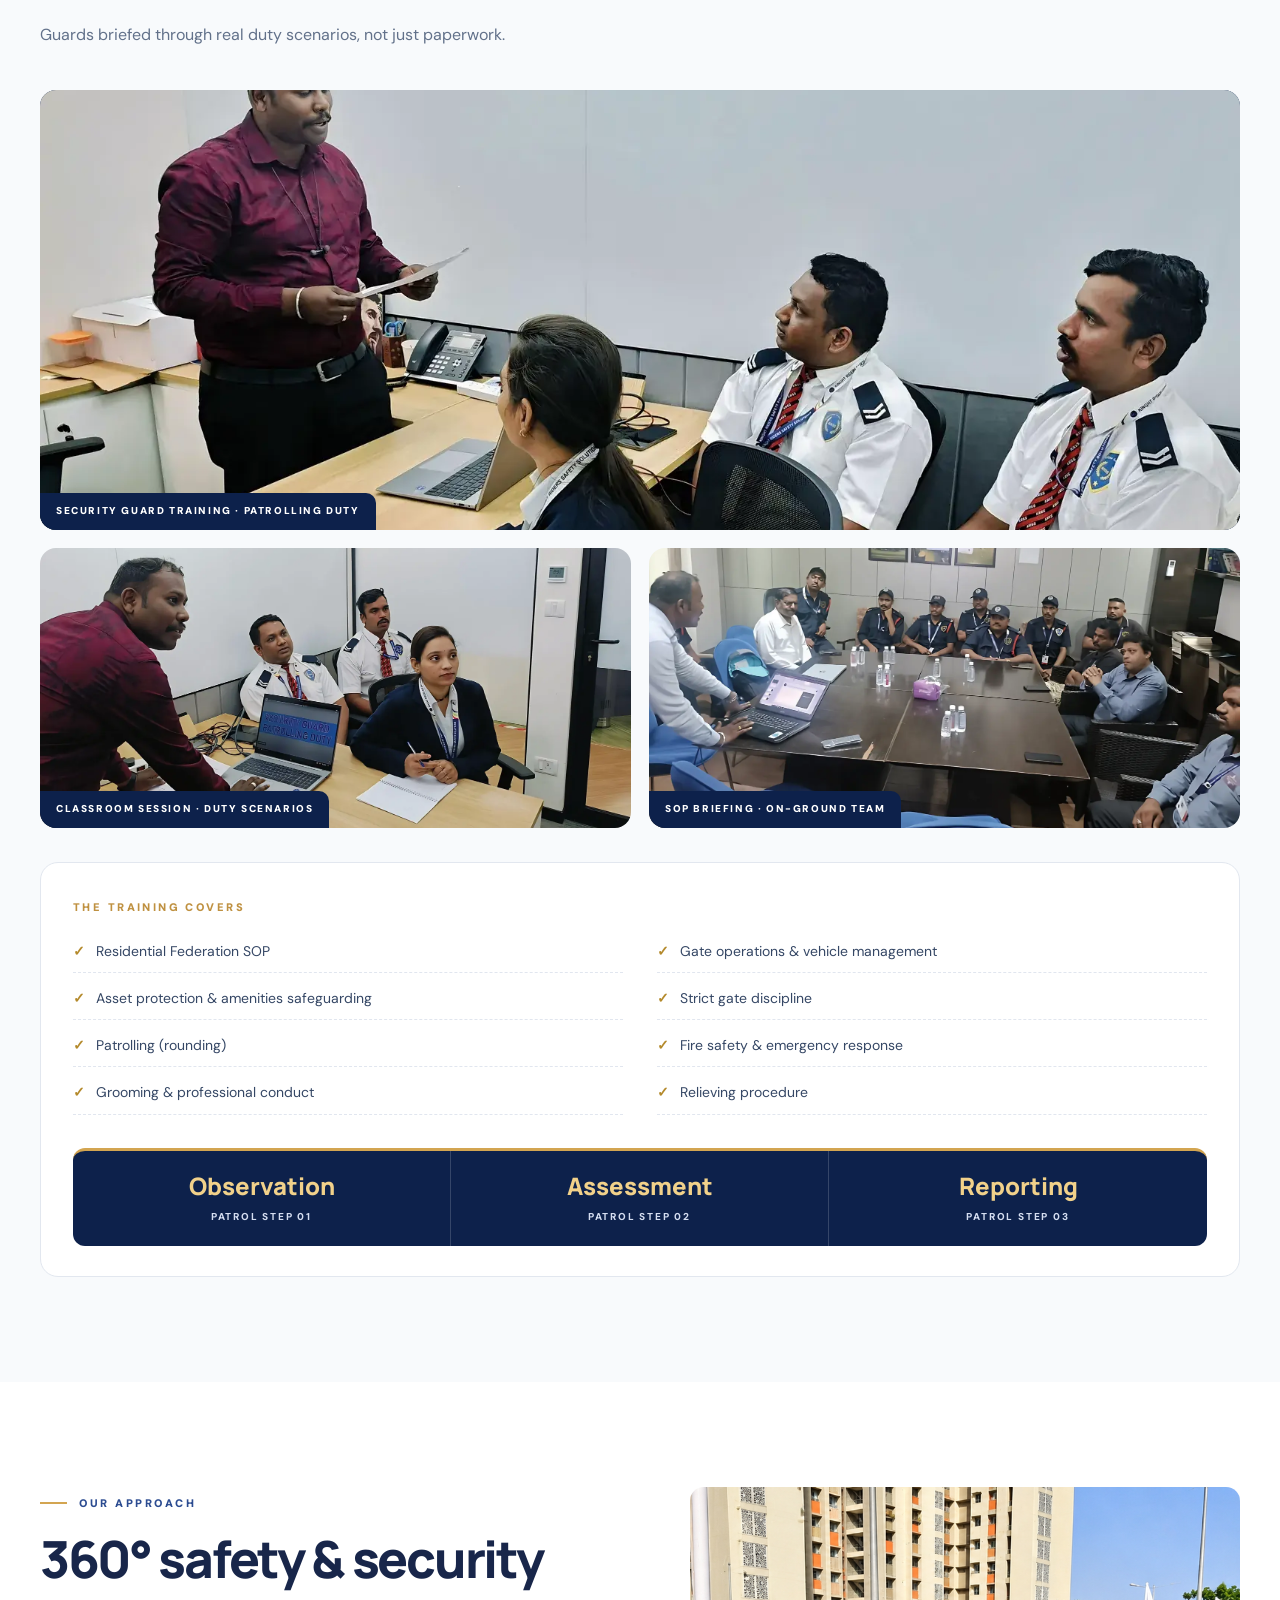
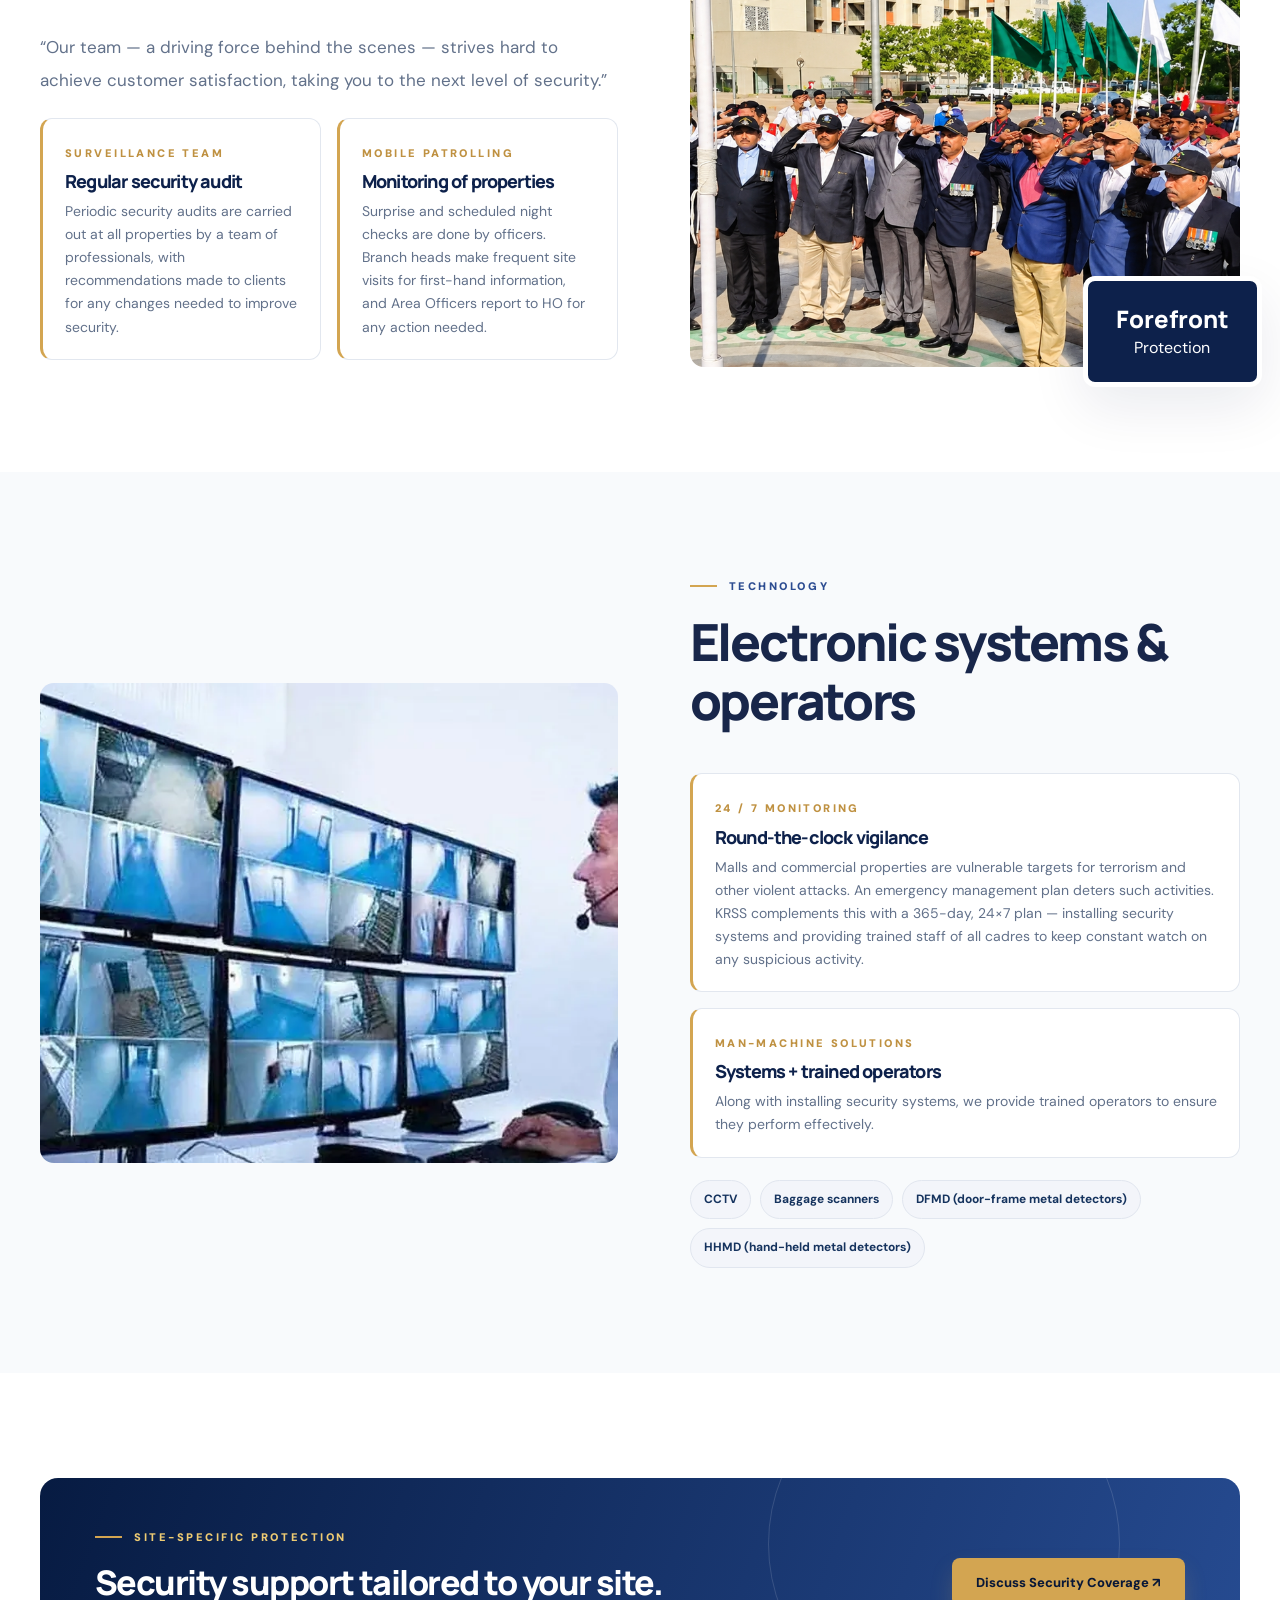
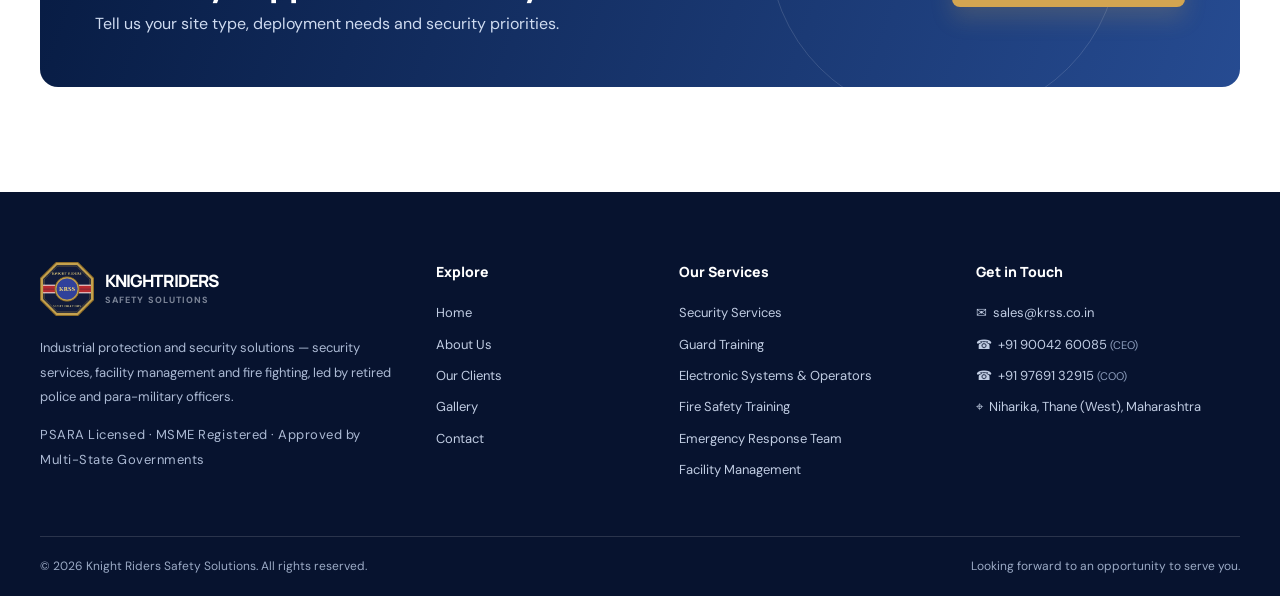
<file: security.html>
<!DOCTYPE html>
<html lang="en">
<head>
<meta charset="utf-8"/>
<meta name="viewport" content="width=device-width,initial-scale=1"/>
<meta name="description" content="KRSS security services: trained guards and supervisors, 72-hour on-the-job training, security audits, mobile patrolling, electronic systems and an Emergency Response Team."/>
<meta name="theme-color" content="#0b1941"/>
<meta name="color-scheme" content="light"/>
<title>Security Services | Knight Riders Safety Solutions</title>
<link rel="icon" type="image/png" href="assets/krss-emblem-180.png"/>
<link rel="apple-touch-icon" href="assets/krss-emblem-180.png"/>
<link rel="preconnect" href="https://fonts.googleapis.com"/>
<link rel="stylesheet" href="style.css"/>
</head>
<body>
<a class="skip-to-content" href="#main-content">Skip to main content</a>
<div class="topbar"><div class="container"><div>✉&nbsp; <a href="mailto:sales@krss.co.in">sales@krss.co.in</a> &nbsp;·&nbsp; Thane (West), Maharashtra</div><div>Industrial Protection &amp; Security Solutions &nbsp;✦&nbsp; <a href="tel:+919004260085">+91 90042 60085</a></div></div></div>
<header class="header"><div class="container navwrap">
<a class="logo" href="index.html" aria-label="KRSS Home"><img src="assets/krss-emblem.webp" alt="Knight Riders Safety Solutions logo" width="54" height="54"/><span><strong>KNIGHT RIDERS</strong><small>SAFETY SOLUTIONS · KRSS</small></span></a>
<nav class="navlinks" id="main-navigation" aria-label="Main navigation"><a href="index.html">Home</a><a href="about.html">About Us</a><a href="security.html" class="active" aria-current="page">Security</a><a href="facility.html">Facility Management</a><a href="fire-safety.html">Fire Safety</a><a href="gallery.html">Gallery</a><a href="contact.html">Contact</a></nav>
<a class="btn btn-gold" href="contact.html">Get a Quote ↗</a>
<button type="button" class="menu-toggle" aria-controls="main-navigation" aria-expanded="false" aria-label="Toggle navigation">☰</button>
</div></header>
<main id="main-content">
<section class="editorial-hero hero-security"><div class="container editorial-shell">
<div class="editorial-copy"><div class="hero-index"><span class="index-line"></span>02 / SECURITY SERVICES</div><div class="editorial-kicker">SAFEGUARD</div>
<h1>A stronger line<br/>of <em>protection.</em></h1><p>Trained, committed and disciplined security personnel — backed by regular audits, mobile patrolling and electronic systems.</p><div class="editorial-actions"><a class="btn btn-gold" href="contact.html?service=Security%20Services">Discuss Security Requirements <span aria-hidden="true">↗</span></a></div><div class="hero-chips"><span>Trained guards &amp; supervisors</span><span>Audits &amp; patrolling</span><span>Electronic systems</span></div></div>
<div class="editorial-visual"><img src="assets/security-team.png" alt="KRSS uniformed security personnel" loading="eager" fetchpriority="high" decoding="async"/><div class="photo-tag"><span class="photo-tag-dot"></span>KNIGHT RIDERS SAFETY SOLUTIONS</div></div>
</div></section>
<section class="section"><div class="container content-layout">
<div class="reveal"><div class="eyebrow">Safeguard</div><h2>Safeguard people, places and assets.</h2>
<p class="lead">Corporate infrastructure and its workforce are integral to any growing organisation — and recent years have seen a rise in security breaches that hit the bottom line.</p>
<p>KRSS is a forerunner in the region, known for its trained, committed, motivated and disciplined workforce, delivering high-quality services to large corporate houses and commercial complexes in metro and tier-2 / tier-3 cities.</p>
<a class="btn btn-navy" href="contact.html?service=Security%20Services">Discuss Your Security Needs ↗</a></div>
<img class="reveal img-contain" src="assets/guard-uniform.webp" alt="KRSS security guard in ceremonial uniform" loading="lazy" decoding="async"/>
</div></section>

<section class="section section-muted"><div class="container">
<div class="section-title center reveal"><div class="eyebrow">Security Solutions</div><h2>Our protective capabilities</h2><p>Manpower, process and technology working together for site security.</p></div>
<div class="service-list">
<div class="list-card reveal"><h3>◈ Manned Guarding</h3><p>Trained and supervised guards and security supervisors deployed to each property’s needs.</p></div>
<div class="list-card reveal"><h3>◈ Gate Operations &amp; Access Control</h3><p>Strict gate discipline, vehicle management and safeguarding of assets and amenities.</p></div>
<div class="list-card reveal"><h3>◈ Regular Security Audits</h3><p>Periodic audits by a team of professionals, with recommendations to improve security.</p></div>
<div class="list-card reveal"><h3>◈ Mobile Patrolling</h3><p>Surprise and scheduled night checks by officers, with Area Officers reporting to HO.</p></div>
<div class="list-card reveal"><h3>◈ Electronic Systems &amp; Operators</h3><p>CCTV, baggage scanners, DFMD and HHMD — installed and run by trained operators.</p></div>
<div class="list-card reveal"><h3>◈ Emergency Response Team</h3><p>Evacuation, first aid, rescue, fire-fighting, bomb-threat response and liaison with authorities.</p></div>
</div></div></section>

<section class="section"><div class="container split">
<div class="image-figure reveal"><img src="assets/training-line.webp" alt="KRSS security guards lined up for training" loading="lazy" decoding="async"/></div>
<div class="reveal"><div class="eyebrow">Training Programme</div><h2>Prepared for the site. Ready for the situation.</h2>
<p class="lead">Training security personnel is an ongoing process. It begins with classroom training, followed by 72 hours of on-the-job training (OJT).</p>
<h3 class="mini-head">Physical &amp; combat readiness</h3>
<p>KRSS conducts physical exercises and combat training daily before the day’s work begins. Members of the Emergency Response Team undergo regular fire-fighting and rescue drills.</p></div>
</div></section>

<div class="stats-band"><div class="container stats three">
<div class="stat reveal"><b>72 hrs</b><span>On-the-job training</span></div>
<div class="stat reveal"><b>Daily</b><span>Physical &amp; combat drills</span></div>
<div class="stat reveal"><b>ERT</b><span>Fire &amp; rescue trained</span></div>
</div></div>

<section class="section section-muted" id="guard-training"><div class="container">
<div class="section-title reveal"><div class="eyebrow">Guard Training</div><h2>Training in action</h2><p>Guards briefed through real duty scenarios, not just paperwork.</p></div>
<div class="photo-trio">
<figure class="trio-fig reveal"><img src="assets/guard-training.webp" alt="Trainer briefing KRSS security guards on patrolling duty" loading="lazy" decoding="async"/><figcaption>Security guard training · Patrolling duty</figcaption></figure>
<figure class="trio-fig reveal"><img src="assets/guard-classroom.webp" alt="KRSS classroom training session on duty scenarios" loading="lazy" decoding="async"/><figcaption>Classroom session · Duty scenarios</figcaption></figure>
<figure class="trio-fig reveal"><img src="assets/guard-sop-briefing.webp" alt="SOP briefing for the KRSS on-ground team" loading="lazy" decoding="async"/><figcaption>SOP briefing · On-ground team</figcaption></figure>
</div>
<div class="covers-wrap reveal"><div><span class="subtle-overline">The training covers</span>
<ul class="ticklist two-col"><li>Residential Federation SOP</li><li>Gate operations &amp; vehicle management</li><li>Asset protection &amp; amenities safeguarding</li><li>Strict gate discipline</li><li>Patrolling (rounding)</li><li>Fire safety &amp; emergency response</li><li>Grooming &amp; professional conduct</li><li>Relieving procedure</li></ul></div>
<div class="patrol-steps"><div><b>Observation</b><span>Patrol step 01</span></div><div><b>Assessment</b><span>Patrol step 02</span></div><div><b>Reporting</b><span>Patrol step 03</span></div></div></div>
</div></section>

<section class="section"><div class="container split">
<div class="reveal"><div class="eyebrow">Our Approach</div><h2>360° safety &amp; security</h2>
<p class="lead">“Our team — a driving force behind the scenes — strives hard to achieve customer satisfaction, taking you to the next level of security.”</p>
<div class="mini-grid">
<div class="mini-card"><span class="subtle-overline">Surveillance Team</span><h3>Regular security audit</h3><p>Periodic security audits are carried out at all properties by a team of professionals, with recommendations made to clients for any changes needed to improve security.</p></div>
<div class="mini-card"><span class="subtle-overline">Mobile Patrolling</span><h3>Monitoring of properties</h3><p>Surprise and scheduled night checks are done by officers. Branch heads make frequent site visits for first-hand information, and Area Officers report to HO for any action needed.</p></div>
</div></div>
<div class="image-figure reveal"><img src="assets/officers-salute.png" alt="KRSS officers at a flag-hoisting ceremony" loading="lazy" decoding="async"/><div class="stamp"><b>Forefront</b>Protection</div></div>
</div></section>

<section class="section section-muted" id="electronic"><div class="container split">
<div class="image-figure reveal"><img src="assets/profile-monitoring.webp" alt="Security operator monitoring CCTV screens" loading="lazy" decoding="async"/></div>
<div class="reveal"><div class="eyebrow">Technology</div><h2>Electronic systems &amp; operators</h2>
<div class="mini-grid one">
<div class="mini-card"><span class="subtle-overline">24 / 7 Monitoring</span><h3>Round-the-clock vigilance</h3><p>Malls and commercial properties are vulnerable targets for terrorism and other violent attacks. An emergency management plan deters such activities. KRSS complements this with a 365-day, 24×7 plan — installing security systems and providing trained staff of all cadres to keep constant watch on any suspicious activity.</p></div>
<div class="mini-card"><span class="subtle-overline">Man-Machine Solutions</span><h3>Systems + trained operators</h3><p>Along with installing security systems, we provide trained operators to ensure they perform effectively.</p></div>
</div>
<div class="profile-tags"><span>CCTV</span><span>Baggage scanners</span><span>DFMD (door-frame metal detectors)</span><span>HHMD (hand-held metal detectors)</span></div></div>
</div></section>
<section class="section"><div class="container"><div class="banner-cta reveal security-cta"><div><div class="eyebrow light-eyebrow">Site-specific protection</div><h2>Security support tailored to your site.</h2><p>Tell us your site type, deployment needs and security priorities.</p></div><a class="btn btn-gold" href="contact.html?service=Security%20Services">Discuss Security Coverage ↗</a></div></div></section>
</main>
<footer class="footer"><div class="container">
<div class="footer-grid">
<div><a class="logo" href="index.html"><img src="assets/krss-emblem.webp" alt="KRSS logo" width="54" height="54" loading="lazy"/><span><strong>KNIGHT RIDERS</strong><small>SAFETY SOLUTIONS</small></span></a>
<p style="margin-top:20px">Industrial protection and security solutions — security services, facility management and fire fighting, led by retired police and para-military officers.</p>
<p class="footer-badges">PSARA Licensed · MSME Registered · Approved by Multi-State Governments</p></div>
<div><h4>Explore</h4><div class="footer-links"><a href="index.html">Home</a><a href="about.html">About Us</a><a href="about.html#clients">Our Clients</a><a href="gallery.html">Gallery</a><a href="contact.html">Contact</a></div></div>
<div><h4>Our Services</h4><div class="footer-links"><a href="security.html">Security Services</a><a href="security.html#guard-training">Guard Training</a><a href="security.html#electronic">Electronic Systems &amp; Operators</a><a href="fire-safety.html#training">Fire Safety Training</a><a href="fire-safety.html#ert">Emergency Response Team</a><a href="facility.html">Facility Management</a></div></div>
<div><h4>Get in Touch</h4><div class="footer-links footer-contact">
<a href="mailto:sales@krss.co.in">✉&nbsp; sales@krss.co.in</a>
<a href="tel:+919004260085">☎&nbsp; +91 90042 60085 <small>(CEO)</small></a>
<a href="tel:+919769132915">☎&nbsp; +91 97691 32915 <small>(COO)</small></a>
<span>⌖&nbsp; Niharika, Thane (West), Maharashtra</span></div></div>
</div>
<div class="footer-bottom"><span>© <span id="year">2026</span> Knight Riders Safety Solutions. All rights reserved.</span><span>Looking forward to an opportunity to serve you.</span></div>
</div></footer>
<a class="float-contact" href="https://wa.me/919004260085?text=Hello%20KRSS%2C%20I%20would%20like%20to%20enquire%20about%20your%20services." aria-label="Enquire on WhatsApp" target="_blank" rel="noopener noreferrer">✆</a>
<script src="script.js" defer></script>
<script>document.getElementById('year').textContent=new Date().getFullYear()</script>
</body>
</html>
</file>
<file: style.css>
@import url('https://fonts.googleapis.com/css2?family=DM+Sans:wght@400;500;600;700&family=Manrope:wght@400;500;600;700;800&display=swap');
:root{--navy:#0b1941;--deep:#06112d;--blue:#2448a6;--gold:#d6ac54;--gold2:#f1d58c;--ink:#18264a;--muted:#62718a;--bg:#f7f8fc;--border:#e2e7ef;--white:#fff;--shadow:0 20px 55px rgba(11,25,65,.085)}*{box-sizing:border-box}html{scroll-behavior:smooth}body{margin:0;font-family:'DM Sans',sans-serif;color:var(--ink);background:#fff;line-height:1.65;overflow-x:hidden}h1,h2,h3,h4,p{margin-top:0}h1,h2,h3{font-family:Manrope,sans-serif;line-height:1.16;letter-spacing:-.045em}h1{font-size:clamp(2.6rem,5.4vw,5.8rem);font-weight:800}h2{font-size:clamp(2.15rem,4vw,3.65rem);font-weight:800}h3{font-weight:800}p{color:#62718a}a{text-decoration:none;color:inherit}img{max-width:100%;display:block}button,input,textarea,select{font:inherit}button{cursor:pointer}.container{width:min(1200px,calc(100% - 48px));margin:auto}.topbar{background:var(--deep);color:#cfdaee;font-size:12px}.topbar .container{display:flex;justify-content:space-between;gap:16px;padding:9px 0}.topbar a:hover{color:var(--gold)}.header{position:sticky;top:0;z-index:100;background:rgba(255,255,255,.95);backdrop-filter:blur(20px);border-bottom:1px solid #e9edf4;transition:box-shadow .25s}.header.scrolled{box-shadow:0 12px 30px rgba(6,17,45,.09)}.navwrap{display:flex;align-items:center;justify-content:space-between;min-height:86px;gap:24px}.logo{display:flex;align-items:center;gap:11px;min-width:0}.logo img{height:54px;width:54px;border-radius:50%;object-fit:cover}.logo strong{font-family:Manrope;font-weight:900;letter-spacing:-.055em;font-size:17px;line-height:1.12;color:var(--navy);display:block}.logo small{display:block;color:#7a8396;letter-spacing:.12em;font-weight:800;font-size:9px;margin-top:3px}.navlinks{display:flex;align-items:center;gap:25px}.navlinks a{font-size:13px;font-weight:800;color:#243355;transition:color .2s}.navlinks a:hover,.navlinks a.active{color:var(--blue)}.btn{display:inline-flex;align-items:center;justify-content:center;gap:10px;min-height:49px;border-radius:8px;padding:12px 23px;font-size:13px;font-weight:800;border:1px solid transparent;transition:transform .3s,background .3s,box-shadow .3s;white-space:nowrap}.btn:hover{transform:translateY(-3px)}.btn-gold{background:var(--gold);color:var(--deep);box-shadow:0 12px 22px rgba(214,172,84,.18)}.btn-gold:hover{background:var(--gold2)}.btn-navy{background:var(--navy);color:white}.btn-outline{color:white;border-color:rgba(255,255,255,.65)}.btn-white{background:white;color:var(--navy)}.menu-toggle{display:none;background:none;border:0;padding:10px;font-size:26px;color:var(--navy)}.eyebrow{font-size:11px;letter-spacing:.23em;text-transform:uppercase;color:var(--blue);font-weight:900;display:flex;gap:12px;align-items:center;margin-bottom:17px}.eyebrow:before{content:'';height:2px;width:27px;background:var(--gold)}.light-eyebrow{color:#eecb73}.section{padding:105px 0}.section-muted{background:var(--bg)}.section-title{max-width:670px;margin-bottom:40px}.section-title.center{text-align:center;margin-inline:auto}.section-title.center .eyebrow{justify-content:center}.section-title p{font-size:16px;line-height:1.85}.hero{position:relative;min-height:680px;display:flex;align-items:center;overflow:hidden;color:white;background:var(--deep)}.hero-bg{position:absolute;inset:0;background:linear-gradient(90deg,rgba(4,15,41,.97) 0%,rgba(6,19,52,.89) 39%,rgba(6,19,52,.28) 100%),url('assets/team-building.webp') center 43%/cover;transform:scale(1.07);animation:heropan 14s ease-out both}@keyframes heropan{to{transform:scale(1)}}.hero-content{position:relative;padding:125px 0 150px;max-width:800px}.hero h1{margin-bottom:25px}.hero h1 span{color:var(--gold2)}.hero p{color:#d7e1f4;font-size:17px;max-width:580px;line-height:1.85}.hero-actions{display:flex;flex-wrap:wrap;gap:13px;margin-top:31px}.hero-mark{position:absolute;right:-70px;bottom:-85px;color:#ffffff10;font:900 260px Manrope;letter-spacing:-.08em;pointer-events:none}.trust-strip{position:relative;margin-top:-58px;z-index:5}.trust-inner{background:white;border-radius:13px;box-shadow:var(--shadow);display:grid;grid-template-columns:repeat(4,1fr);padding:24px}.trust-item{padding:8px 18px;border-right:1px solid var(--border);display:flex;align-items:center;gap:14px;font-size:13px;font-weight:800;color:var(--navy)}.trust-item:last-child{border:0}.trust-icon{width:44px;height:44px;flex:0 0 44px;background:#eef2fb;color:var(--blue);border-radius:10px;display:grid;place-items:center;font-size:22px}.grid3{display:grid;grid-template-columns:repeat(3,1fr);gap:24px}.grid4{display:grid;grid-template-columns:repeat(4,1fr);gap:22px}.service-card{border:1px solid var(--border);border-radius:15px;background:white;overflow:hidden;transition:transform .35s,box-shadow .35s;box-shadow:0 8px 30px rgba(6,17,45,.025)}.service-card:hover{transform:translateY(-9px);box-shadow:var(--shadow)}.service-card .photo{height:225px;background:#ebeff5;overflow:hidden}.photo img{width:100%;height:100%;object-fit:cover;transition:transform .6s}.service-card:hover img{transform:scale(1.065)}.service-card .info{padding:25px}.service-card h3{font-size:19px;margin-bottom:11px;color:var(--navy)}.service-card p{font-size:14px;min-height:71px}.text-link{color:var(--blue);font-size:13px;font-weight:900;display:inline-flex;gap:10px;align-items:center}.text-link:hover{color:#b18b3a}.split{display:grid;grid-template-columns:1.05fr 1fr;gap:72px;align-items:center}.image-figure{position:relative}.image-figure>img{width:100%;height:480px;object-fit:cover;border-radius:14px}.image-figure .stamp{position:absolute;bottom:-20px;right:-22px;background:var(--navy);color:white;border:5px solid white;border-radius:12px;padding:21px 28px;text-align:center;box-shadow:var(--shadow)}.stamp b{font:800 24px Manrope;display:block}.ticklist{list-style:none;padding:0;margin:24px 0}.ticklist li{display:flex;gap:11px;margin:12px 0;color:#354765;font-size:14px}.ticklist li:before{content:'✓';font-weight:900;color:#b48a2c}.stats-band{background:var(--navy);color:white;padding:46px 0}.stats{display:grid;grid-template-columns:repeat(4,1fr);gap:28px}.stat{text-align:center;border-right:1px solid #ffffff35}.stat:last-child{border:0}.stat b{display:block;font:800 clamp(22px,3vw,32px) Manrope}.stat span{color:#ccdaf2;font-size:12px}.feature{padding:28px;border:1px solid var(--border);border-radius:14px;background:#fff}.feature .f-icon{display:grid;place-items:center;width:54px;height:54px;background:#f1f4fb;color:var(--blue);border-radius:13px;font-size:23px;margin-bottom:20px}.feature h3{font-size:17px;color:var(--navy)}.feature p{font-size:14px;margin:0}.banner-cta{background:linear-gradient(110deg,#07173c,#203c86);color:white;border-radius:18px;padding:50px 55px;display:flex;align-items:center;justify-content:space-between;gap:30px;position:relative;overflow:hidden}.banner-cta:after{content:'';position:absolute;right:10%;top:-110px;width:350px;height:350px;border:1px solid #ffffff22;border-radius:50%;pointer-events:none}.banner-cta h2{font-size:clamp(23px,3vw,34px);margin:0 0 8px}.banner-cta p{color:#cfdbf0;margin:0}.banner-cta .btn{z-index:1}.footer{background:#07132f;color:#d5def1;padding:70px 0 20px}.footer-grid{display:grid;grid-template-columns:1.6fr .9fr 1.15fr 1.2fr;gap:45px}.footer .logo strong{color:white}.footer p{color:#acbad4;font-size:13px;line-height:1.9}.footer h4{color:white;font:800 14px Manrope;margin-bottom:21px}.footer-links{display:grid;gap:10px}.footer-links a,.footer-contact a{font-size:13px;color:#c1cde3}.footer-links a:hover,.footer-contact a:hover{color:var(--gold)}.footer-bottom{border-top:1px solid #ffffff24;display:flex;justify-content:space-between;gap:20px;margin-top:50px;padding-top:20px;font-size:12px;color:#9baac5}.page-hero{padding:107px 0 110px;background:linear-gradient(110deg,rgba(6,17,45,.96),rgba(15,43,100,.88)),url('assets/team-drill.webp') center/cover;color:white}.page-hero h1{font-size:clamp(42px,5vw,68px);margin-bottom:20px}.page-hero p{color:#d7e3f4;max-width:670px;font-size:17px}.breadcrumbs{margin-top:35px;font-size:12px;color:#d5e0f6}.breadcrumbs a{color:var(--gold2)}.content-layout{display:grid;grid-template-columns:1fr 1fr;gap:45px;align-items:center}.content-layout img{width:100%;height:425px;object-fit:cover;border-radius:15px}.content-layout h2{font-size:clamp(28px,3vw,43px)}.service-list{display:grid;grid-template-columns:repeat(2,1fr);gap:18px}.list-card{background:white;padding:24px 26px;border:1px solid var(--border);border-radius:12px}.list-card h3{font-size:17px;margin-bottom:9px}.list-card p{font-size:13px;margin:0}.gallery-grid{display:grid;grid-template-columns:repeat(3,1fr);gap:18px}.gallery-item{position:relative;overflow:hidden;border-radius:12px;cursor:pointer;border:0;padding:0;background:#081837;aspect-ratio:4/3;text-align:left}.gallery-item img{width:100%;height:100%;object-fit:cover;transition:transform .5s}.gallery-item:hover img{transform:scale(1.08)}.gallery-item span{position:absolute;bottom:0;left:0;right:0;color:white;background:linear-gradient(0deg,#06132fde,transparent);padding:38px 20px 17px;font-size:13px;font-weight:800}.lightbox{position:fixed;inset:0;background:rgba(3,9,25,.94);z-index:1000;display:none;align-items:center;justify-content:center;padding:45px}.lightbox.open{display:flex}.lightbox img{max-height:86vh;max-width:90vw;object-fit:contain;border-radius:7px}.lightbox button{position:absolute;top:20px;right:25px;background:white;color:#0b1941;border:0;border-radius:50%;height:44px;width:44px;font-size:26px}.contact-grid{display:grid;grid-template-columns:.8fr 1.2fr;gap:50px}.contact-card{border:1px solid var(--border);background:white;padding:28px;border-radius:14px;display:flex;gap:20px;margin-bottom:18px}.contact-card .f-icon{color:var(--blue);font-size:24px}.contact-card h3{font-size:17px;margin:0 0 6px}.contact-card p{font-size:14px;margin:0}.form-panel{padding:35px;border-radius:16px;box-shadow:var(--shadow);border:1px solid var(--border)}.form-grid{display:grid;grid-template-columns:repeat(2,1fr);gap:16px}.field{display:flex;flex-direction:column;gap:7px}.field.full{grid-column:1/-1}.field label{font-size:12px;font-weight:800;color:var(--navy)}.field input,.field select,.field textarea{outline:0;border:1px solid #dce3ef;border-radius:8px;padding:13px;background:#fbfcff;width:100%;font-size:14px;color:var(--navy)}.field input:focus,.field textarea:focus,.field select:focus{border-color:var(--blue);box-shadow:0 0 0 3px #2448a611}.field textarea{min-height:120px;resize:vertical}.form-note{font-size:12px;margin-top:12px}.quote-grid{display:grid;grid-template-columns:repeat(2,1fr);gap:22px}.quote{background:white;border:1px solid var(--border);padding:29px;border-radius:13px}.quote p{font-size:14px}.quote b{font-size:12px;color:var(--navy)}.profile-preview{display:flex;align-items:center;gap:18px;padding:23px;border:1px solid var(--border);border-radius:12px}.profile-preview .icon{font-size:30px}.reveal{opacity:0;transform:translateY(26px);transition:opacity .7s ease,transform .7s cubic-bezier(.2,.75,.2,1)}.reveal.visible{opacity:1;transform:none}.float-contact{position:fixed;right:22px;bottom:25px;z-index:99;background:#117c4b;color:white;border-radius:50%;width:54px;height:54px;display:grid;place-items:center;box-shadow:0 14px 28px #07132f36;font-size:23px;transition:transform .2s}.float-contact:hover{transform:scale(1.08)}.mobile-nav{display:none}.subtle-overline{color:#bf9141;font-size:11px;letter-spacing:.22em;text-transform:uppercase;font-weight:900}.lead{font-size:17px!important;line-height:1.9}.contact-info-small{display:block;font-size:11px;color:#7c88a2;margin-top:3px}
@media(max-width:1080px){.navlinks{gap:15px}.navlinks a{font-size:12px}.header .btn{display:none}.split{gap:42px}.footer-grid{grid-template-columns:repeat(2,1fr)}}@media(max-width:800px){.topbar{display:none}.navwrap{min-height:73px}.logo img{width:45px;height:45px}.logo strong{font-size:15px}.menu-toggle{display:block}.navlinks{display:none;position:absolute;top:73px;left:0;right:0;background:white;padding:20px 24px 26px;box-shadow:0 20px 25px #08122e20;flex-direction:column;align-items:flex-start;gap:0}.navlinks.open{display:flex}.navlinks a{width:100%;padding:13px 3px;font-size:15px;border-bottom:1px solid var(--border)}.hero{min-height:600px}.hero-content{padding:80px 0 120px}.hero-bg{background:linear-gradient(90deg,rgba(4,15,41,.94),rgba(4,15,41,.6)),url('assets/team-building.webp') center/cover}.trust-inner{grid-template-columns:repeat(2,1fr);gap:10px}.trust-item{border:0;padding:10px;font-size:12px}.grid3,.grid4{grid-template-columns:repeat(2,1fr)}.split,.content-layout,.contact-grid{grid-template-columns:1fr}.split .image-figure{order:-1}.image-figure>img{height:400px}.section{padding:75px 0}.stats{grid-template-columns:repeat(2,1fr)}.stat:nth-child(2){border-right:0}.stat{padding:10px}.banner-cta{padding:38px;flex-wrap:wrap}.gallery-grid{grid-template-columns:repeat(2,1fr)}.footer-grid{gap:35px}}@media(max-width:540px){.container{width:min(100% - 34px,1200px)}h1{font-size:2.6rem}.hero p{font-size:15px}.hero-actions{gap:9px}.btn{padding:11px 15px;font-size:12px}.trust-inner{padding:13px}.trust-item{gap:7px;font-size:11px}.trust-icon{width:33px;height:33px;flex-basis:33px;font-size:17px}.grid3,.grid4,.service-list,.gallery-grid,.quote-grid,.form-grid{grid-template-columns:1fr}.section{padding:65px 0}.service-card .photo{height:220px}.split{gap:35px}.image-figure>img,.content-layout img{height:290px}.image-figure .stamp{right:-5px}.footer-grid{grid-template-columns:1fr 1fr;gap:28px}.footer-grid>div:first-child,.footer-grid>div:last-child{grid-column:1/-1}.footer-bottom{flex-direction:column}.page-hero{padding:75px 0}.form-panel{padding:22px}.contact-grid{gap:22px}.hero-mark{display:none}.logo small{font-size:8px}}
@media(prefers-reduced-motion:reduce){*,*:before,*:after{animation:none!important;scroll-behavior:auto!important;transition:none!important}.reveal{opacity:1;transform:none}}
/* ---------- KRSS Premium Refined: unique editorial page heroes ---------- */
.skip-to-content{position:fixed;z-index:500;top:-70px;left:16px;background:#fff;color:#0b1941;padding:12px 20px;border-radius:8px;font-weight:800}.skip-to-content:focus{top:12px}
.editorial-hero{--accent:#d6ac54;position:relative;isolation:isolate;overflow:hidden;background:#f4f6fa}.editorial-shell{display:grid;grid-template-columns:1.08fr .92fr;align-items:center;min-height:570px;gap:5.5%;padding-top:66px;padding-bottom:66px}.editorial-copy{position:relative;z-index:2}.hero-index{display:flex;align-items:center;gap:12px;color:#738099;font-size:10px;font-weight:900;letter-spacing:.16em;margin-bottom:27px}.index-line{width:27px;height:2px;background:#d6ac54}.editorial-kicker{font-size:11px;font-weight:900;letter-spacing:.19em;color:#9a722e;margin-bottom:12px}.editorial-hero h1{color:#101f47;font-size:clamp(39px,4.5vw,69px);line-height:1.11;margin-bottom:22px;letter-spacing:-.055em}.editorial-hero h1 em{font-style:normal;color:#3154a0}.editorial-hero p{font-size:16px;max-width:560px;color:#5a6780;line-height:1.8}.editorial-actions{display:flex;align-items:center;gap:20px;flex-wrap:wrap;margin:28px 0}.editorial-secondary{font-size:13px;color:#364c6f;font-weight:800}.editorial-secondary:hover{color:#b58a37}.hero-chips{display:flex;flex-wrap:wrap;gap:8px;margin-top:38px}.hero-chips span{background:white;border:1px solid #e2e6ed;color:#44546e;font-size:11px;font-weight:800;padding:8px 12px;border-radius:50px}.editorial-visual{position:relative;min-width:0;align-self:stretch;min-height:390px}.editorial-visual:before{content:'';position:absolute;inset:21px -14px -21px 18px;border:1px solid rgba(191,148,64,.5);border-radius:17px}.editorial-visual img{position:absolute;inset:0;width:100%;height:100%;object-fit:cover;border-radius:16px;box-shadow:0 24px 70px rgba(10,26,62,.15)}.photo-tag{position:absolute;right:15px;bottom:15px;background:#fff;color:#16274d;box-shadow:0 10px 35px #0b194133;padding:13px 16px;border-radius:9px;font-size:10px;font-weight:900;letter-spacing:.08em;display:flex;align-items:center;gap:9px}.photo-tag-dot{width:7px;height:7px;background:#d6ac54;border-radius:50%}
.hero-security{background:#eef2f8}.hero-security .editorial-visual img{object-position:center 38%}.hero-security .editorial-visual{clip-path:inset(0 -30px -30px -30px)}
.hero-facility{background:#fff}.hero-facility .editorial-shell{grid-template-columns:.9fr 1.1fr;gap:6%}.hero-facility .editorial-visual img{border-radius:150px 18px 18px 18px}.hero-facility .editorial-visual:before{border-radius:160px 22px 22px 22px}.hero-facility .editorial-hero h1 em{color:#3154a0}
.hero-fire{background:#0c1b3f}.hero-fire .editorial-shell{grid-template-columns:1fr 1.03fr;min-height:600px}.hero-fire .editorial-visual img{border-radius:14px}.hero-fire h1,.hero-fire .editorial-hero h1{color:white}.hero-fire h1 em{color:#f1d58c}.hero-fire p{color:#d2dced}.hero-fire .hero-index{color:#aebddc}.hero-fire .editorial-kicker{color:#ebc77e}.hero-fire .hero-chips span{background:#ffffff13;color:#e1e8f7;border:1px solid #ffffff40}.hero-fire .editorial-secondary{color:#d6dff0}.hero-fire .editorial-visual:before{border-color:#e3b66080}
.hero-about{background:linear-gradient(135deg,#f7f8fc,#eef2f9)}.hero-about .editorial-shell{grid-template-columns:1fr 1fr}.hero-about .editorial-visual{min-height:460px}.hero-about .editorial-visual img{border-radius:20px;object-position:center}.hero-about h1 em{color:#bd8d35}
.hero-gallery{background:#f9fafc}.hero-gallery .editorial-shell{min-height:440px;grid-template-columns:1.1fr .9fr;padding-top:40px;padding-bottom:40px}.hero-gallery .editorial-visual{min-height:310px}.hero-gallery .editorial-visual img{border-radius:130px 16px 16px 16px}.hero-gallery .editorial-visual:before{display:none}
.hero-contact{background:#edf3fa}.hero-contact .editorial-shell{min-height:480px;grid-template-columns:1.1fr .9fr}.hero-contact .editorial-visual{min-height:330px}.hero-contact .editorial-visual img{border-radius:18px 130px 18px 18px}.hero-contact .editorial-visual:before{display:none}
.banner-cta.security-cta{background:linear-gradient(110deg,#071b42,#264b91)}.banner-cta.facility-cta{background:linear-gradient(110deg,#123d52,#1c6381)}.banner-cta.fire-cta{background:linear-gradient(110deg,#371c29,#813c3c)}.banner-cta.home-cta{background:linear-gradient(110deg,#0b1941,#2448a6)}
@media(max-width:950px){.editorial-shell,.hero-facility .editorial-shell,.hero-fire .editorial-shell,.hero-about .editorial-shell,.hero-gallery .editorial-shell,.hero-contact .editorial-shell{grid-template-columns:1fr;gap:36px;min-height:auto;padding-top:65px;padding-bottom:65px}.editorial-visual,.hero-about .editorial-visual,.hero-gallery .editorial-visual,.hero-contact .editorial-visual{min-height:360px}.editorial-hero h1{font-size:clamp(38px,7vw,62px)}.hero-chips{margin-top:20px}}
@media(max-width:560px){.editorial-shell,.hero-gallery .editorial-shell{padding-top:48px;padding-bottom:52px}.editorial-hero h1{font-size:clamp(34px,10vw,48px)}.editorial-hero p{font-size:14px}.editorial-visual,.hero-about .editorial-visual,.hero-gallery .editorial-visual,.hero-contact .editorial-visual{min-height:265px}.editorial-visual:before{inset:12px -5px -12px 9px}.photo-tag{font-size:8px;padding:9px;right:9px;bottom:9px}.hero-chips{gap:6px}.hero-chips span{font-size:10px;padding:7px 10px}.editorial-actions{gap:12px;margin:23px 0}.editorial-hero .btn{white-space:normal}.hero-gallery .editorial-visual img,.hero-facility .editorial-visual img,.hero-contact .editorial-visual img{border-radius:14px}}

/* KRSS source-profile integrations */
.leadership-grid{display:grid;grid-template-columns:repeat(2,minmax(0,1fr));gap:22px;margin-top:30px}
.leader-card{background:#fff;border:1px solid #e8e9ed;border-radius:20px;overflow:hidden;display:flex;min-height:215px;box-shadow:0 12px 38px rgba(7,25,58,.045);transition:transform .35s ease,box-shadow .35s ease}
.leader-card:hover{transform:translateY(-5px);box-shadow:0 22px 50px rgba(7,25,58,.11)}
.leader-portrait{flex:0 0 37%;background:#f4f0e8;min-width:0}
.leader-portrait img{width:100%;height:100%;object-fit:cover;object-position:center top;display:block}
.leader-details{padding:25px 22px;display:flex;flex-direction:column;justify-content:center}
.leader-details h3{margin:9px 0;font-size:21px;line-height:1.18}.leader-details p{font-size:13.5px;line-height:1.65;margin:0}
.value-note{padding:40px;border-radius:24px;background:#112855;color:#fff;box-shadow:0 20px 60px rgba(8,25,60,.13)}
.value-note>span{color:#d4ae60;font-size:11px;font-weight:800;letter-spacing:.2em}.value-note h3{font-size:clamp(32px,4vw,54px);line-height:1.1;margin:23px 0;color:#fff}.value-note p{color:#d9e5fa}.value-line{height:1px;background:rgba(255,255,255,.23);margin:28px 0 18px}.value-note small{color:#e6c986}
.client-brand-grid{display:grid;grid-template-columns:repeat(5,minmax(0,1fr));gap:14px;margin-top:28px}.client-brand{border:1px solid #e6e7ea;background:white;border-radius:13px;padding:17px 12px;min-height:91px;display:grid;place-items:center;transition:transform .25s ease,box-shadow .25s ease}.client-brand:hover{transform:translateY(-3px);box-shadow:0 10px 30px rgba(10,32,65,.08)}.client-brand img{max-width:100%;max-height:57px;width:auto;height:auto;object-fit:contain}
.profile-tags{display:flex;flex-wrap:wrap;gap:9px;margin-top:22px}.profile-tags span{padding:9px 13px;background:#f3f5fa;border:1px solid #e1e6ef;border-radius:30px;font-size:12px;font-weight:700;color:#15335e}
.facility-team-grid{display:grid;grid-template-columns:repeat(3,minmax(0,1fr));gap:20px;margin-top:34px}.team-profile{overflow:hidden;border-radius:19px;background:#fff;border:1px solid #e8eaf0;box-shadow:0 8px 28px rgba(0,25,60,.05)}.team-profile img{height:225px;width:100%;object-fit:cover;display:block;transition:transform .5s ease}.team-profile:hover img{transform:scale(1.045)}.team-profile>div{padding:24px}.team-profile h3{font-size:20px;margin:0 0 10px}.team-profile p{font-size:14px;margin:0;line-height:1.7}.more-services{margin-top:30px;padding:22px 26px;border-radius:17px;background:#f7f8fb}.more-services>span{font-weight:800;font-size:12px;letter-spacing:.04em}
@media(max-width:900px){.leadership-grid{grid-template-columns:1fr}.client-brand-grid{grid-template-columns:repeat(3,1fr)}.facility-team-grid{grid-template-columns:repeat(2,1fr)}}
@media(max-width:600px){.leader-card{min-height:0}.leader-portrait{flex-basis:36%}.leader-details{padding:16px}.leader-details h3{font-size:17px}.leader-details p{font-size:12px}.client-brand-grid{grid-template-columns:repeat(2,1fr);gap:9px}.client-brand{min-height:75px;padding:12px}.facility-team-grid{grid-template-columns:1fr}.team-profile img{height:210px}.value-note{padding:26px}}
@media(prefers-reduced-motion:reduce){.leader-card,.team-profile img,.client-brand{transition:none}}


/* KRSS Premium polish | 2026 */
:root{--navy:#0d214b;--deep:#081737;--blue:#2c4c91;--gold:#d3a551;--gold2:#f1d18a;--bg:#f8fafc}
.navlinks a{transition:color .2s ease}.btn:focus-visible,.filter-pill:focus-visible,.gallery-tile:focus-visible,.training-nav button:focus-visible,.modal-image-wrap button:focus-visible{outline:3px solid var(--gold);outline-offset:3px}
.gold-text{color:#b88b34}.section-head-row{display:flex;justify-content:space-between;align-items:end;gap:40px;margin-bottom:32px}.section-head-row>div{max-width:770px}.section-head-row h2{margin-bottom:14px}.section-head-row p{max-width:650px;margin-bottom:0}.section-head-row>.btn,.section-head-row>.text-link{flex-shrink:0}
/* Training slider */
.training-showcase{background:#fff}.training-carousel{position:relative;border-radius:24px;overflow:hidden;background:#0d214b;box-shadow:0 26px 60px rgba(13,33,75,.14)}.training-viewport{overflow:hidden}.training-track{display:flex;transition:transform .65s cubic-bezier(.2,.8,.2,1);will-change:transform}.training-slide{min-width:100%;width:100%;height:490px;position:relative;overflow:hidden;background:#12284e}.training-slide:before{content:"";position:absolute;inset:0;background:linear-gradient(90deg,rgba(4,16,40,.87),rgba(4,16,40,.25) 74%);z-index:1}.training-slide>img{width:100%;height:100%;object-fit:cover;object-position:center 40%}.training-overlay{position:absolute;z-index:2;left:6%;bottom:13%;max-width:560px;color:#fff}.training-overlay span{font-size:11px;letter-spacing:.21em;font-weight:900;color:#f1d18a}.training-overlay h3{font-size:clamp(28px,4vw,49px);color:white;margin:10px 0}.training-overlay p{color:#e0e6f4;max-width:410px;font-size:16px}.training-controls{display:flex;align-items:center;justify-content:space-between;gap:16px;padding:15px 23px;color:#fff}.training-progress{display:flex;align-items:center;gap:12px;font-size:12px;font-weight:800;letter-spacing:.1em}.progress-track{width:clamp(90px,20vw,210px);height:3px;background:#ffffff42;position:relative;overflow:hidden}.progress-fill{display:block;width:25%;height:100%;background:#d3a551;transition:width .5s}.training-nav{display:flex;gap:10px}.training-nav button{width:42px;height:42px;border-radius:50%;border:1px solid #ffffff69;background:#ffffff12;color:#fff;font-size:24px;transition:background .2s,transform .2s}.training-nav button:hover{background:#d3a551;color:#0d214b;transform:translateY(-2px)}
/* Client confidence: sourced facts, not manufactured reviews */
.confidence-layout{display:grid;grid-template-columns:1.15fr 1fr;gap:24px}.confidence-highlight{border-radius:22px;background:linear-gradient(135deg,#101f48,#254b88);color:white;padding:42px 48px;position:relative;overflow:hidden}.quote-glyph{font:900 100px Georgia,serif;color:#d3a551;line-height:1;height:70px}.confidence-highlight h3{font-size:clamp(25px,3vw,36px);color:white;margin:15px 0}.confidence-highlight p{color:#dce5f5}.confidence-highlight>span{display:block;color:#ebcb81;font-size:12px;font-weight:800}.confidence-side{background:white;border:1px solid var(--border);border-radius:22px;padding:36px;display:flex;flex-direction:column;justify-content:center}.confidence-side h3{color:var(--navy);font-size:18px}.confidence-logos{display:grid;grid-template-columns:repeat(2,1fr);gap:12px}.confidence-logos img{object-fit:contain;height:75px;width:100%;padding:14px;background:#fafbfe;border:1px solid #e6ebf3;border-radius:11px}.review-note{font-size:12px;line-height:1.65;margin:16px 0;color:#65748c}
/* Gallery: category-based photo story */
.gallery-filterbar{display:flex;justify-content:center;gap:10px;flex-wrap:wrap;margin:10px 0 12px}.filter-pill{border:1px solid #dfe5f0;background:#fff;color:#415375;border-radius:100px;padding:10px 18px;font-weight:800;font-size:12px;transition:all .25s}.filter-pill.active,.filter-pill:hover{color:#fff;background:#0d214b;border-color:#0d214b}.gallery-count{text-align:center;font-size:12px;margin:10px 0 30px;color:#70809b}.gallery-masonry{display:grid;grid-template-columns:repeat(3,minmax(0,1fr));gap:19px}.gallery-tile{position:relative;border:0;padding:0;border-radius:16px;overflow:hidden;height:280px;text-align:left;background:#e9eef6;isolation:isolate;cursor:zoom-in}.gallery-tile:nth-child(7n+1){grid-column:span 2;height:385px}.gallery-tile:nth-child(7n+2){height:385px}.gallery-tile img{width:100%;height:100%;object-fit:cover;transition:transform .55s}.gallery-tile:after{content:'';position:absolute;inset:25% 0 0;background:linear-gradient(transparent,rgba(0,13,42,.84));pointer-events:none}.gallery-tile:hover img{transform:scale(1.065)}.gallery-tile-caption{position:absolute;z-index:2;bottom:22px;left:23px;color:white;right:58px}.gallery-tile-caption span{display:block;font-weight:800;letter-spacing:.13em;font-size:9px;color:#f5d78e;margin-bottom:5px}.gallery-tile-caption strong{font:800 clamp(16px,1.7vw,22px) Manrope,sans-serif}.gallery-zoom{position:absolute;z-index:2;right:18px;bottom:22px;width:37px;height:37px;border:1px solid #ffffffa9;color:#fff;border-radius:50%;display:grid;place-items:center}.gallery-tile[hidden]{display:none!important}
.lightbox{padding:15px;z-index:1000;background:rgba(2,9,24,.96)}.gallery-modal{width:min(1060px,100%);margin:auto;color:white}.modal-top{display:flex;justify-content:space-between;align-items:center;margin-bottom:10px}.modal-count{font-size:12px;font-weight:800;letter-spacing:.15em;color:#ebce8a}.modal-close{position:static!important;width:45px;height:45px;border:1px solid #ffffff55!important;border-radius:50%;background:#ffffff13!important;color:white!important;font-size:24px!important}.modal-image-wrap{position:relative;display:flex;justify-content:center;align-items:center;gap:15px;min-height:200px}.modal-image-wrap img{display:block;width:auto!important;height:auto!important;max-width:calc(100% - 120px)!important;max-height:72vh!important;object-fit:contain!important;border-radius:9px}.modal-prev,.modal-next{border:1px solid #ffffff55;border-radius:50%;height:48px;width:48px;flex-shrink:0;background:#ffffff16;color:#fff;font-size:30px}.modal-prev:hover,.modal-next:hover,.modal-close:hover{background:#d3a551!important;color:#0b1941!important}.modal-caption{text-align:center;padding:15px 5px;color:#dfe7f6;font-size:13px}
.krss-icon{display:inline-grid;place-items:center}.krss-icon svg{height:23px;width:23px;stroke:currentColor;stroke-width:1.8;fill:none;stroke-linecap:round;stroke-linejoin:round}.f-icon .krss-icon svg{height:27px;width:27px}
@media(max-width:900px){.section-head-row{align-items:start;flex-direction:column;gap:14px}.training-slide{height:420px}.confidence-layout{grid-template-columns:1fr}.gallery-masonry{grid-template-columns:repeat(2,minmax(0,1fr))}.gallery-tile:nth-child(n){height:285px;grid-column:auto}.gallery-tile:nth-child(5n+1){grid-column:span 2;height:345px}}
@media(max-width:600px){.training-slide{height:370px}.training-slide:before{background:linear-gradient(0deg,rgba(4,16,40,.87),rgba(4,16,40,.14) 90%)}.training-overlay{left:7%;bottom:9%;right:7%}.training-overlay p{font-size:13px}.training-controls{padding:12px 16px}.confidence-highlight,.confidence-side{padding:27px}.gallery-masonry{gap:10px}.gallery-tile:nth-child(n){grid-column:auto;height:200px;border-radius:11px}.gallery-tile:nth-child(5n+1){grid-column:span 2;height:270px}.gallery-tile-caption{left:11px;right:8px;bottom:12px}.gallery-tile-caption span{font-size:8px}.gallery-tile-caption strong{font-size:13px}.gallery-zoom{display:none}.modal-image-wrap img{max-width:calc(100% - 73px)!important}.modal-prev,.modal-next{width:31px;height:37px;font-size:22px}.gallery-filterbar{justify-content:flex-start;gap:6px}.filter-pill{padding:8px 11px;font-size:10px}}
@media(prefers-reduced-motion:reduce){.training-track,.gallery-tile img{transition:none!important}}
/* Override the original gallery's absolute-position button rule. */
.lightbox .modal-prev,.lightbox .modal-next{position:static;top:auto;right:auto;background:#ffffff16;color:#fff;border:1px solid #ffffff55;width:48px;height:48px;font-size:30px}
@media(max-width:600px){.lightbox .modal-prev,.lightbox .modal-next{width:31px;height:37px;font-size:22px}}

/* ---------- Brochure alignment (Nov 2026) ---------- */
.logo img{border-radius:0;object-fit:contain;background:none}
.hero-bg{background:linear-gradient(90deg,rgba(4,15,41,.97) 0%,rgba(6,19,52,.88) 42%,rgba(6,19,52,.35) 100%),url('assets/officers-salute.webp') center 40%/cover}
@media(max-width:800px){.hero-bg{background:linear-gradient(90deg,rgba(4,15,41,.94),rgba(4,15,41,.66)),url('assets/officers-salute.webp') center/cover}}
.footer-badges{font-size:11px;color:#d4ae60;letter-spacing:.04em}
.footer-contact span{font-size:13px;color:#c1cde3}.footer-contact small{color:#8fa0bf;font-size:11px}
.content-layout img.img-contain{object-fit:contain;background:linear-gradient(180deg,#f3f5fa,#e9edf5);padding:18px 0}
.mini-head{font-size:18px;color:var(--navy);margin:22px 0 8px}
.stats.three{grid-template-columns:repeat(3,1fr)}
@media(max-width:800px){.stats.three .stat:nth-child(2){border-right:1px solid #ffffff35}.stats.three{gap:10px}}
/* Training in action */
.photo-trio{display:grid;grid-template-columns:1fr 1fr;gap:18px}
.trio-fig{margin:0;position:relative;border-radius:16px;overflow:hidden;background:#0d214b}
.trio-fig img{width:100%;height:280px;object-fit:cover}
.trio-fig:first-child{grid-column:1/-1}.trio-fig:first-child img{height:440px;object-position:center 35%}
.trio-fig figcaption{position:absolute;left:0;bottom:0;background:#0d214b;color:#fff;font-size:10px;font-weight:900;letter-spacing:.16em;padding:10px 16px;text-transform:uppercase;border-top-right-radius:10px}
.covers-wrap{margin-top:34px;background:#fff;border:1px solid var(--border);border-radius:18px;padding:30px 32px}
.ticklist.two-col{display:grid;grid-template-columns:1fr 1fr;column-gap:34px;margin:14px 0 0}.ticklist.two-col li{margin:7px 0;padding-bottom:9px;border-bottom:1px dashed #e1e6ef}
.patrol-steps{display:grid;grid-template-columns:repeat(3,1fr);margin-top:26px;background:#0d214b;border-top:3px solid var(--gold);border-radius:12px;overflow:hidden}
.patrol-steps>div{text-align:center;padding:18px 10px;border-right:1px solid #ffffff2a}.patrol-steps>div:last-child{border:0}
.patrol-steps b{display:block;font:800 clamp(17px,2.2vw,24px) Manrope;color:var(--gold2)}.patrol-steps span{font-size:10px;letter-spacing:.18em;color:#d5def1;text-transform:uppercase;font-weight:800}
/* Mini cards */
.mini-grid{display:grid;grid-template-columns:1fr 1fr;gap:16px;margin-top:22px}.mini-grid.one{grid-template-columns:1fr}
.mini-card{background:#fff;border:1px solid var(--border);border-left:3px solid var(--gold);border-radius:12px;padding:20px 22px}
.mini-card h3{font-size:18px;color:var(--navy);margin:6px 0 8px}.mini-card p{font-size:14px;margin:0}
.section-muted .mini-card{background:#fff}
/* Fire safety */
.fire-triangle{display:flex;gap:16px;align-items:center;background:#fff;border:1px solid var(--border);border-radius:14px;padding:18px 20px;margin-top:18px}
.fire-triangle .krss-icon{flex:0 0 48px;height:48px;border-radius:12px;background:#fdf1e7;color:#c8322e}.fire-triangle p{margin:0;font-size:14px}.fire-triangle strong{color:var(--navy)}
.fire-classes-wrap{margin-top:40px}
.fire-classes{display:grid;grid-template-columns:repeat(3,1fr);gap:12px;margin-top:14px}
.fire-class{display:flex;align-items:center;gap:14px;background:#fff;border:1px solid var(--border);border-radius:12px;padding:14px 16px;font-size:14px;font-weight:700;color:var(--navy)}
.fire-class b{flex:0 0 38px;height:38px;border-radius:9px;color:#fff;display:grid;place-items:center;font:800 17px Manrope}
.wide-banner{width:100%;height:360px;object-fit:cover;border-radius:16px;box-shadow:var(--shadow)}
.ert-layout{display:grid;grid-template-columns:1fr 1fr;gap:40px;margin-top:36px;align-items:start}
.ert-grid{display:grid;grid-template-columns:1fr 1fr;gap:0 26px}
.ert-item{display:flex;gap:10px;align-items:center;padding:13px 0;border-bottom:1px solid #e1e6ef;font-weight:700;color:var(--navy);font-size:14px}.ert-item span{color:var(--gold);font-size:11px}
.quote-band{margin:36px 0 0;background:#f2ecdf;border-left:4px solid var(--gold);border-radius:0 12px 12px 0;padding:24px 28px;font:600 italic clamp(18px,2.2vw,24px) Georgia,serif;color:var(--navy)}
.quote-band span{display:block;margin-top:8px;font:800 10px 'DM Sans',sans-serif;letter-spacing:.2em;text-transform:uppercase;color:#9a722e;font-style:normal}
/* Facility */
.team-icon{height:225px;display:grid;place-items:center;background:linear-gradient(135deg,#eef2fb,#dfe6f4);color:var(--navy)}
.team-icon .krss-icon svg{width:76px;height:76px;stroke-width:1.4}
.facility-team-grid{grid-template-columns:repeat(3,minmax(0,1fr))}
/* Clients */
figure.client-brand{margin:0;display:flex;flex-direction:column;justify-content:center;gap:10px}
.client-brand figcaption{font-size:11px;font-weight:700;color:#5b6a84;text-align:center;line-height:1.3}
.confidence-logos.three-rows{grid-template-columns:repeat(2,1fr)}
.contact-role{font-size:12px!important;color:#9a722e;font-weight:800;letter-spacing:.06em;margin-bottom:4px!important}
@media(max-width:900px){.ert-layout{grid-template-columns:1fr;gap:20px}.mini-grid{grid-template-columns:1fr}}
@media(max-width:700px){.photo-trio{grid-template-columns:1fr}.trio-fig img,.trio-fig:first-child img{height:240px}.ticklist.two-col{grid-template-columns:1fr}.fire-classes{grid-template-columns:1fr 1fr}.wide-banner{height:220px}.covers-wrap{padding:22px 18px}.patrol-steps span{font-size:8px;letter-spacing:.1em}}
@media(max-width:420px){.fire-classes{grid-template-columns:1fr}.ert-grid{grid-template-columns:1fr}}
.content-layout img.img-contain{background:#fff;border:1px solid var(--border)}
@media(min-width:1101px){.client-brand-grid{grid-template-columns:repeat(7,minmax(0,1fr))}}
@media(min-width:901px) and (max-width:1100px){.client-brand-grid{grid-template-columns:repeat(3,minmax(0,1fr))}}


/* ================================================
   KRSS PREMIUM - DUAL DIRECTION CLIENT MARQUEE
================================================ */

.krss-trusted-section {
  --client-navy: #0b1941;
  --client-gold: #c69b48;
  --client-muted: #66748c;

  position: relative;
  padding: 95px 0 85px;
  background:
    radial-gradient(
      circle at 50% 0%,
      rgba(214, 172, 84, 0.08),
      transparent 42%
    ),
    #f8fafc;

  overflow: hidden;
}

/* SECTION HEADER */

.krss-trusted-heading {
  max-width: 800px;
  margin: 0 auto 48px;
  text-align: center;
}

.krss-trusted-label {
  display: inline-flex;
  align-items: center;
  gap: 13px;
  color: #a47a35;
  font-size: 11px;
  font-weight: 800;
  letter-spacing: 0.2em;
  margin-bottom: 22px;
}

.krss-label-line {
  width: 26px;
  height: 1px;
  background: var(--client-gold);
}

.krss-trusted-heading h2 {
  color: var(--client-navy);
  font-family: "Manrope", sans-serif;
  font-size: clamp(31px, 4vw, 51px);
  font-weight: 800;
  line-height: 1.18;
  letter-spacing: -0.045em;
  margin-bottom: 18px;
}

.krss-trusted-heading h2 span {
  display: block;
  color: var(--client-gold);
}

.krss-trusted-heading p {
  max-width: 660px;
  margin: 0 auto;
  color: var(--client-muted);
  font-size: 15px;
  line-height: 1.85;
}

/* MARQUEE CONTAINER */

.krss-marquee {
  position: relative;
  width: 100%;
  overflow: hidden;
  padding: 8px 0;

  -webkit-mask-image: linear-gradient(
    to right,
    transparent,
    black 6%,
    black 94%,
    transparent
  );

  mask-image: linear-gradient(
    to right,
    transparent,
    black 6%,
    black 94%,
    transparent
  );
}

/* TRACK */

.krss-marquee-track {
  display: flex;
  width: max-content;
  animation: krssMoveLeft 38s linear infinite;
}

/* GROUP */

.krss-marquee-group {
  display: flex;
  flex-shrink: 0;
  gap: 18px;
  padding-right: 18px;
}

/* CARDS */

.krss-logo-card {
  flex: 0 0 185px;
  width: 185px;
  height: 108px;

  display: flex;
  align-items: center;
  justify-content: center;

  background: #fff;
  border: 1px solid #e5eaf2;
  border-radius: 15px;
  padding: 19px;

  box-shadow: 0 6px 22px rgba(11, 25, 65, 0.045);

  transition:
    transform 0.3s ease,
    box-shadow 0.3s ease,
    border-color 0.3s ease;
}

.krss-logo-card img {
  width: 100%;
  height: 65px;
  object-fit: contain;

  filter: grayscale(100%);
  opacity: 0.8;

  transition:
    filter 0.3s ease,
    opacity 0.3s ease,
    transform 0.3s ease;
}

/* CARD HOVER */

.krss-logo-card:hover {
  transform: translateY(-4px);
  border-color: var(--client-gold);
  box-shadow: 0 14px 30px rgba(11, 25, 65, 0.1);
}

.krss-logo-card:hover img {
  filter: grayscale(0%);
  opacity: 1;
  transform: scale(1.035);
}

/* ANIMATIONS */

@keyframes krssMoveLeft {
  from {
    transform: translateX(0);
  }

  to {
    transform: translateX(-50%);
  }
}

/* SECOND ROW - REVERSE */

.krss-marquee.reverse .krss-marquee-track {
  animation-direction: reverse;
  animation-duration: 43s;
}

/* PAUSE BOTH ROWS WHEN HOVERING THE SECTION */

.krss-trusted-section:has(.krss-marquee:hover)
.krss-marquee-track {
  animation-play-state: paused;
}

/* BOTTOM CONTENT */

.krss-trusted-bottom {
  margin-top: 40px;
  padding-top: 27px;
  border-top: 1px solid #e3e8f0;

  display: flex;
  align-items: center;
  justify-content: space-between;
  gap: 25px;
}

.krss-trusted-note {
  display: flex;
  align-items: flex-start;
  gap: 14px;
}

.krss-note-icon {
  color: var(--client-gold);
  font-size: 26px;
  line-height: 1.2;
}

.krss-trusted-note strong {
  display: block;
  color: var(--client-navy);
  font-size: 14px;
  font-weight: 800;
  margin-bottom: 4px;
}

.krss-trusted-note p {
  margin: 0;
  color: var(--client-muted);
  font-size: 13px;
  line-height: 1.6;
}

/* BUTTON */

.krss-trusted-button {
  display: inline-flex;
  align-items: center;
  justify-content: center;
  gap: 13px;
  flex-shrink: 0;

  background: var(--client-navy);
  color: #fff;

  padding: 14px 23px;
  border: 1px solid var(--client-navy);
  border-radius: 9px;

  font-size: 13px;
  font-weight: 800;

  transition:
    background 0.3s ease,
    transform 0.3s ease,
    gap 0.3s ease;
}

.krss-trusted-button:hover {
  background: #1c3872;
  color: #fff;
  transform: translateY(-3px);
  gap: 18px;
}

/* TABLET */

@media (max-width: 900px) {
  .krss-trusted-section {
    padding: 75px 0 65px;
  }

  .krss-logo-card {
    flex-basis: 165px;
    width: 165px;
    height: 98px;
  }

  .krss-trusted-bottom {
    margin-top: 28px;
  }
}

/* MOBILE */

@media (max-width: 600px) {
  .krss-trusted-section {
    padding: 65px 0 55px;
  }

  .krss-trusted-heading {
    padding: 0 6px;
    margin-bottom: 30px;
  }

  .krss-trusted-heading h2 {
    font-size: 31px;
  }

  .krss-trusted-heading p {
    font-size: 13px;
  }

  .krss-marquee-group {
    gap: 12px;
    padding-right: 12px;
  }

  .krss-logo-card {
    flex-basis: 142px;
    width: 142px;
    height: 84px;
    padding: 13px;
    border-radius: 11px;
  }

  .krss-logo-card img {
    height: 50px;
  }

  .krss-marquee-track {
    animation-duration: 28s;
  }

  .krss-marquee.reverse .krss-marquee-track {
    animation-duration: 33s;
  }

  .krss-trusted-bottom {
    flex-direction: column;
    text-align: center;
    align-items: center;
  }

  .krss-trusted-note {
    flex-direction: column;
    align-items: center;
    gap: 5px;
  }

  .krss-trusted-button {
    width: 100%;
    max-width: 290px;
  }
}

/* ACCESSIBILITY */

@media (prefers-reduced-motion: reduce) {
  .krss-marquee-track {
    animation: none !important;
  }

  .krss-logo-card,
  .krss-logo-card img,
  .krss-trusted-button {
    transition: none;
  }

  .krss-marquee {
    overflow-x: auto;
    -webkit-mask-image: none;
    mask-image: none;
  }

  .krss-marquee-group[aria-hidden="true"] {
    display: none;
  }
}


/* KRSS client marquee final refinements */
.krss-trusted-section .krss-marquee + .krss-marquee { margin-top: 12px; }
.krss-trusted-section .krss-marquee-track { backface-visibility: hidden; }
.krss-trusted-section .krss-logo-card { overflow: hidden; }
.krss-trusted-section .krss-logo-card img { display:block; max-width:100%; }
.krss-trusted-section .krss-marquee:hover .krss-marquee-track,
.krss-trusted-section .krss-marquee:focus-within .krss-marquee-track { animation-play-state:paused; }
.krss-trusted-button:focus-visible { outline: 3px solid #c69b48; outline-offset: 4px; }
@media (max-width:600px) {
  .krss-trusted-section .krss-marquee + .krss-marquee { margin-top: 8px; }
  .krss-trusted-section .krss-trusted-label { letter-spacing: .12em; gap: 8px; font-size: 9px; }
}
@media (prefers-reduced-motion: reduce) {
  .krss-trusted-section .krss-marquee-track { animation: none !important; }
}


/* Dual client flow — final matching HTML/CSS fix */
.krss-trusted-section .krss-marquee{overflow:hidden;width:100%;isolation:isolate;}
.krss-trusted-section .krss-marquee-track{
  display:flex;width:max-content;max-width:none;gap:0;
  animation:krssContinuousFlow 36s linear infinite;
  transform:translate3d(0,0,0);
  backface-visibility:hidden;
}
.krss-trusted-section .krss-marquee-group{
  display:flex;flex:none;gap:18px;padding-right:18px;width:max-content;
}
@keyframes krssContinuousFlow{
  from{transform:translate3d(0,0,0)}
  to{transform:translate3d(-50%,0,0)}
}
.krss-trusted-section .krss-marquee.reverse .krss-marquee-track{
  animation-name:krssContinuousFlow;
  animation-direction:reverse;
  animation-duration:42s;
}
.krss-trusted-section .krss-marquee:hover .krss-marquee-track{
  animation-play-state:paused;
}
.krss-trusted-section .krss-logo-card{box-sizing:border-box;flex:none}
@media(max-width:600px){
 .krss-trusted-section .krss-marquee-group{gap:12px;padding-right:12px}
 .krss-trusted-section .krss-marquee.forward .krss-marquee-track{animation-duration:29s}
 .krss-trusted-section .krss-marquee.reverse .krss-marquee-track{animation-duration:34s}
}
@media(prefers-reduced-motion:reduce){
 .krss-trusted-section .krss-marquee-track{animation:none!important;transform:none!important}
 .krss-trusted-section .krss-marquee{overflow-x:auto;mask-image:none;-webkit-mask-image:none}
}

/* KRSS 2026: independently looping two-row client marquee */
.krss-trusted-section .krss-marquee{width:100%;overflow:hidden;isolation:isolate;}
.krss-trusted-section .krss-marquee-track{display:flex;width:max-content;max-width:none;gap:0;will-change:transform;backface-visibility:hidden;}
.krss-trusted-section .krss-marquee-group{display:flex;flex:none;width:max-content;gap:18px;padding-right:18px;}
.krss-trusted-section .krss-marquee.forward .krss-marquee-track{animation:krssFlowForward 38s linear infinite;}
.krss-trusted-section .krss-marquee.reverse .krss-marquee-track{animation:krssFlowBackward 44s linear infinite;}
@keyframes krssFlowForward{from{transform:translate3d(0,0,0)}to{transform:translate3d(-50%,0,0)}}
@keyframes krssFlowBackward{from{transform:translate3d(-50%,0,0)}to{transform:translate3d(0,0,0)}}
.krss-trusted-section .krss-marquee:hover .krss-marquee-track{animation-play-state:paused}
.krss-trusted-section .krss-logo-card{flex:none;box-sizing:border-box}
@media(max-width:600px){
.krss-trusted-section .krss-marquee-group{gap:12px;padding-right:12px}
.krss-trusted-section .krss-marquee.forward .krss-marquee-track{animation-duration:30s}
.krss-trusted-section .krss-marquee.reverse .krss-marquee-track{animation-duration:35s}
}
@media(prefers-reduced-motion:reduce){
.krss-trusted-section .krss-marquee-track{animation:none!important;will-change:auto;transform:none!important}
.krss-trusted-section .krss-marquee{overflow-x:auto;mask-image:none;-webkit-mask-image:none}
.krss-trusted-section .krss-marquee-group[aria-hidden="true"]{display:none}
}


/* =====================================================
   KRSS 2026 | True infinite 2-row client logo ticker
   Independent class names — no conflicts with old rows
   ===================================================== */
.krss-flow-section{background:#f7f9fd;padding:84px 0 72px;overflow:hidden;position:relative}
.krss-flow-heading{text-align:center;max-width:780px;margin:0 auto 44px}
.krss-flow-eyebrow{display:flex;gap:14px;justify-content:center;align-items:center;color:#ae8036;font-size:11px;letter-spacing:.22em;font-weight:800;margin-bottom:18px}
.krss-flow-eyebrow:before,.krss-flow-eyebrow:after{content:"";height:1px;width:30px;background:#c69b48}
.krss-flow-heading h2{font-size:clamp(32px,4.3vw,52px);line-height:1.16;color:#0b1941;margin-bottom:20px;letter-spacing:-.048em}
.krss-flow-heading h2 span{color:#c69b48}
.krss-flow-heading p{font-size:15px;color:#62718a;line-height:1.75;max-width:640px;margin:0 auto}
.krss-flow-rows{display:grid;gap:16px;width:100%;margin:0 auto 36px}
.krss-flow-lane{width:100%;overflow:hidden;position:relative;isolation:isolate;mask-image:linear-gradient(to right,transparent 0%,black 5%,black 95%,transparent 100%);-webkit-mask-image:linear-gradient(to right,transparent 0%,black 5%,black 95%,transparent 100%)}
.krss-flow-track{display:flex;align-items:center;width:max-content;max-width:none;gap:0;backface-visibility:hidden;will-change:transform}
.krss-flow-set{display:flex;align-items:center;flex:0 0 auto;width:max-content;gap:18px;padding-right:18px}
.krss-flow-card{width:186px;height:105px;flex:0 0 186px;display:grid;place-items:center;padding:19px;background:#fff;border:1px solid #e2e8f2;border-radius:15px;box-shadow:0 7px 18px rgba(11,25,65,.035);transition:transform .25s ease,border-color .25s ease,box-shadow .25s ease}
.krss-flow-card img{display:block;width:100%;max-width:155px;height:65px;object-fit:contain;filter:grayscale(100%);opacity:.85;transition:filter .3s ease,transform .3s ease,opacity .3s ease}
.krss-flow-card:hover{transform:translateY(-3px);border-color:#d6ac54;box-shadow:0 12px 30px rgba(11,25,65,.11)}
.krss-flow-card:hover img{filter:none;opacity:1;transform:scale(1.035)}
.krss-flow-section .krss-flow-left .krss-flow-track{animation:krssFlow2026Left 36s linear infinite running}
.krss-flow-section .krss-flow-right .krss-flow-track{animation:krssFlow2026Right 42s linear infinite running}
@keyframes krssFlow2026Left{from{transform:translate3d(0,0,0)}to{transform:translate3d(-50%,0,0)}}
@keyframes krssFlow2026Right{from{transform:translate3d(-50%,0,0)}to{transform:translate3d(0,0,0)}}
/* Animation runs automatically, including on hover */
.krss-flow-bottom{display:flex;align-items:center;justify-content:space-between;gap:24px;border-top:1px solid #e0e6ef;padding-top:24px;margin-top:10px}
.krss-flow-promise{display:flex;align-items:flex-start;gap:14px}.krss-flow-promise>span{color:#c69b48;font-size:22px}
.krss-flow-promise strong{font-size:14px;color:#0b1941}.krss-flow-promise p{font-size:13px;margin:3px 0 0}
.krss-flow-button{display:inline-flex;align-items:center;justify-content:center;gap:12px;border-radius:9px;background:#0b1941;color:#fff!important;font-size:13px;font-weight:800;padding:14px 20px;flex-shrink:0;transition:transform .25s ease,background .25s ease}
.krss-flow-button:hover{background:#274b91;transform:translateY(-2px)}
.krss-flow-button:focus-visible{outline:3px solid #c69b48;outline-offset:3px}
@media(max-width:768px){.krss-flow-section{padding:66px 0 55px}.krss-flow-heading{margin-bottom:28px}.krss-flow-rows{gap:11px;margin-bottom:27px}.krss-flow-set{gap:12px;padding-right:12px}.krss-flow-card{width:148px;flex-basis:148px;height:87px;padding:13px;border-radius:12px}.krss-flow-card img{height:57px}.krss-flow-section .krss-flow-left .krss-flow-track{animation-duration:32s}.krss-flow-section .krss-flow-right .krss-flow-track{animation-duration:38s}.krss-flow-bottom{flex-direction:column;text-align:center;gap:14px}.krss-flow-promise{justify-content:center}.krss-flow-promise p{max-width:310px}}
@media(prefers-reduced-motion:reduce){.krss-flow-track{animation:none!important;will-change:auto;transform:none!important}.krss-flow-lane{overflow-x:auto;mask-image:none;-webkit-mask-image:none;scrollbar-width:thin}.krss-flow-set[aria-hidden="true"]{display:none}}

/* KRSS auto-play client flow: always moving unless Reduced Motion is enabled */
@media (prefers-reduced-motion: no-preference) {
  .krss-flow-section .krss-flow-left .krss-flow-track {
    animation: krssFlow2026Left 36s linear infinite !important;
    animation-play-state: running !important;
  }
  .krss-flow-section .krss-flow-right .krss-flow-track {
    animation: krssFlow2026Right 42s linear infinite !important;
    animation-play-state: running !important;
  }
}
@media (max-width: 768px) and (prefers-reduced-motion: no-preference) {
  .krss-flow-section .krss-flow-left .krss-flow-track { animation-duration: 32s !important; }
  .krss-flow-section .krss-flow-right .krss-flow-track { animation-duration: 38s !important; }
}


/* =============================================================
   KRSS: SINGLE ROW / ORIGINAL FULL-COLOUR LOGOS / AUTO MARQUEE
   Unique classes prevent conflicts with earlier dual-row styles.
   ============================================================= */
.krss-one-section{background:#f7f9fd;padding:82px 0 70px;overflow:hidden}
.krss-one-heading{text-align:center;max-width:790px;margin:0 auto 38px}
.krss-one-label{display:flex;align-items:center;justify-content:center;gap:14px;font-size:11px;font-weight:800;letter-spacing:.21em;color:#b18437;margin-bottom:18px}
.krss-one-label:before,.krss-one-label:after{content:"";width:28px;height:1px;background:#c69b48}
.krss-one-heading h2{font-family:Manrope,sans-serif;color:#0b1941;font-size:clamp(30px,4vw,50px);line-height:1.18;letter-spacing:-.045em;margin:0 0 16px}
.krss-one-heading h2 span{color:#bd903b}
.krss-one-heading p{font-size:15px;line-height:1.8;color:#65728a;max-width:650px;margin:0 auto}
.krss-one-window{width:100%;overflow:hidden;isolation:isolate;padding:14px 0 20px;-webkit-mask-image:linear-gradient(90deg,transparent,black 5%,black 95%,transparent);mask-image:linear-gradient(90deg,transparent,black 5%,black 95%,transparent)}
.krss-one-track{display:flex;align-items:center;width:max-content;max-width:none;gap:0;animation:krssOneContinuous 78s linear infinite;will-change:transform;animation-play-state:running}
.krss-one-group{display:flex;align-items:center;flex:none;width:max-content;gap:16px;padding-right:16px}
.krss-one-card{box-sizing:border-box;flex:0 0 178px;width:178px;height:103px;display:grid;place-items:center;border:1px solid #e1e7f0;border-radius:15px;background:#fff;padding:16px;box-shadow:0 7px 25px rgba(11,25,65,.045)}
.krss-one-card img,.krss-one-card:hover img{display:block;width:100%;max-width:150px;height:66px;object-fit:contain;filter:none!important;opacity:1!important;transform:none!important;mix-blend-mode:normal}
.krss-one-card:hover{border-color:#d5b36d;box-shadow:0 8px 25px rgba(11,25,65,.075)}
@keyframes krssOneContinuous{from{transform:translate3d(0,0,0)}to{transform:translate3d(-50%,0,0)}}
.krss-one-footer{margin-top:28px;padding-top:24px;border-top:1px solid #e1e6ee;display:flex;align-items:center;justify-content:space-between;gap:24px}
.krss-one-footer p{font-size:13px;line-height:1.6;color:#62718a;margin:0}.krss-one-footer strong{color:#0b1941}
.krss-one-button{display:inline-flex;align-items:center;gap:12px;padding:13px 21px;border-radius:9px;background:#0b1941;color:white!important;font-size:13px;font-weight:800;white-space:nowrap;transition:background .2s}
.krss-one-button:hover{background:#254781}
.krss-one-button:focus-visible{outline:3px solid #c69b48;outline-offset:3px}
@media(max-width:768px){.krss-one-section{padding:62px 0 50px}.krss-one-heading{margin-bottom:26px}.krss-one-heading p{font-size:13px}.krss-one-group{gap:11px;padding-right:11px}.krss-one-card{flex-basis:143px;width:143px;height:85px;padding:11px;border-radius:12px}.krss-one-card img{height:58px}.krss-one-track{animation-duration:68s}.krss-one-footer{flex-direction:column;align-items:center;text-align:center;gap:14px}.krss-one-button{justify-content:center}}
@media(prefers-reduced-motion:reduce){.krss-one-track{animation:none;will-change:auto}.krss-one-window{overflow-x:auto;mask-image:none;-webkit-mask-image:none}.krss-one-group[aria-hidden="true"]{display:none}}

/* KRSS CLIENT PORTFOLIO — STATIC COLORFUL GRID (NO SLIDER / MARQUEE) */
.krss-static-clients{padding:88px 0 76px;background:#f8fafc}
.krss-static-heading{text-align:center;max-width:780px;margin:0 auto 42px}
.krss-static-heading .eyebrow{justify-content:center;color:#ad7f2a}
.krss-static-heading h2{color:#0b1941;font-size:clamp(30px,3.8vw,50px);line-height:1.17;margin:0 0 17px}
.krss-static-heading h2 span{color:#c69b48}
.krss-static-heading p{margin:0 auto;max-width:630px;font-size:15px;line-height:1.8}
.krss-static-grid{display:grid;grid-template-columns:repeat(6,minmax(0,1fr));gap:15px}
.krss-static-card{min-width:0;min-height:112px;display:flex;align-items:center;justify-content:center;padding:18px;background:#fff;border:1px solid #e1e8f1;border-radius:14px;box-shadow:0 5px 20px rgba(11,25,65,.045);transition:transform .24s ease,box-shadow .24s ease,border-color .24s ease}
.krss-static-card img{display:block;width:100%;height:67px;object-fit:contain;filter:none!important;opacity:1!important;transform:none!important;animation:none!important}
.krss-static-card:hover{transform:translateY(-3px);border-color:#d6ac54;box-shadow:0 12px 27px rgba(11,25,65,.095)}
.krss-static-footer{display:flex;align-items:center;justify-content:space-between;gap:20px;border-top:1px solid #e1e6ef;margin-top:34px;padding-top:25px}
.krss-static-footer p{margin:0;font-size:13px}
.krss-static-footer strong{color:#0b1941}
@media(max-width:1020px){.krss-static-grid{grid-template-columns:repeat(4,minmax(0,1fr))}}
@media(max-width:650px){.krss-static-clients{padding:60px 0 54px}.krss-static-heading{margin-bottom:28px}.krss-static-grid{grid-template-columns:repeat(2,minmax(0,1fr));gap:10px}.krss-static-card{min-height:87px;padding:13px;border-radius:11px}.krss-static-card img{height:55px}.krss-static-footer{flex-direction:column;align-items:stretch;text-align:center}.krss-static-footer .btn{align-self:center}}
@media(prefers-reduced-motion:reduce){.krss-static-card{transition:none}}


/* =========================================================
   KRSS CONTACT FORM TOAST — NO REDIRECT / AUTO CLOSE 3s
========================================================= */
.krss-form-toast {
  position: fixed;
  right: 24px;
  bottom: 24px;
  z-index: 99999;
  display: flex;
  align-items: center;
  gap: 14px;
  width: min(420px, calc(100vw - 32px));
  padding: 18px 20px;
  background: #fff;
  color: #0b1941;
  border: 1px solid #e4e9f3;
  border-left: 5px solid #c9a14a;
  border-radius: 16px;
  box-shadow: 0 15px 45px rgba(11,25,65,.18);
  opacity: 0;
  visibility: hidden;
  pointer-events: none;
  transform: translateY(18px);
  transition: opacity .28s ease, transform .28s ease, visibility .28s ease;
}
.krss-form-toast.show {
  opacity: 1;
  visibility: visible;
  pointer-events: auto;
  transform: translateY(0);
}
.krss-toast-icon {
  display: flex;
  justify-content: center;
  align-items: center;
  flex: 0 0 44px;
  width: 44px;
  height: 44px;
  border-radius: 50%;
  background: #e6f6ec;
  color: #168050;
  font-size: 25px;
  font-weight: 800;
}
.krss-toast-copy { min-width: 0; flex: 1; }
.krss-toast-title { display: block; margin: 0 0 4px; color: #0b1941; font-size: 18px; font-weight: 800; }
.krss-toast-description { margin: 0; color: #64748b; font-size: 13px; line-height: 1.55; }
.krss-toast-close { padding: 0 2px; align-self: flex-start; border: 0; background: transparent; color: #64748b; font-size: 25px; cursor: pointer; line-height: 1; }
.krss-toast-close:focus-visible { outline: 2px solid #0b1941; outline-offset: 3px; }
.krss-form-toast.error { border-left-color: #dc3545; }
.krss-form-toast.error .krss-toast-icon { background: #fff0f0; color: #dc3545; }
@media (max-width: 600px) {
  .krss-form-toast { left: 16px; right: 16px; bottom: 16px; width: auto; padding: 16px; gap: 12px; }
  .krss-toast-icon { flex-basis: 40px; width: 40px; height: 40px; }
  .krss-toast-title { font-size: 16px; }
}
@media (prefers-reduced-motion: reduce) {
  .krss-form-toast { transition: none; }
}

/* ========================================================
   KRSS FACILITY MANAGEMENT — FINAL RESPONSIVE OVERRIDES
   Desktop 3 cards | Tablet 2 cards | Mobile 1 full card
   Placed last to override the legacy 3-column declaration.
======================================================== */
.facility-team-section .facility-team-grid {
  display: grid;
  grid-template-columns: repeat(3, minmax(0, 1fr));
  gap: 24px;
  width: 100%;
  margin-top: 34px;
  align-items: stretch;
}
.facility-team-section .team-profile {
  display: flex;
  flex-direction: column;
  min-width: 0;
  width: 100%;
  overflow: hidden;
  border-radius: 18px;
  background: #fff;
  border: 1px solid #e5eaf2;
  box-shadow: 0 8px 28px rgba(11,25,65,.06);
}
.facility-team-section .team-profile > img {
  display: block;
  width: 100%;
  height: 230px;
  object-fit: cover;
  object-position: center;
  flex-shrink: 0;
}
.facility-team-section .team-profile > div {
  width: 100%;
  min-width: 0;
  padding: 22px 24px 25px;
}
.facility-team-section .team-profile h3 {
  margin: 0 0 9px;
  font-size: 20px;
  line-height: 1.35;
  color: #0d214b;
  overflow-wrap: break-word;
}
.facility-team-section .team-profile p {
  margin: 0;
  font-size: 14px;
  line-height: 1.7;
  overflow-wrap: break-word;
}
@media (max-width: 900px) {
  .facility-team-section .facility-team-grid {
    grid-template-columns: repeat(2, minmax(0, 1fr));
    gap: 20px;
  }
  .facility-team-section .team-profile > img {
    height: 215px;
  }
}
@media (max-width: 600px) {
  .facility-team-section {
    padding-top: 55px;
    padding-bottom: 60px;
  }
  .facility-team-section .container {
    width: calc(100% - 36px);
    max-width: 100%;
  }
  .facility-team-section .section-title {
    max-width: 100%;
    margin: 0 auto 28px;
    text-align: center;
  }
  .facility-team-section .section-title h2 {
    font-size: clamp(27px, 8vw, 34px);
    line-height: 1.22;
    letter-spacing: -.04em;
    overflow-wrap: normal;
  }
  .facility-team-section .section-title p {
    font-size: 14px;
    line-height: 1.7;
  }
  .facility-team-section .facility-team-grid {
    grid-template-columns: minmax(0, 1fr);
    width: 100%;
    gap: 20px;
    margin-top: 26px;
  }
  .facility-team-section .team-profile {
    min-width: 0;
    width: 100%;
    border-radius: 17px;
  }
  .facility-team-section .team-profile > img {
    width: 100%;
    height: auto;
    aspect-ratio: 16 / 10;
    object-fit: cover;
    object-position: center;
  }
  .facility-team-section .team-profile > div {
    padding: 19px 20px 22px;
  }
  .facility-team-section .team-profile h3 {
    font-size: 20px;
    margin-bottom: 7px;
  }
  .facility-team-section .team-profile p {
    font-size: 14px;
    line-height: 1.65;
  }
  .facility-team-section .team-profile:hover,
  .facility-team-section .team-profile:hover img {
    transform: none;
  }
}
</file>
